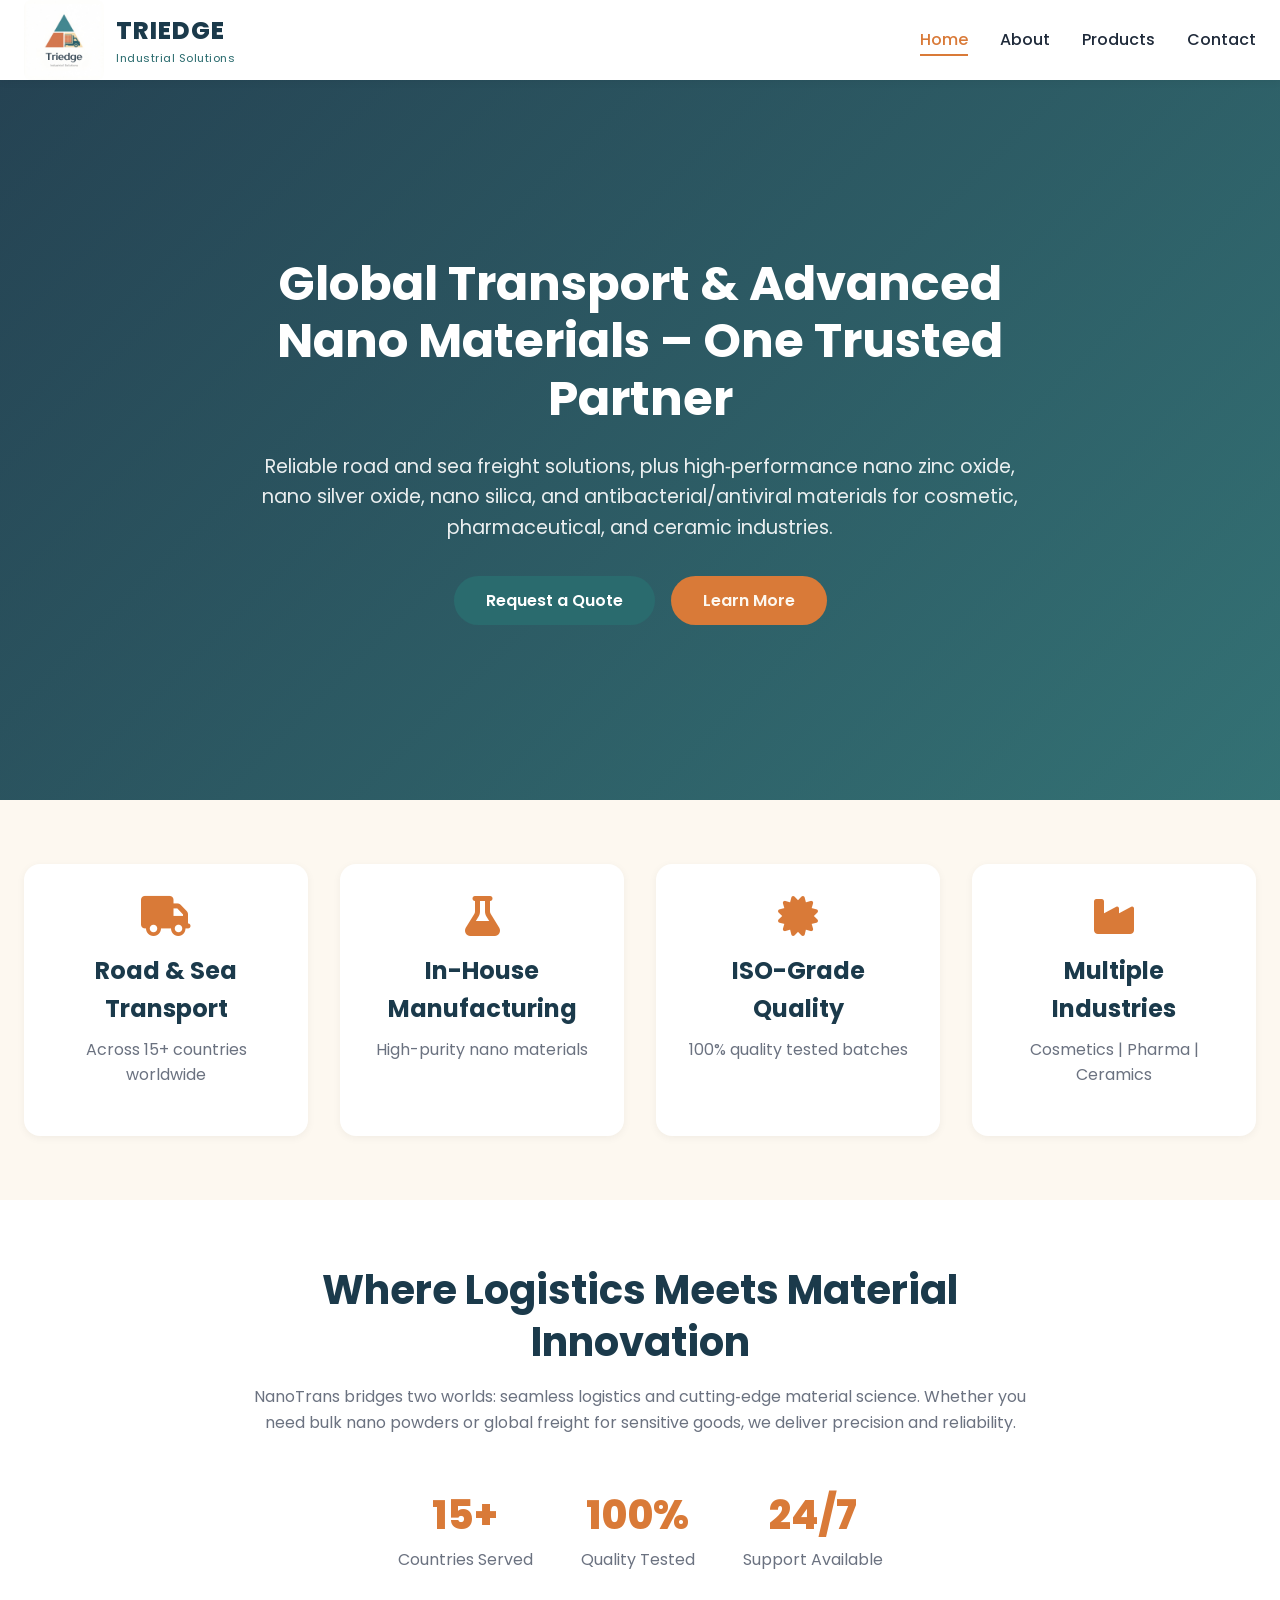
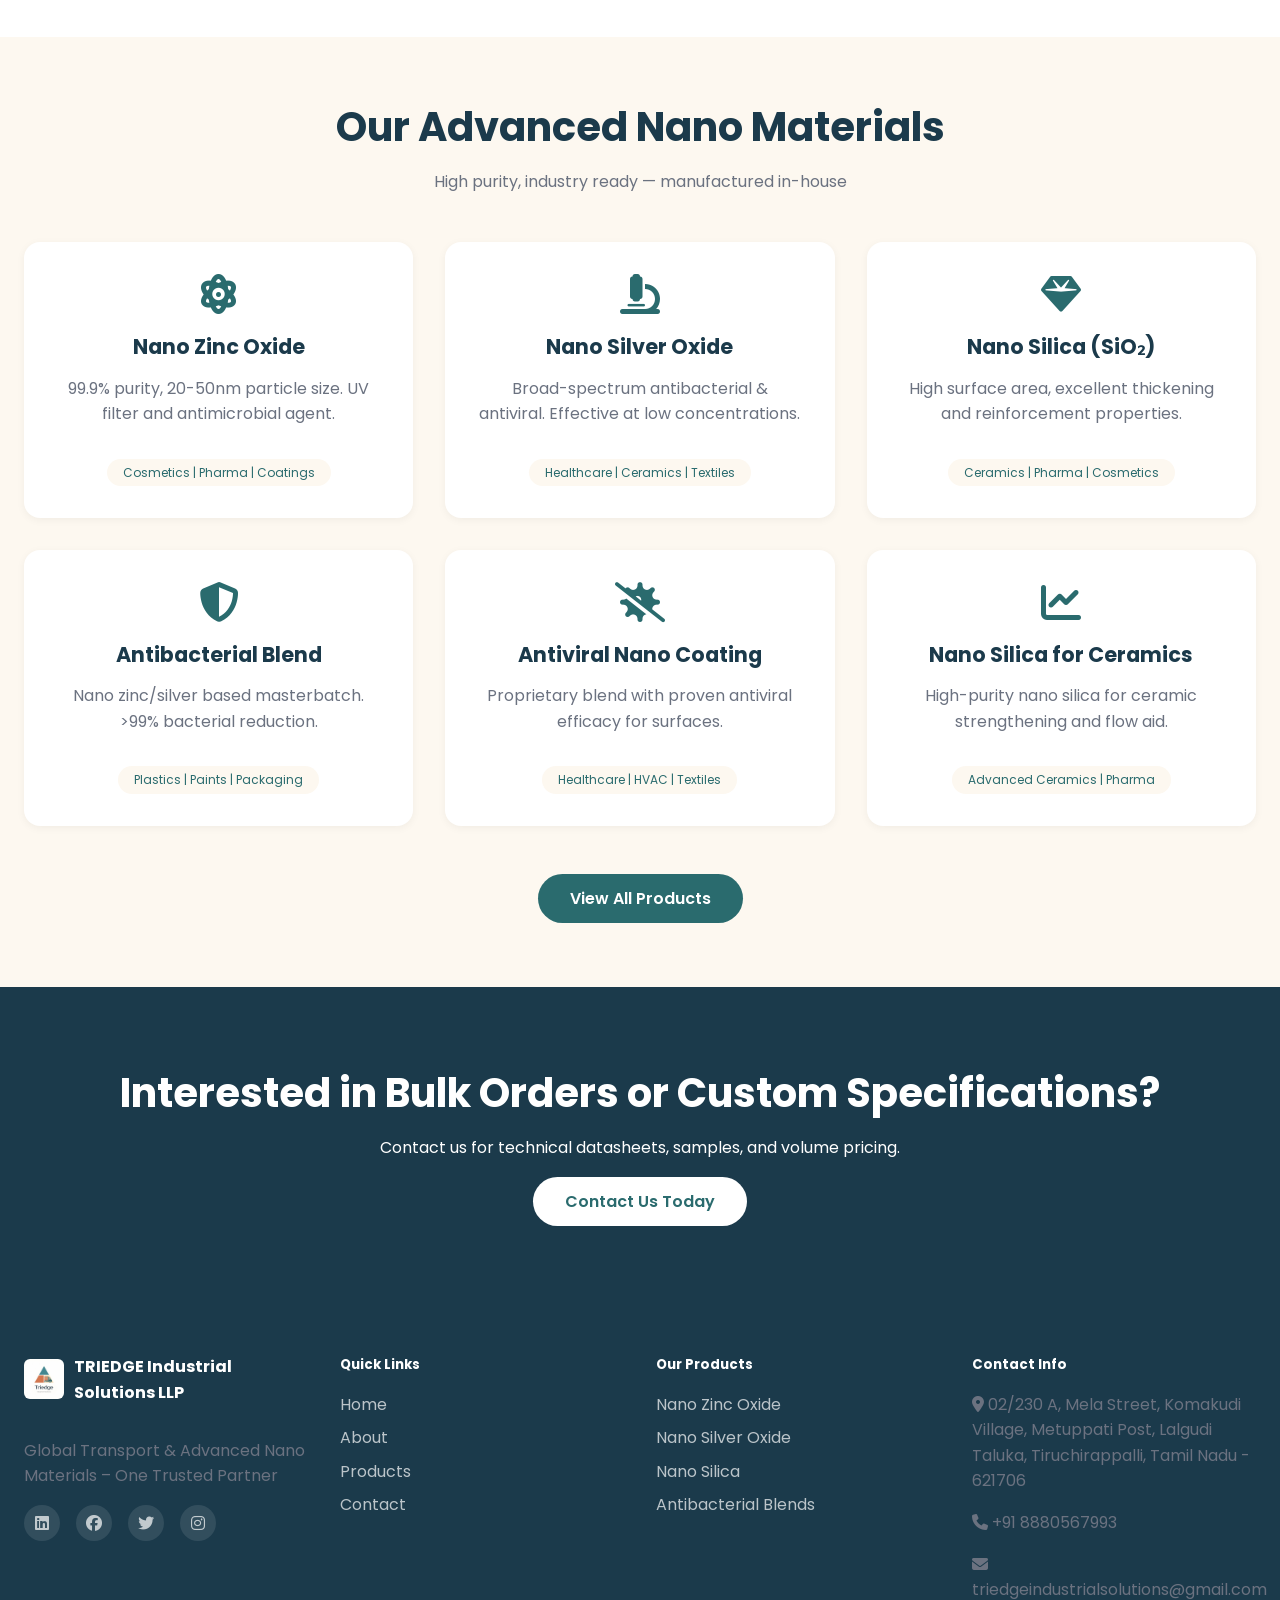
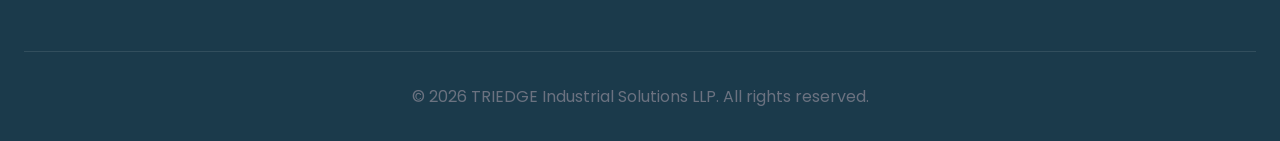
<file: index.html>
<!DOCTYPE html>
<html lang="en">

<head>
  <meta charset="UTF-8" />
  <meta name="viewport" content="width=device-width, initial-scale=1.0" />
  <title>TRIEDGE | Global Transport & Advanced Nano Materials</title>
  <link rel="stylesheet" href="css/style.css" />
  <link href="https://cdnjs.cloudflare.com/ajax/libs/font-awesome/6.4.0/css/all.min.css" rel="stylesheet" />
  <link href="https://fonts.googleapis.com/css2?family=Poppins:wght@300;400;600;700;800&display=swap"
    rel="stylesheet" />
  <link rel="shortcut icon" href="assets/images/image.png" type="image/x-icon">
</head>

<body>
  <nav class="navbar">
    <div class="nav-container">
      <a href="index.html">
        <div class="nav-logo">
          <img src="assets/images/logo.jpeg" alt="TRIEDGE Logo" class="logo-img"
            onerror="this.src='https://via.placeholder.com/50x50?text=T'">
          <div class="logo-text">
            <span class="logo-main">TRIEDGE</span>
            <span class="logo-sub">Industrial Solutions</span>
          </div>
        </div>
      </a>
      <div class="hamburger" id="hamburger">
        <span></span>
        <span></span>
        <span></span>
      </div>
      <ul class="nav-menu" id="navMenu">
        <li><a href="index.html" class="nav-link active">Home</a></li>
        <li><a href="./about.html" class="nav-link">About</a></li>
        <li><a href="products.html" class="nav-link">Products</a></li>
        <li><a href="contact.html" class="nav-link">Contact</a></li>
      </ul>
    </div>
  </nav>

  <!-- Hero Section -->
  <section class="hero">
    <div class="hero-overlay"></div>
    <div class="hero-content">
      <h1 class="hero-title">Global Transport & Advanced Nano Materials – One Trusted Partner</h1>
      <p class="hero-subtitle">Reliable road and sea freight solutions, plus high‑performance nano zinc oxide, nano
        silver oxide, nano silica, and antibacterial/antiviral materials for cosmetic, pharmaceutical, and ceramic
        industries.</p>
      <div class="hero-buttons">
        <a href="contact.html" class="btn btn-primary">Request a Quote</a>
        <a href="about.html" class="btn learnbtn" id="learnbtn">Learn More</a>
      </div>
    </div>
  </section>

  <!-- Key Highlights Section -->
  <section class="highlights">
    <div class="container">
      <div class="highlights-grid">
        <div class="highlight-card">
          <i class="fas fa-truck"></i>
          <h3>Road & Sea Transport</h3>
          <p>Across 15+ countries worldwide</p>
        </div>
        <div class="highlight-card">
          <i class="fas fa-flask"></i>
          <h3>In-House Manufacturing</h3>
          <p>High-purity nano materials</p>
        </div>
        <div class="highlight-card">
          <i class="fas fa-certificate"></i>
          <h3>ISO-Grade Quality</h3>
          <p>100% quality tested batches</p>
        </div>
        <div class="highlight-card">
          <i class="fas fa-industry"></i>
          <h3>Multiple Industries</h3>
          <p>Cosmetics | Pharma | Ceramics</p>
        </div>
      </div>
    </div>
  </section>

  <!-- Brief Intro Section -->
  <section class="intro-section">
    <div class="container">
      <div class="intro-content">
        <h2>Where Logistics Meets Material Innovation</h2>
        <p>NanoTrans bridges two worlds: seamless logistics and cutting‑edge material science. Whether you need bulk
          nano powders or global freight for sensitive goods, we deliver precision and reliability.</p>
        <div class="stats-row">
          <div class="stat-item">
            <span class="stat-number">15+</span>
            <span class="stat-label">Countries Served</span>
          </div>
          <div class="stat-item">
            <span class="stat-number">100%</span>
            <span class="stat-label">Quality Tested</span>
          </div>
          <div class="stat-item">
            <span class="stat-number">24/7</span>
            <span class="stat-label">Support Available</span>
          </div>
        </div>
      </div>
    </div>
  </section>

  <!-- Products Preview -->
  <section class="products-preview">
    <div class="container">
      <div class="section-header">
        <h2>Our Advanced Nano Materials</h2>
        <p>High purity, industry ready — manufactured in-house</p>
      </div>
      <div class="products-grid">
        <div class="product-card">
          <div class="product-icon"><i class="fas fa-atom"></i></div>
          <h3>Nano Zinc Oxide</h3>
          <p>99.9% purity, 20-50nm particle size. UV filter and antimicrobial agent.</p>
          <span class="product-tag">Cosmetics | Pharma | Coatings</span>
        </div>
        <div class="product-card">
          <div class="product-icon"><i class="fas fa-microscope"></i></div>
          <h3>Nano Silver Oxide</h3>
          <p>Broad-spectrum antibacterial & antiviral. Effective at low concentrations.</p>
          <span class="product-tag">Healthcare | Ceramics | Textiles</span>
        </div>
        <div class="product-card">
          <div class="product-icon"><i class="fas fa-gem"></i></div>
          <h3>Nano Silica (SiO₂)</h3>
          <p>High surface area, excellent thickening and reinforcement properties.</p>
          <span class="product-tag">Ceramics | Pharma | Cosmetics</span>
        </div>
        <div class="product-card">
          <div class="product-icon"><i class="fas fa-shield-alt"></i></div>
          <h3>Antibacterial Blend</h3>
          <p>Nano zinc/silver based masterbatch. >99% bacterial reduction.</p>
          <span class="product-tag">Plastics | Paints | Packaging</span>
        </div>
        <div class="product-card">
          <div class="product-icon"><i class="fas fa-virus-slash"></i></div>
          <h3>Antiviral Nano Coating</h3>
          <p>Proprietary blend with proven antiviral efficacy for surfaces.</p>
          <span class="product-tag">Healthcare | HVAC | Textiles</span>
        </div>
        <div class="product-card">
          <div class="product-icon"><i class="fas fa-chart-line"></i></div>
          <h3>Nano Silica for Ceramics</h3>
          <p>High-purity nano silica for ceramic strengthening and flow aid.</p>
          <span class="product-tag">Advanced Ceramics | Pharma</span>
        </div>
      </div>
      <div class="products-cta">
        <a href="products.html" class="btn btn-primary">View All Products</a>
      </div>
    </div>
  </section>

  <!-- CTA Section -->
  <section class="cta-section">
    <div class="container">
      <h2>Interested in Bulk Orders or Custom Specifications?</h2>
      <p>Contact us for technical datasheets, samples, and volume pricing.</p>
      <a href="contact.html" class="btn btn-light">Contact Us Today</a>
    </div>
  </section>

  <!-- Footer -->
  <footer class="footer">
    <div class="container">
      <div class="footer-content">
        <div class="footer-section">
          <div class="footer-logo">
            <img src="assets/images/logo.jpeg" alt="TRIEDGE Logo" class="footer-logo-img"
              onerror="this.src='https://via.placeholder.com/40x40?text=T'">
            <h4>TRIEDGE Industrial Solutions LLP</h4>
          </div>
          <p>Global Transport & Advanced Nano Materials – One Trusted Partner</p>
          <div class="social-icons">
            <a href="#"><i class="fab fa-linkedin"></i></a>
            <a href="#"><i class="fab fa-facebook"></i></a>
            <a href="#"><i class="fab fa-twitter"></i></a>
            <a href="#"><i class="fab fa-instagram"></i></a>
          </div>
        </div>
        <div class="footer-section">
          <h5>Quick Links</h5>
          <ul>
            <li><a href="index.html">Home</a></li>
            <li><a href="about.html">About</a></li>
            <li><a href="products.html">Products</a></li>
            <li><a href="contact.html">Contact</a></li>
          </ul>
        </div>
        <div class="footer-section">
          <h5>Our Products</h5>
          <ul>
            <li><a href="products.html">Nano Zinc Oxide</a></li>
            <li><a href="products.html">Nano Silver Oxide</a></li>
            <li><a href="products.html">Nano Silica</a></li>
            <li><a href="products.html">Antibacterial Blends</a></li>
          </ul>
        </div>
        <div class="footer-section">
                    <h5>Contact Info</h5>
                    <p><i class="fas fa-map-marker-alt"></i> 02/230 A, Mela Street, Komakudi Village, Metuppati Post,
                        Lalgudi Taluka, Tiruchirappalli, Tamil Nadu - 621706</p>
                    <p><i class="fas fa-phone"></i> +91 8880567993</p>
                    <p><i class="fas fa-envelope"></i> triedgeindustrialsolutions@gmail.com</p>
                </div>
      </div>
      <div class="footer-bottom">
        <p>&copy; 2026 TRIEDGE Industrial Solutions LLP. All rights reserved.</p>
      </div>
    </div>
  </footer>

  <script src="js/script.js"></script>
</body>

</html>
</file>
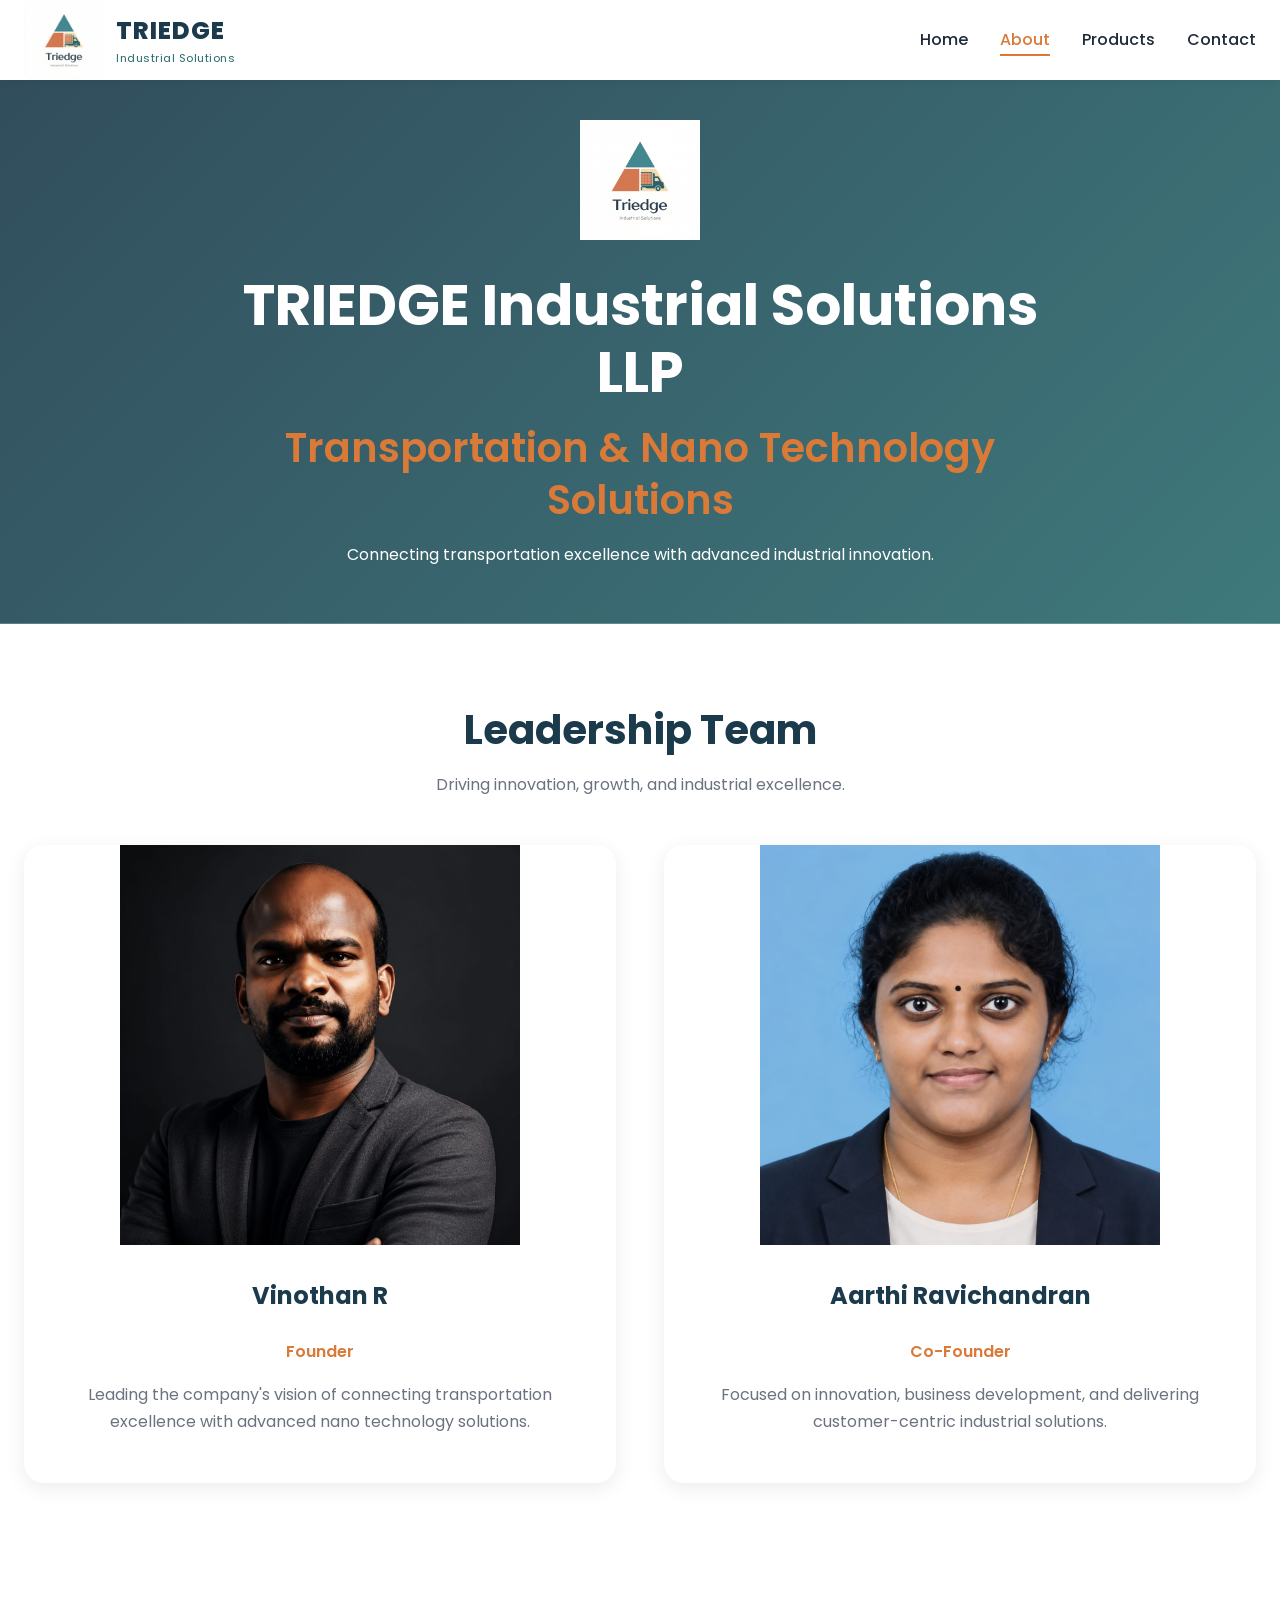
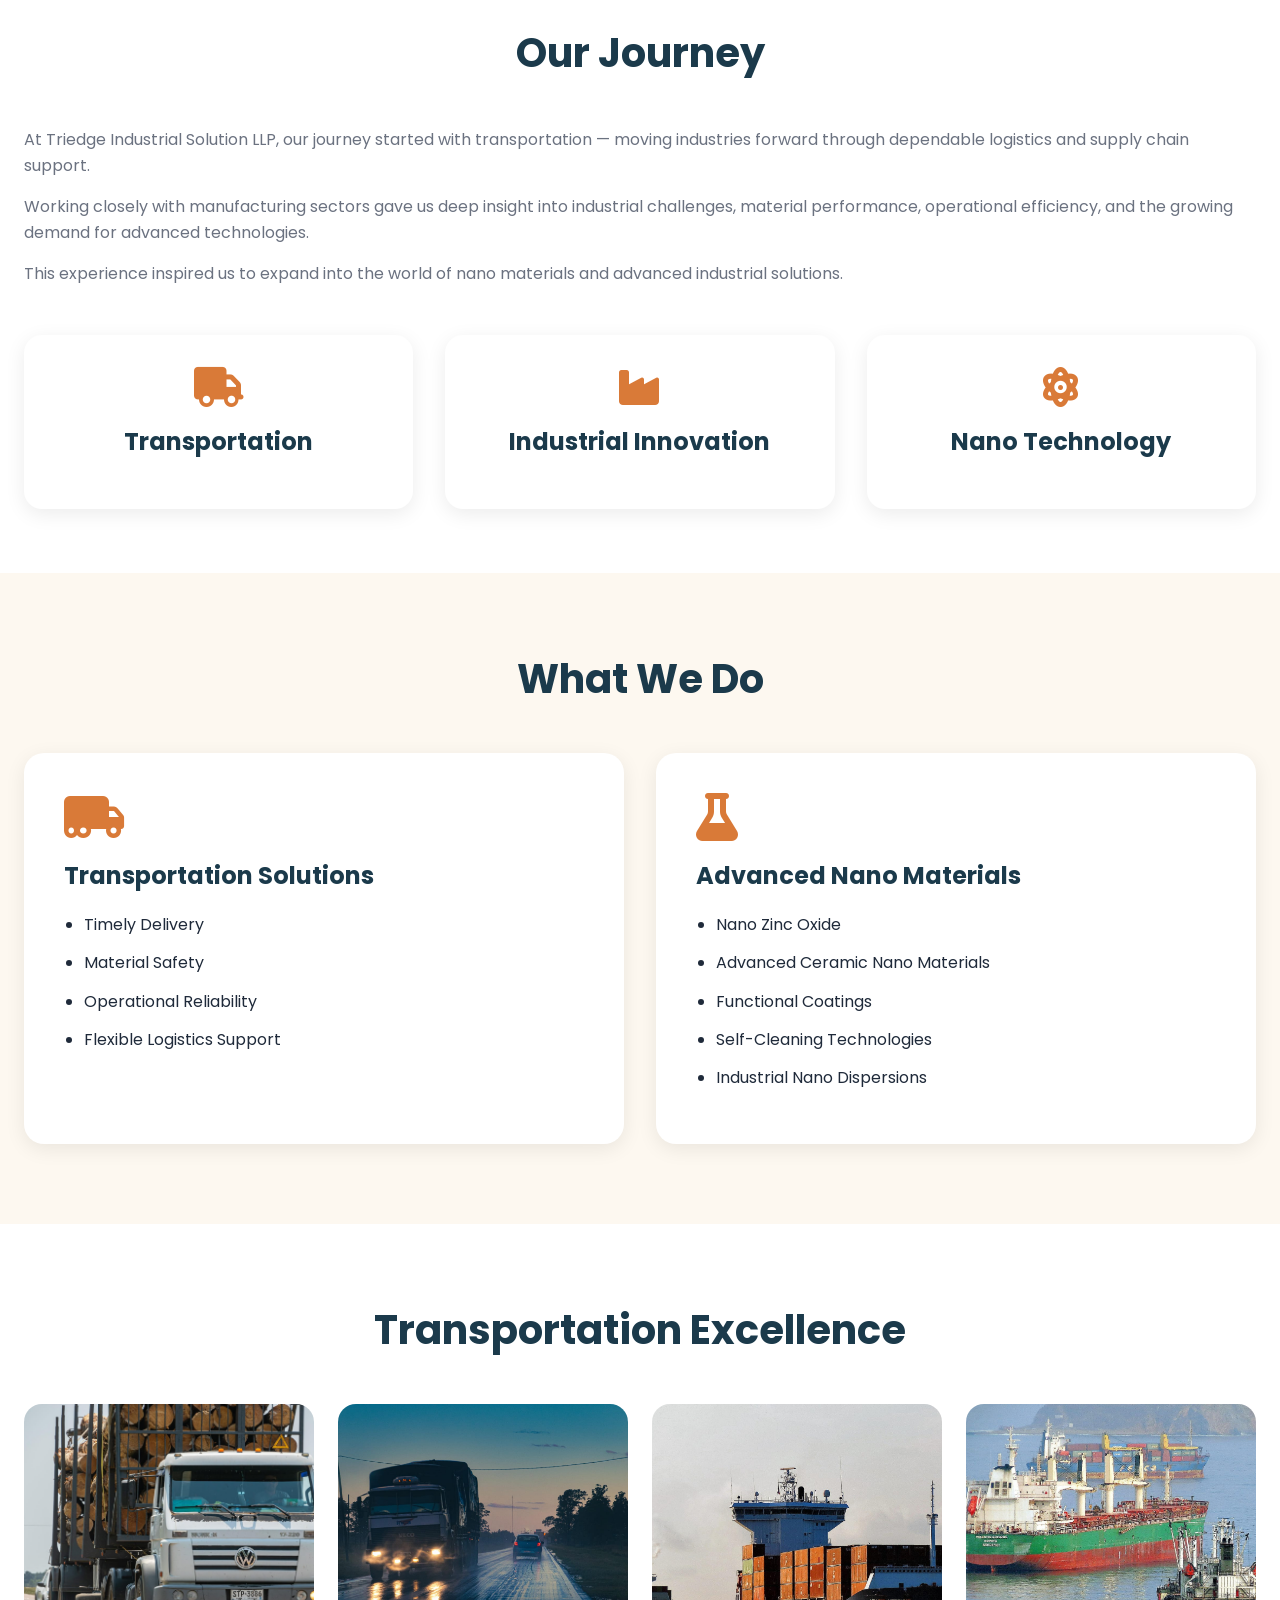
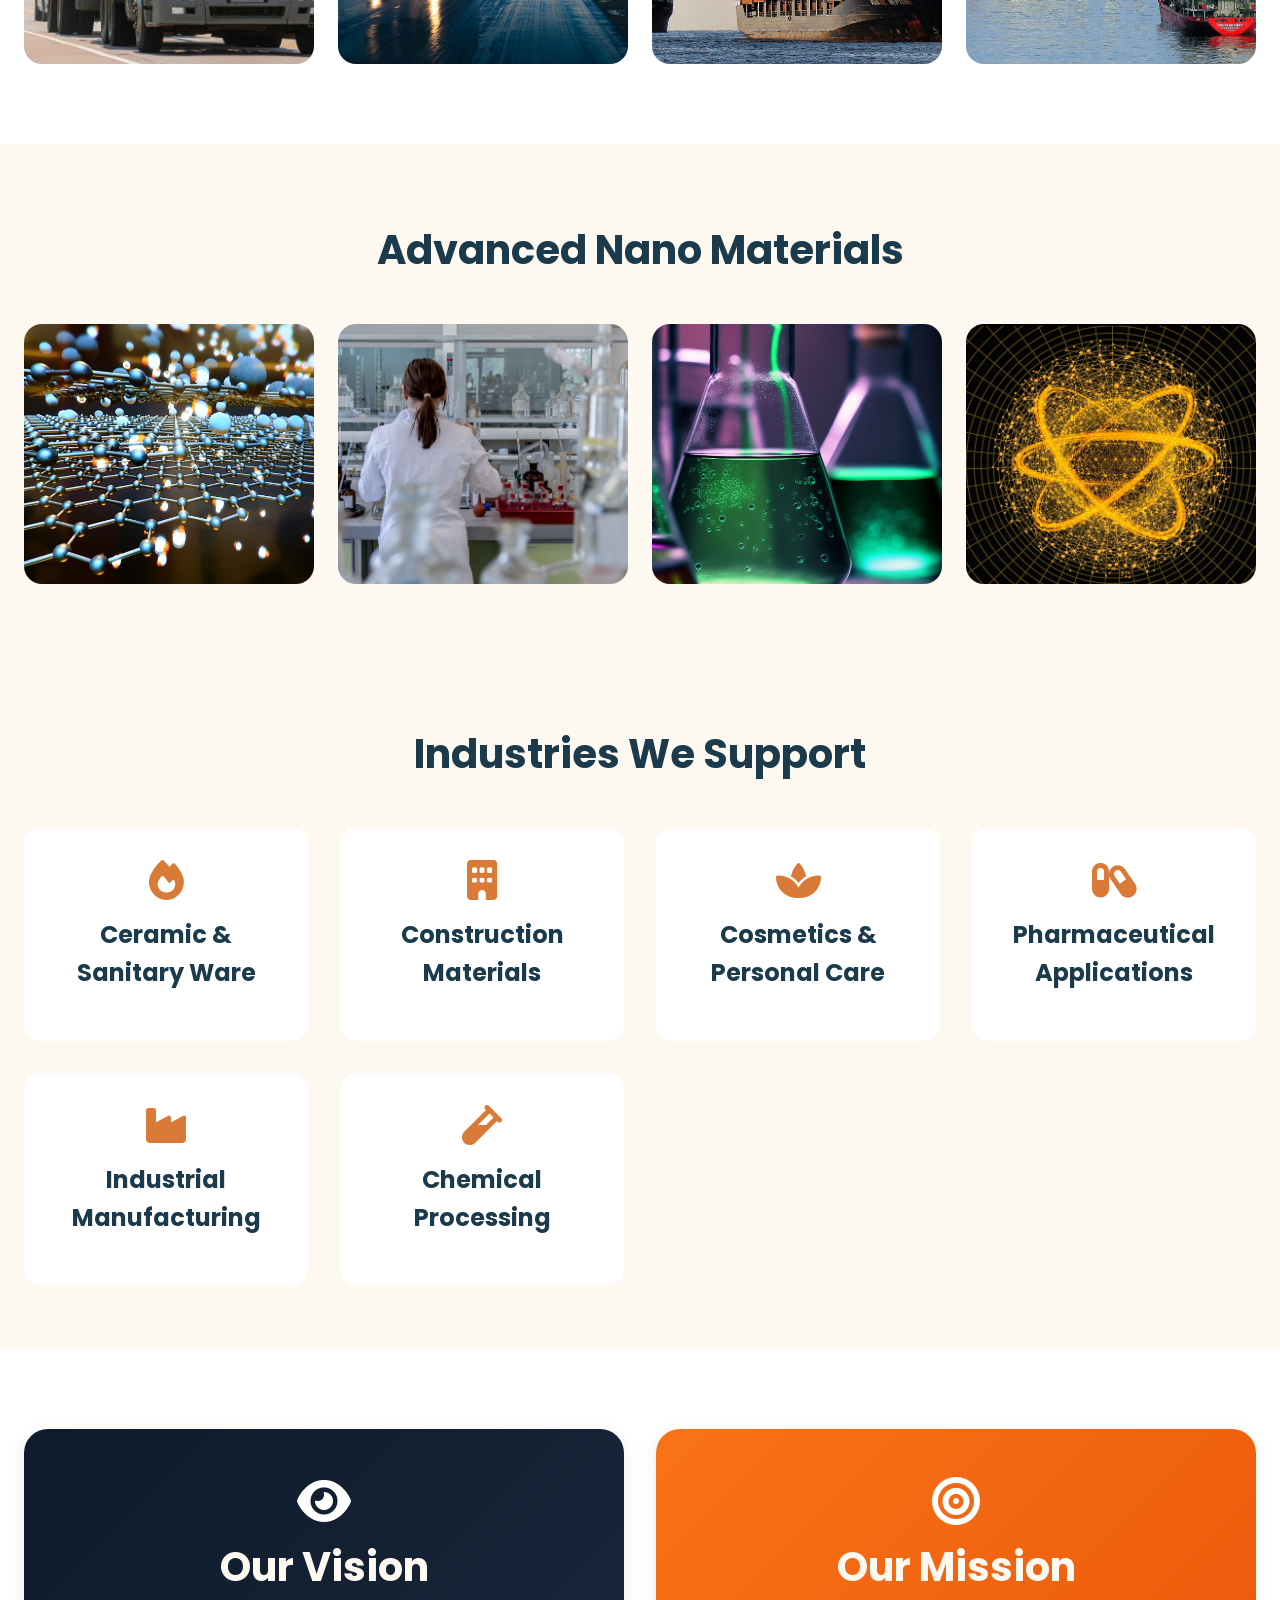
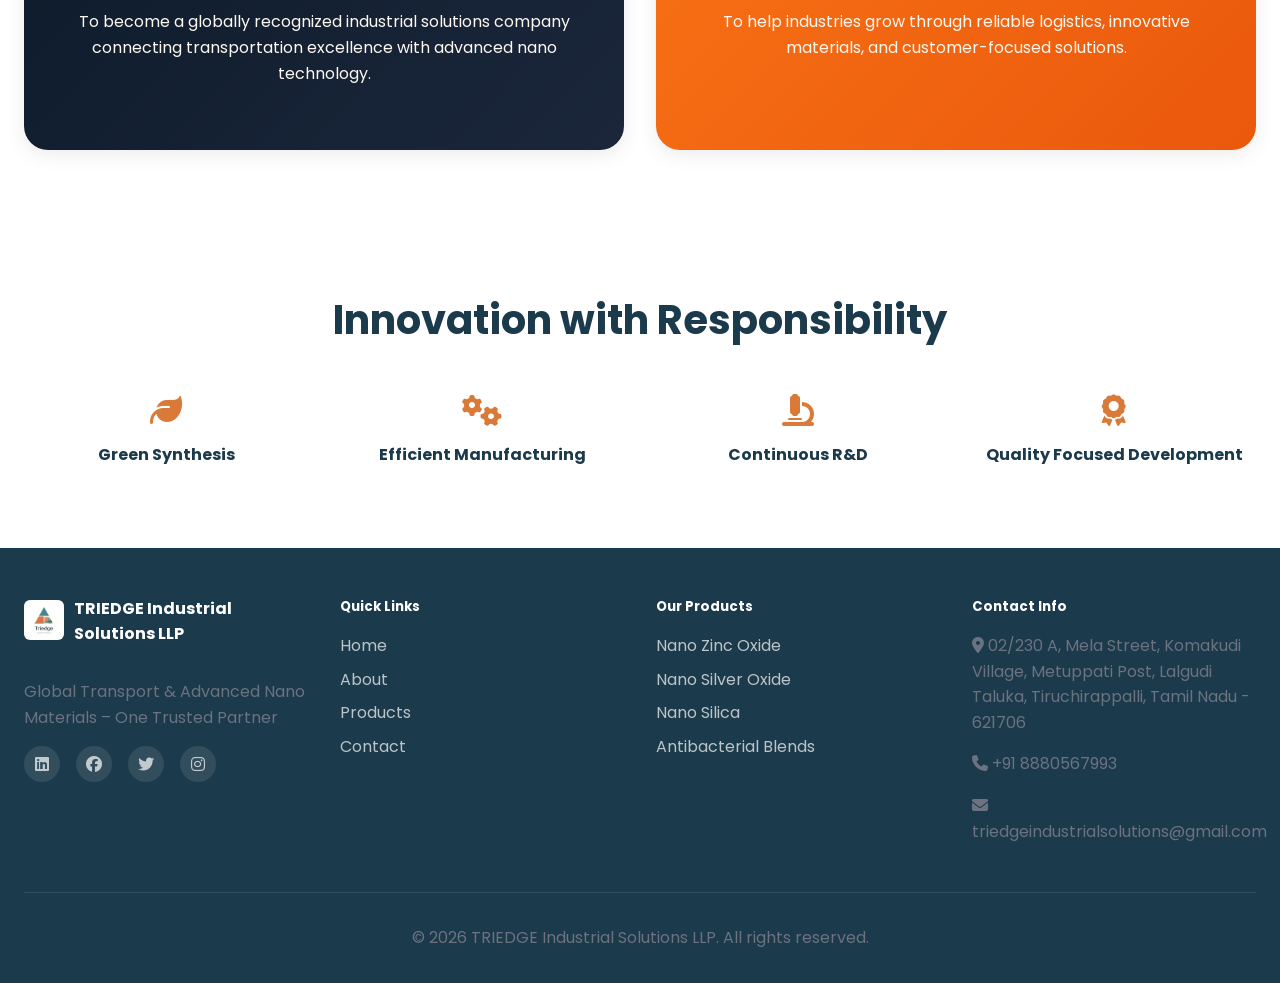
<file: about.html>
<!DOCTYPE html>
<html lang="en">

<head>
    <meta charset="UTF-8" />
    <meta name="viewport" content="width=device-width, initial-scale=1.0" />
    <meta name="description" content="About TRIEDGE - Where Logistics Meets Material Innovation" />
    <title>TRIEDGE | About Us</title>
    <link rel="stylesheet" href="css/style.css" />
    <link href="https://cdnjs.cloudflare.com/ajax/libs/font-awesome/6.4.0/css/all.min.css" rel="stylesheet" />
    <link href="https://fonts.googleapis.com/css2?family=Poppins:wght@300;400;600;700;800&display=swap"
        rel="stylesheet" />
    <link rel="shortcut icon" href="assets/images/image.png" type="image/x-icon">

</head>

<body>
    <nav class="navbar">
        <div class="nav-container">
            <a href="index.html">
                <div class="nav-logo">
                    <img src="assets/images/logo.jpeg" alt="TRIEDGE Logo" class="logo-img"
                        onerror="this.src='https://via.placeholder.com/50x50?text=T'">
                    <div class="logo-text">
                        <span class="logo-main">TRIEDGE</span>
                        <span class="logo-sub">Industrial Solutions</span>
                    </div>
                </div>
            </a>
            <div class="hamburger" id="hamburger">
                <span></span>
                <span></span>
                <span></span>
            </div>
            <ul class="nav-menu" id="navMenu">
                <li><a href="index.html" class="nav-link">Home</a></li>
                <li><a href="./about.html" class="nav-link active">About</a></li>
                <li><a href="products.html" class="nav-link">Products</a></li>
                <li><a href="contact.html" class="nav-link">Contact</a></li>
            </ul>
        </div>
    </nav>

    <!-- HERO SECTION -->
    <section class="page-header">
        <div class="page-header-overlay"></div>

        <div class="hero-content">
            <img src="assets/images/logo.jpeg" alt="TRIEDGE Logo" class="hero-logo">

            <h1>TRIEDGE Industrial Solutions LLP</h1>

            <h2>Transportation & Nano Technology Solutions</h2>

            <p>
                Connecting transportation excellence with advanced industrial innovation.
            </p>
        </div>
    </section>

    <!-- FOUNDERS SECTION -->
    <section class="founders-section">
        <div class="container">

            <div class="section-header">
                <h2>Leadership Team</h2>
                <p>Driving innovation, growth, and industrial excellence.</p>
            </div>

            <div class="founders-grid">

                <!-- Founder -->
                <div class="founder-card">
                    <img src="./assets/images/founder.jpeg" alt="Founder">

                    <h3>Vinothan R</h3>
                    <span>Founder</span>

                    <p>
                        Leading the company's vision of connecting transportation
                        excellence with advanced nano technology solutions.
                    </p>
                </div>

                <!-- Co-Founder -->
                <div class="founder-card">
                    <img src="./assets/images/co-founder.jpeg" alt="Co-Founder">

                    <h3>Aarthi Ravichandran</h3>
                    <span>Co-Founder</span>

                    <p>
                        Focused on innovation, business development, and delivering
                        customer-centric industrial solutions.
                    </p>
                </div>

            </div>

        </div>
    </section>

    <!-- OUR JOURNEY -->
    <section class="about-main">
        <div class="container">

            <div class="section-header">
                <h2>Our Journey</h2>
            </div>

            <p>
                At Triedge Industrial Solution LLP, our journey started with transportation —
                moving industries forward through dependable logistics and supply chain support.
            </p>

            <p>
                Working closely with manufacturing sectors gave us deep insight into industrial
                challenges, material performance, operational efficiency, and the growing demand
                for advanced technologies.
            </p>

            <p>
                This experience inspired us to expand into the world of nano materials and
                advanced industrial solutions.
            </p>

            <div class="journey-points">

                <div class="point-card">
                    <i class="fas fa-truck"></i>
                    <h3>Transportation</h3>
                </div>

                <div class="point-card">
                    <i class="fas fa-industry"></i>
                    <h3>Industrial Innovation</h3>
                </div>

                <div class="point-card">
                    <i class="fas fa-atom"></i>
                    <h3>Nano Technology</h3>
                </div>

            </div>

        </div>
    </section>

    <!-- WHAT WE DO -->
    <section class="services-section">
        <div class="container">

            <div class="section-header">
                <h2>What We Do</h2>
            </div>

            <div class="services-grid">

                <div class="service-card">
                    <i class="fas fa-truck-moving"></i>

                    <h3>Transportation Solutions</h3>

                    <ul>
                        <li>Timely Delivery</li>
                        <li>Material Safety</li>
                        <li>Operational Reliability</li>
                        <li>Flexible Logistics Support</li>
                    </ul>
                </div>

                <div class="service-card">
                    <i class="fas fa-flask"></i>

                    <h3>Advanced Nano Materials</h3>

                    <ul>
                        <li>Nano Zinc Oxide</li>
                        <li>Advanced Ceramic Nano Materials</li>
                        <li>Functional Coatings</li>
                        <li>Self-Cleaning Technologies</li>
                        <li>Industrial Nano Dispersions</li>
                    </ul>
                </div>

            </div>

        </div>
    </section>

    <!-- TRANSPORT GALLERY -->
    <section class="gallery-section">
        <div class="container">

            <div class="section-header">
                <h2>Transportation Excellence</h2>
            </div>

            <div class="gallery-grid">

                <img src="./assets/images/1.jpeg" alt="Fleet">

                <img src="./assets/images/2.jpeg" alt="Warehouse">

                <img src="./assets/images/3.jpeg" alt="Logistics">

                <img src="./assets/images/4.jpeg" alt="Transport">

            </div>

        </div>
    </section>

    <!-- NANO MATERIALS -->
    <section class="gallery-section nano-section">
        <div class="container">

            <div class="section-header">
                <h2>Advanced Nano Materials</h2>
            </div>

            <div class="gallery-grid">

                <img src="./assets/images/5.jpeg" alt="Nano">

                <img src="./assets/images/6.jpeg" alt="Research">

                <img src="./assets/images/7.jpeg" alt="Lab">

                <img src="./assets/images/8.jpeg" alt="Materials">

            </div>

        </div>
    </section>

    <!-- INDUSTRIES -->
    <section class="industries-we-serve">
        <div class="container">

            <div class="section-header">
                <h2>Industries We Support</h2>
            </div>

            <div class="industries-grid">

                <div class="industry-item">
                    <i class="fas fa-fire"></i>
                    <h3>Ceramic & Sanitary Ware</h3>
                </div>

                <div class="industry-item">
                    <i class="fas fa-building"></i>
                    <h3>Construction Materials</h3>
                </div>

                <div class="industry-item">
                    <i class="fas fa-spa"></i>
                    <h3>Cosmetics & Personal Care</h3>
                </div>

                <div class="industry-item">
                    <i class="fas fa-capsules"></i>
                    <h3>Pharmaceutical Applications</h3>
                </div>

                <div class="industry-item">
                    <i class="fas fa-industry"></i>
                    <h3>Industrial Manufacturing</h3>
                </div>

                <div class="industry-item">
                    <i class="fas fa-vial"></i>
                    <h3>Chemical Processing</h3>
                </div>

            </div>

        </div>
    </section>

    <!-- VISION & MISSION -->
    <section class="vision-mission-section">

        <div class="container">

            <div class="vision-mission-grid">

                <div class="vision-card">
                    <i class="fas fa-eye"></i>

                    <h2>Our Vision</h2>

                    <p>
                        To become a globally recognized industrial solutions company
                        connecting transportation excellence with advanced nano technology.
                    </p>
                </div>

                <div class="mission-card">
                    <i class="fas fa-bullseye"></i>

                    <h2>Our Mission</h2>

                    <p>
                        To help industries grow through reliable logistics,
                        innovative materials, and customer-focused solutions.
                    </p>
                </div>

            </div>

        </div>

    </section>

    <!-- RESPONSIBILITY -->
    <section class="commitment-section">
        <div class="container">

            <div class="section-header">
                <h2>Innovation with Responsibility</h2>
            </div>

            <div class="commitment-grid">

                <div class="commitment-item">
                    <i class="fas fa-leaf"></i>
                    <h4>Green Synthesis</h4>
                </div>

                <div class="commitment-item">
                    <i class="fas fa-cogs"></i>
                    <h4>Efficient Manufacturing</h4>
                </div>

                <div class="commitment-item">
                    <i class="fas fa-microscope"></i>
                    <h4>Continuous R&D</h4>
                </div>

                <div class="commitment-item">
                    <i class="fas fa-award"></i>
                    <h4>Quality Focused Development</h4>
                </div>

            </div>

        </div>
    </section>

    <footer class="footer">
        <div class="container">
            <div class="footer-content">
                <div class="footer-section">
                    <div class="footer-logo">
                        <img src="assets/images/logo.jpeg" alt="TRIEDGE Logo" class="footer-logo-img"
                            onerror="this.src='https://via.placeholder.com/40x40?text=T'">
                        <h4>TRIEDGE Industrial Solutions LLP</h4>
                    </div>
                    <p>Global Transport & Advanced Nano Materials – One Trusted Partner</p>
                    <div class="social-icons">
                        <a href="#"><i class="fab fa-linkedin"></i></a>
                        <a href="#"><i class="fab fa-facebook"></i></a>
                        <a href="#"><i class="fab fa-twitter"></i></a>
                        <a href="#"><i class="fab fa-instagram"></i></a>
                    </div>
                </div>
                <div class="footer-section">
                    <h5>Quick Links</h5>
                    <ul>
                        <li><a href="index.html">Home</a></li>
                        <li><a href="about.html">About</a></li>
                        <li><a href="products.html">Products</a></li>
                        <li><a href="contact.html">Contact</a></li>
                    </ul>
                </div>
                <div class="footer-section">
                    <h5>Our Products</h5>
                    <ul>
                        <li><a href="products.html">Nano Zinc Oxide</a></li>
                        <li><a href="products.html">Nano Silver Oxide</a></li>
                        <li><a href="products.html">Nano Silica</a></li>
                        <li><a href="products.html">Antibacterial Blends</a></li>
                    </ul>
                </div>
                <div class="footer-section">
                    <h5>Contact Info</h5>
                    <p><i class="fas fa-map-marker-alt"></i> 02/230 A, Mela Street, Komakudi Village, Metuppati Post,
                        Lalgudi Taluka, Tiruchirappalli, Tamil Nadu - 621706</p>
                    <p><i class="fas fa-phone"></i> +91 8880567993</p>
                    <p><i class="fas fa-envelope"></i> triedgeindustrialsolutions@gmail.com</p>
                </div>
            </div>
            <div class="footer-bottom">
                <p>&copy; 2026 TRIEDGE Industrial Solutions LLP. All rights reserved.</p>
            </div>
        </div>
    </footer>

    <script src="js/script.js"></script>
</body>

</html>
</file>
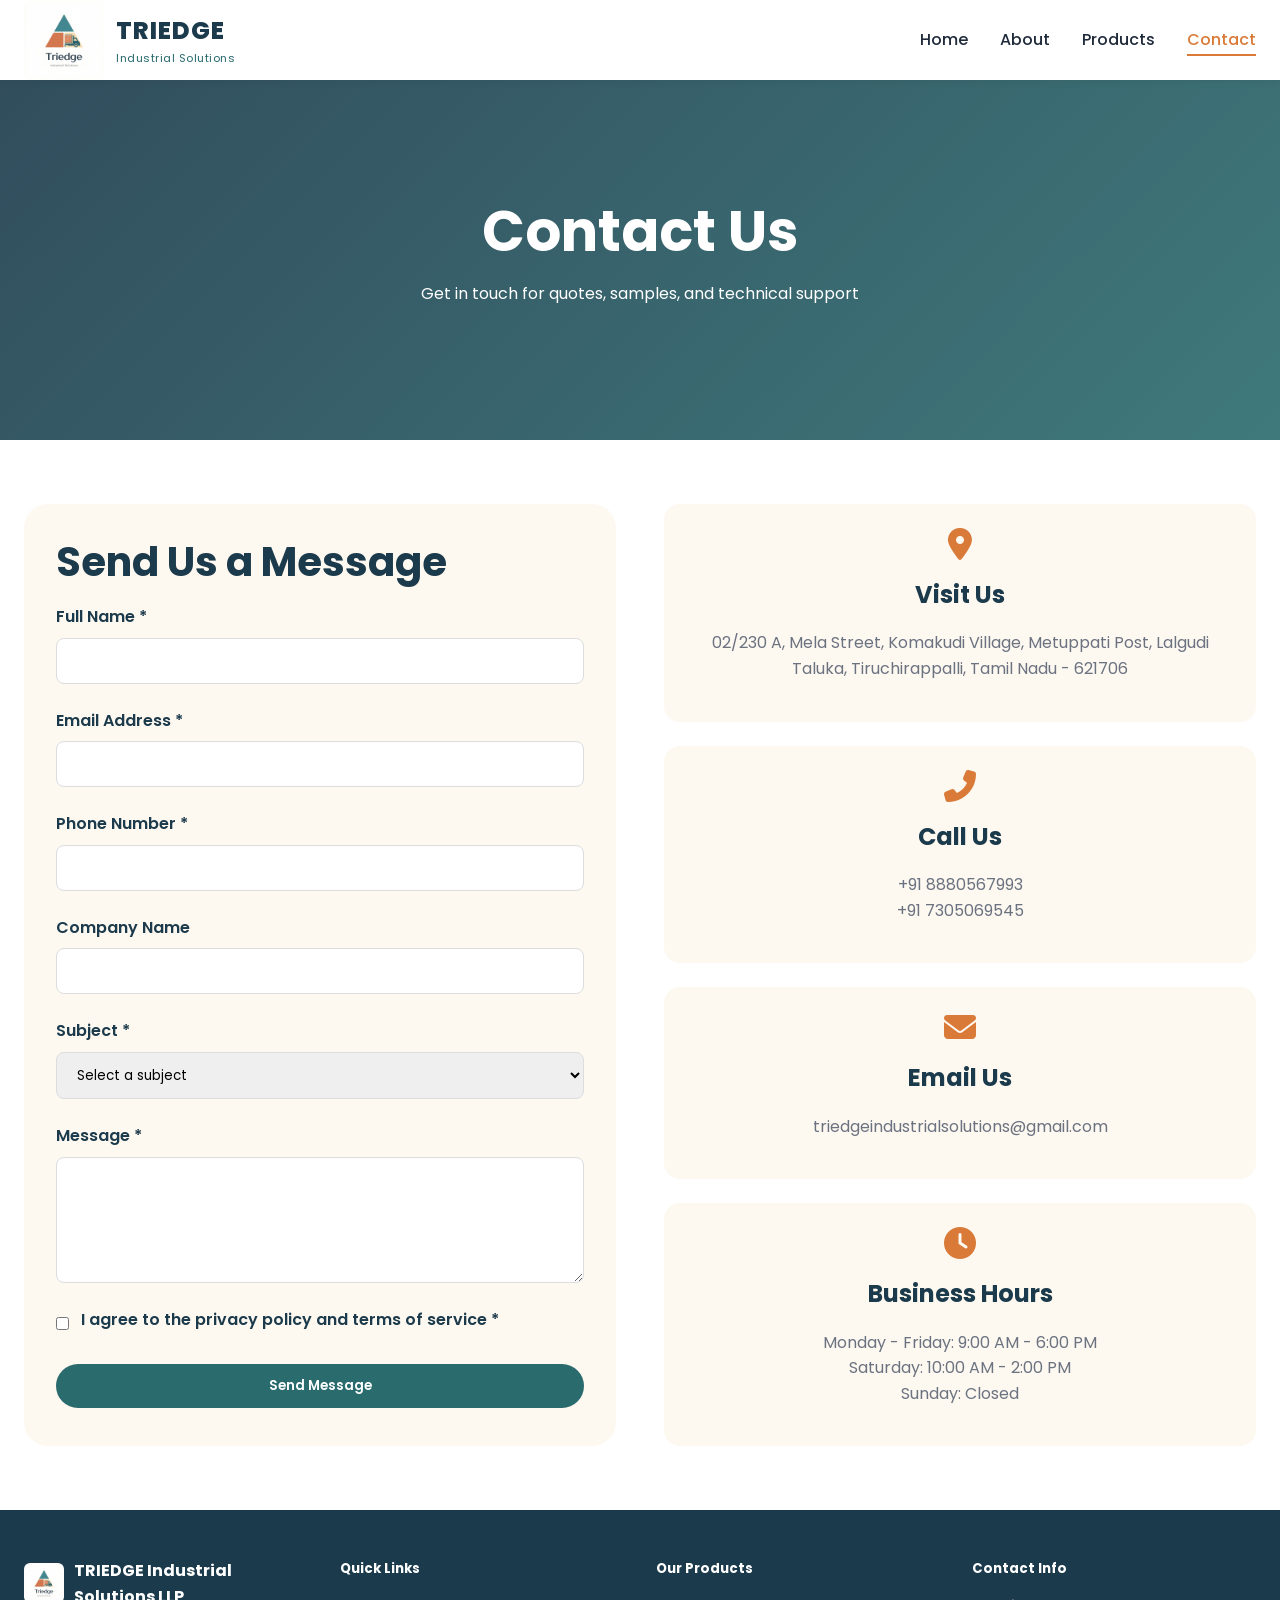
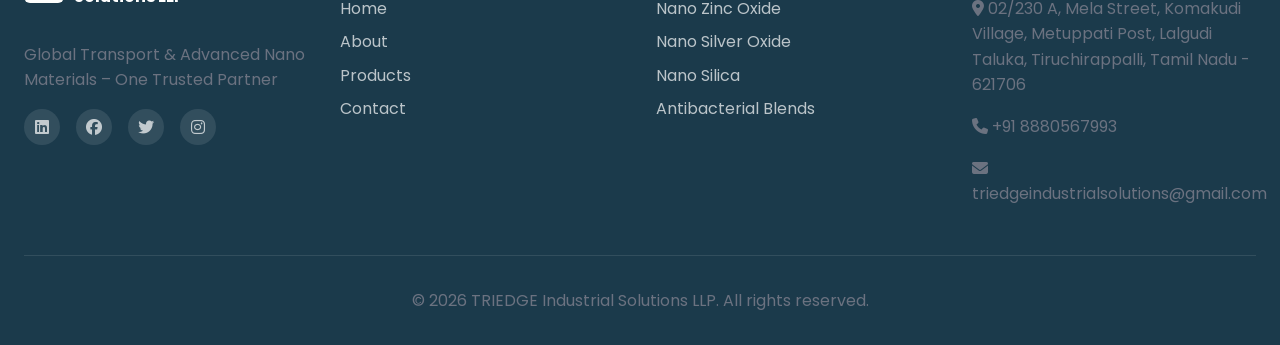
<file: contact.html>
<!DOCTYPE html>
<html lang="en">

<head>
    <meta charset="UTF-8" />
    <meta name="viewport" content="width=device-width, initial-scale=1.0" />
    <title>TRIEDGE | Contact Us</title>
    <link rel="stylesheet" href="css/style.css" />
    <link href="https://cdnjs.cloudflare.com/ajax/libs/font-awesome/6.4.0/css/all.min.css" rel="stylesheet" />
    <link href="https://fonts.googleapis.com/css2?family=Poppins:wght@300;400;600;700;800&display=swap"
        rel="stylesheet" />
    <link rel="shortcut icon" href="assets/images/image.png" type="image/x-icon">

</head>

<body>
    <nav class="navbar">
        <div class="nav-container">
            <a href="index.html">
                <div class="nav-logo">
                    <img src="assets/images/logo.jpeg" alt="TRIEDGE Logo" class="logo-img"
                        onerror="this.src='https://via.placeholder.com/50x50?text=T'">
                    <div class="logo-text">
                        <span class="logo-main">TRIEDGE</span>
                        <span class="logo-sub">Industrial Solutions</span>
                    </div>
                </div>
            </a>
            <div class="hamburger" id="hamburger">
                <span></span>
                <span></span>
                <span></span>
            </div>
            <ul class="nav-menu" id="navMenu">
                <li><a href="index.html" class="nav-link">Home</a></li>
                <li><a href="about.html" class="nav-link">About</a></li>
                <li><a href="products.html" class="nav-link">Products</a></li>
                <li><a href="contact.html" class="nav-link active">Contact</a></li>
            </ul>
        </div>
    </nav>

    <section class="page-header">
        <div class="page-header-overlay"></div>
        <div class="container">
            <h1>Contact Us</h1>
            <p>Get in touch for quotes, samples, and technical support</p>
        </div>
    </section>

    <section class="contact-section">
        <div class="container">
            <div class="contact-grid">
                <div class="contact-form-container">
                    <h2>Send Us a Message</h2>
                    <form id="contactForm" class="contact-form">
                        <div class="form-group">
                            <label for="fullName">Full Name *</label>
                            <input type="text" id="fullName" name="fullName" required>
                            <div class="error-message" id="nameError"></div>
                        </div>
                        <div class="form-group">
                            <label for="email">Email Address *</label>
                            <input type="email" id="email" name="email" required>
                            <div class="error-message" id="emailError"></div>
                        </div>
                        <div class="form-group">
                            <label for="phone">Phone Number *</label>
                            <input type="tel" id="phone" name="phone" required>
                            <div class="error-message" id="phoneError"></div>
                        </div>
                        <div class="form-group">
                            <label for="company">Company Name</label>
                            <input type="text" id="company" name="company">
                        </div>
                        <div class="form-group">
                            <label for="subject">Subject *</label>
                            <select id="subject" name="subject" required>
                                <option value="">Select a subject</option>
                                <option value="quote">Request a Quote</option>
                                <option value="sample">Request Sample</option>
                                <option value="datasheet">Technical Datasheet</option>
                                <option value="support">Technical Support</option>
                                <option value="general">General Inquiry</option>
                            </select>
                            <div class="error-message" id="subjectError"></div>
                        </div>
                        <div class="form-group">
                            <label for="message">Message *</label>
                            <textarea id="message" name="message" rows="5" required></textarea>
                            <div class="error-message" id="messageError"></div>
                        </div>
                        <div class="form-group checkbox-group">
                            <input type="checkbox" id="agree" name="agree">
                            <label for="agree">I agree to the privacy policy and terms of service *</label>
                            <div class="error-message" id="agreeError"></div>
                        </div>
                        <button type="submit" class="btn btn-primary">Send Message</button>
                    </form>
                    <div id="formSuccess" class="success-message" style="display: none;">
                        <i class="fas fa-check-circle"></i>
                        <h3>Thank You!</h3>
                        <p>Your message has been sent successfully. We will get back to you within 24 hours.</p>
                    </div>
                </div>
                <div class="contact-info-container">
                    <div class="info-card">
                        <i class="fas fa-map-marker-alt"></i>
                        <h3>Visit Us</h3>
                        <p>02/230 A, Mela Street, Komakudi Village, Metuppati Post, Lalgudi Taluka, Tiruchirappalli,
                            Tamil Nadu - 621706</p>
                    </div>
                    <div class="info-card">
                        <i class="fas fa-phone-alt"></i>
                        <h3>Call Us</h3>
                        <p>+91 8880567993<br>+91 7305069545</p>
                    </div>
                    <div class="info-card">
                        <i class="fas fa-envelope"></i>
                        <h3>Email Us</h3>
                        <p>triedgeindustrialsolutions@gmail.com</p>
                    </div>
                    <div class="info-card">
                        <i class="fas fa-clock"></i>
                        <h3>Business Hours</h3>
                        <p>Monday - Friday: 9:00 AM - 6:00 PM<br>Saturday: 10:00 AM - 2:00 PM<br>Sunday: Closed</p>
                    </div>
                </div>
            </div>
        </div>
    </section>

    <footer class="footer">
        <div class="container">
            <div class="footer-content">
                <div class="footer-section">
                    <div class="footer-logo">
                        <img src="assets/images/logo.jpeg" alt="TRIEDGE Logo" class="footer-logo-img"
                            onerror="this.src='https://via.placeholder.com/40x40?text=T'">
                        <h4>TRIEDGE Industrial Solutions LLP</h4>
                    </div>
                    <p>Global Transport & Advanced Nano Materials – One Trusted Partner</p>
                    <div class="social-icons">
                        <a href="#"><i class="fab fa-linkedin"></i></a>
                        <a href="#"><i class="fab fa-facebook"></i></a>
                        <a href="#"><i class="fab fa-twitter"></i></a>
                        <a href="#"><i class="fab fa-instagram"></i></a>
                    </div>
                </div>
                <div class="footer-section">
                    <h5>Quick Links</h5>
                    <ul>
                        <li><a href="index.html">Home</a></li>
                        <li><a href="about.html">About</a></li>
                        <li><a href="products.html">Products</a></li>
                        <li><a href="contact.html">Contact</a></li>
                    </ul>
                </div>
                <div class="footer-section">
                    <h5>Our Products</h5>
                    <ul>
                        <li><a href="products.html">Nano Zinc Oxide</a></li>
                        <li><a href="products.html">Nano Silver Oxide</a></li>
                        <li><a href="products.html">Nano Silica</a></li>
                        <li><a href="products.html">Antibacterial Blends</a></li>
                    </ul>
                </div>
                <div class="footer-section">
                    <h5>Contact Info</h5>
                    <p><i class="fas fa-map-marker-alt"></i> 02/230 A, Mela Street, Komakudi Village, Metuppati Post,
                        Lalgudi Taluka, Tiruchirappalli, Tamil Nadu - 621706</p>
                    <p><i class="fas fa-phone"></i> +91 8880567993</p>
                    <p><i class="fas fa-envelope"></i> triedgeindustrialsolutions@gmail.com</p>
                </div>
            </div>
            <div class="footer-bottom">
                <p>&copy; 2026 TRIEDGE Industrial Solutions LLP. All rights reserved.</p>
            </div>
        </div>
    </footer>

    <script src="js/script.js"></script>
</body>

</html>
</file>
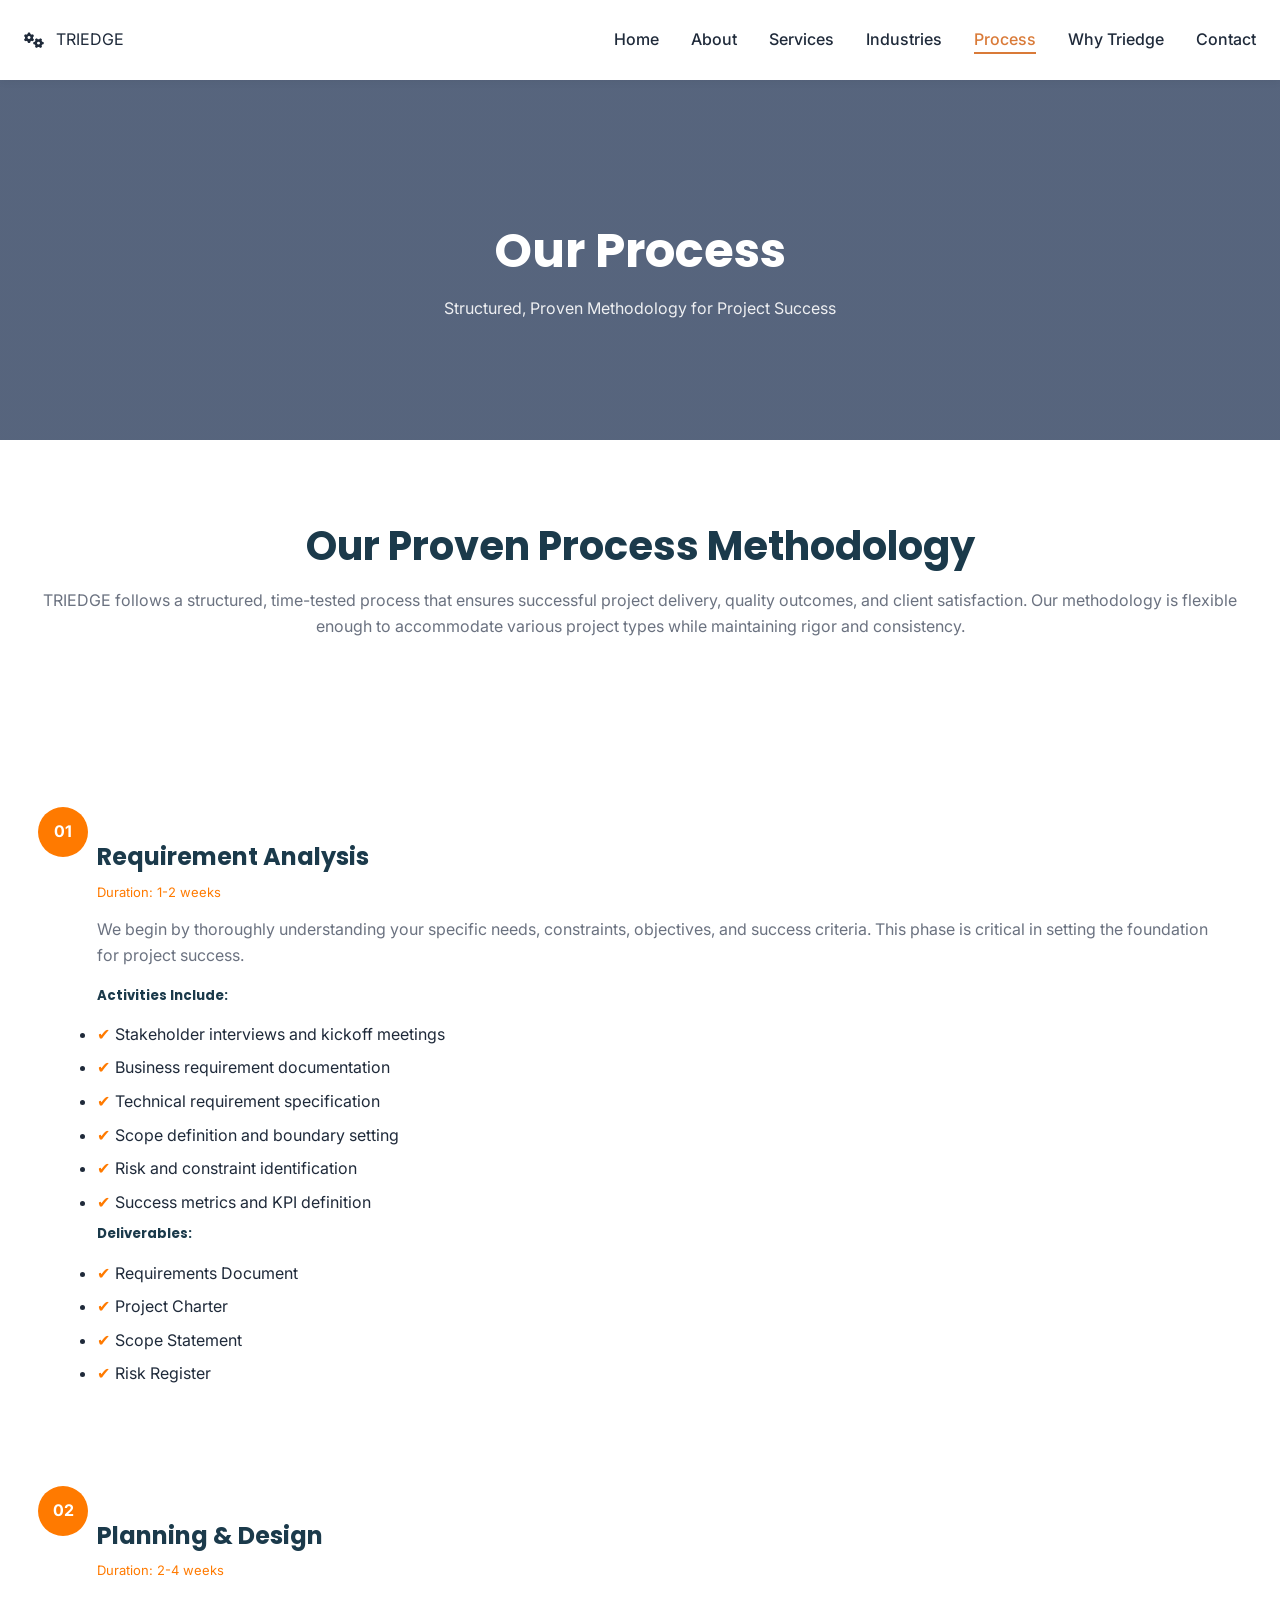
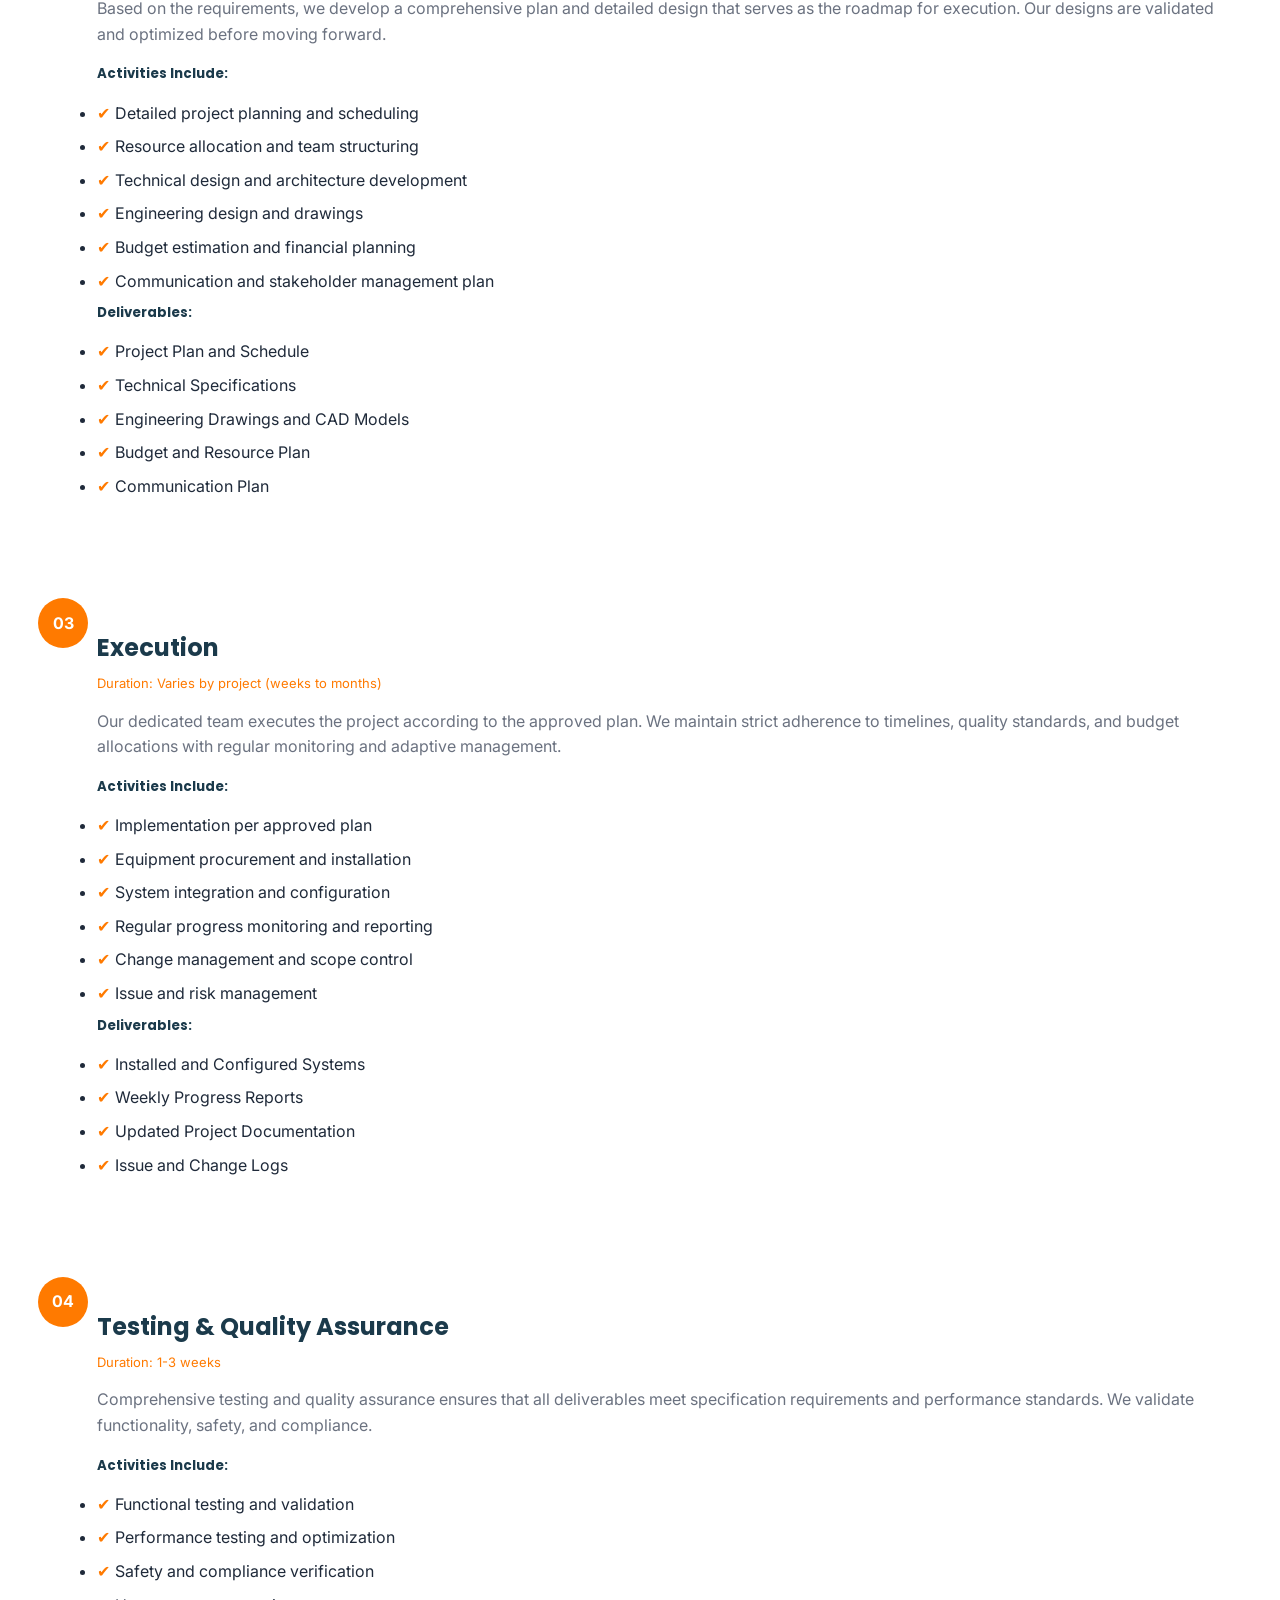
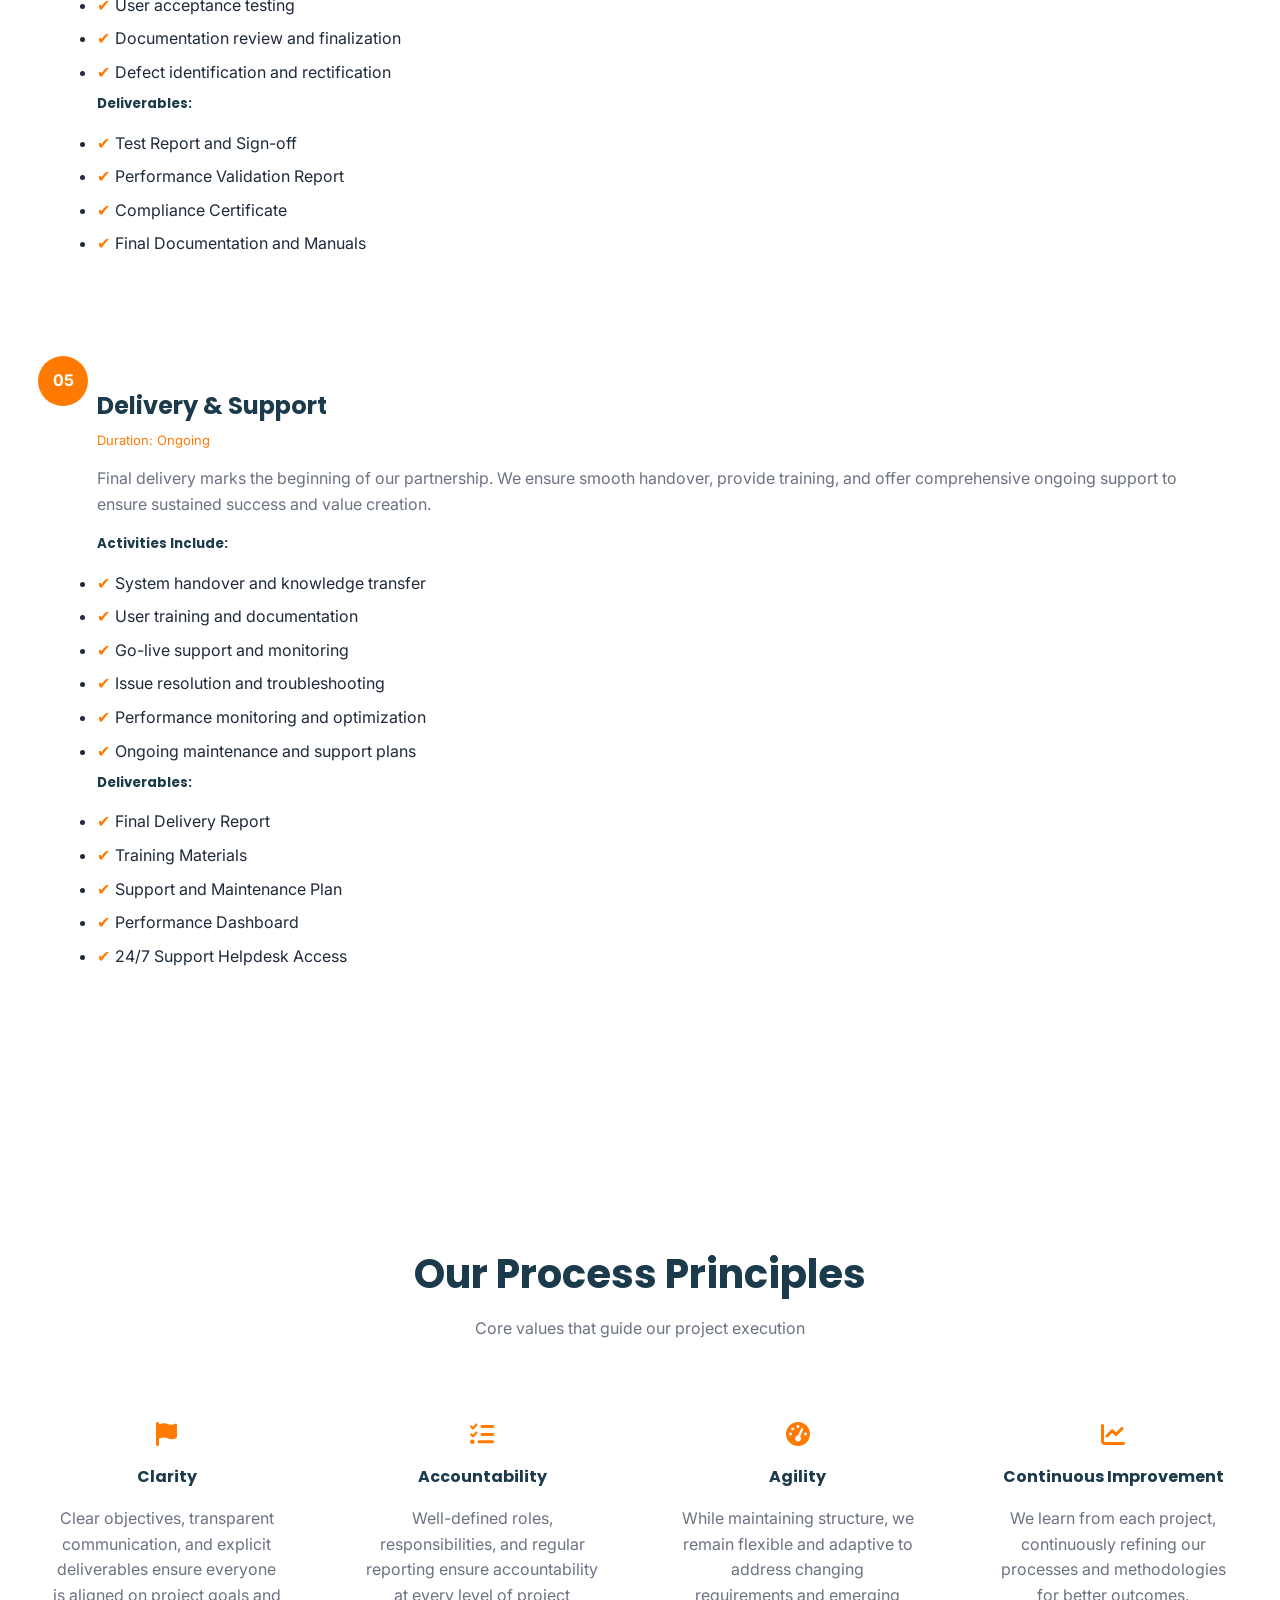
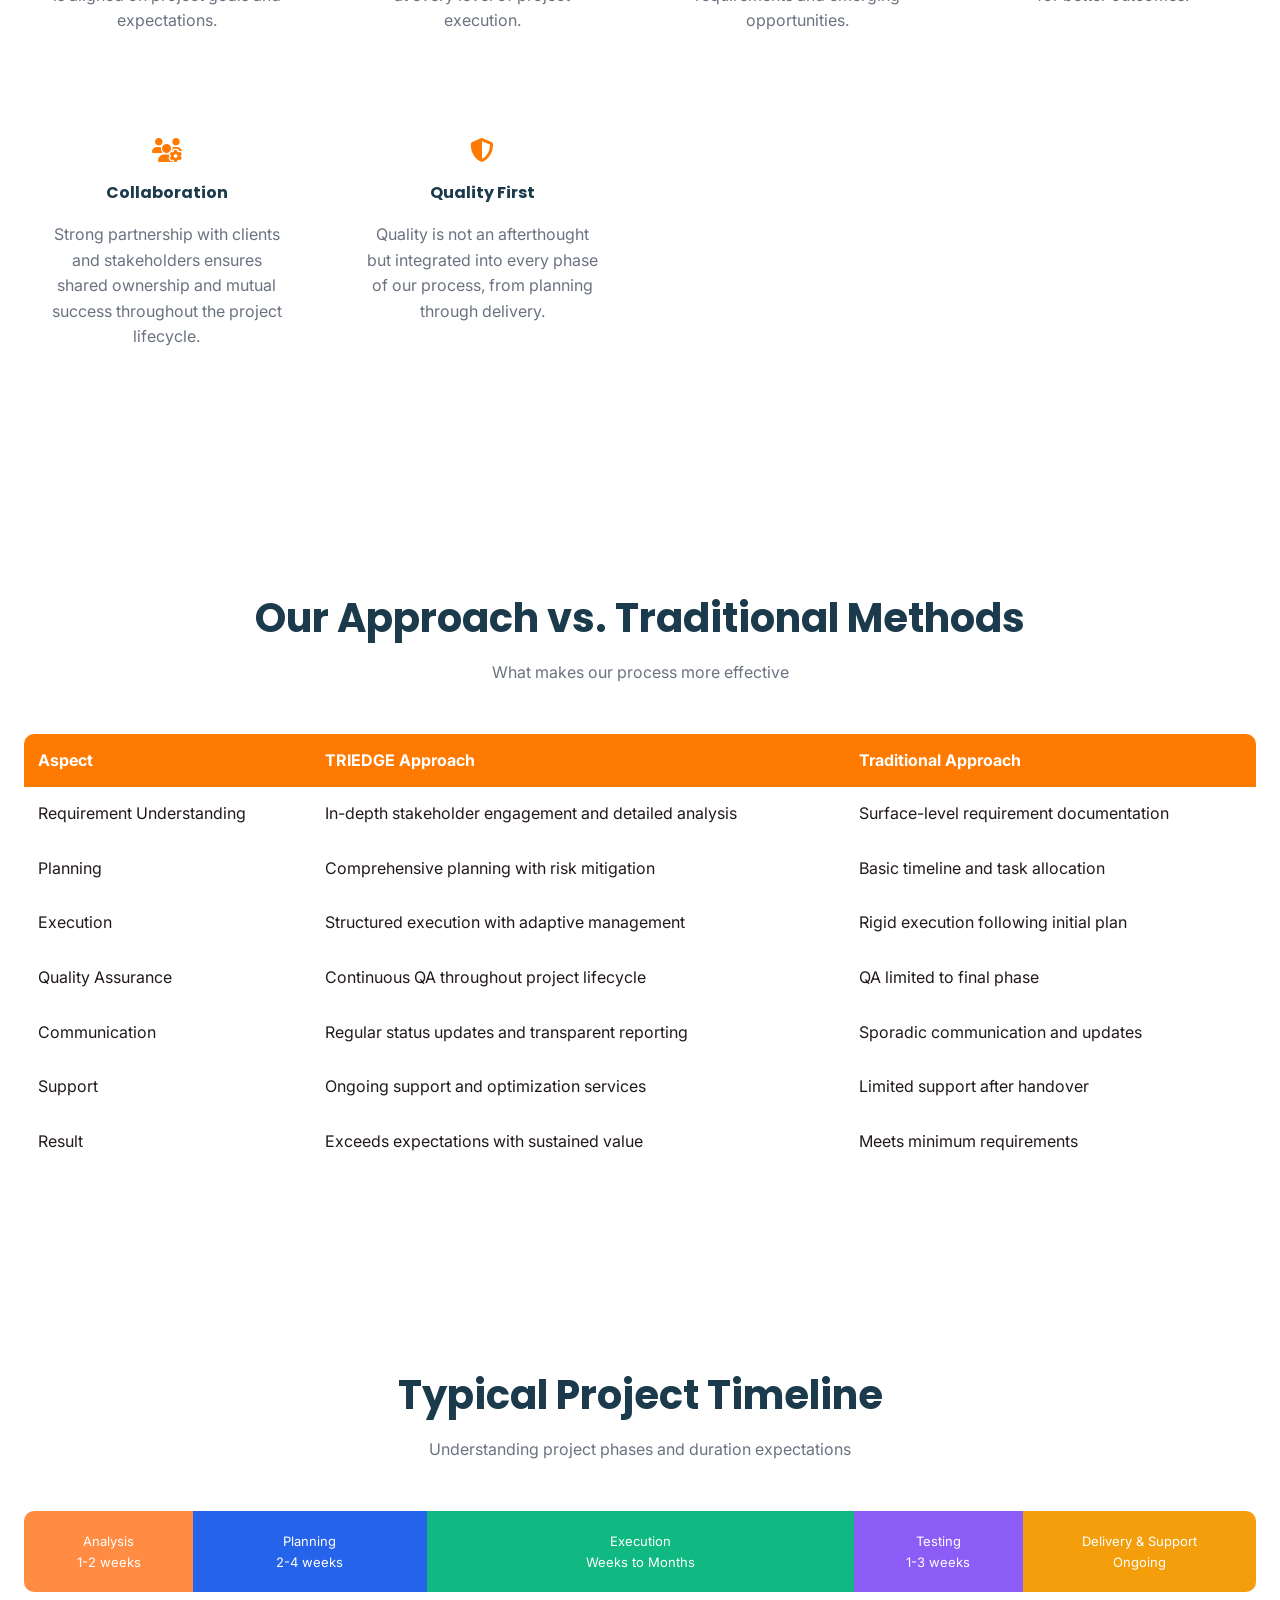
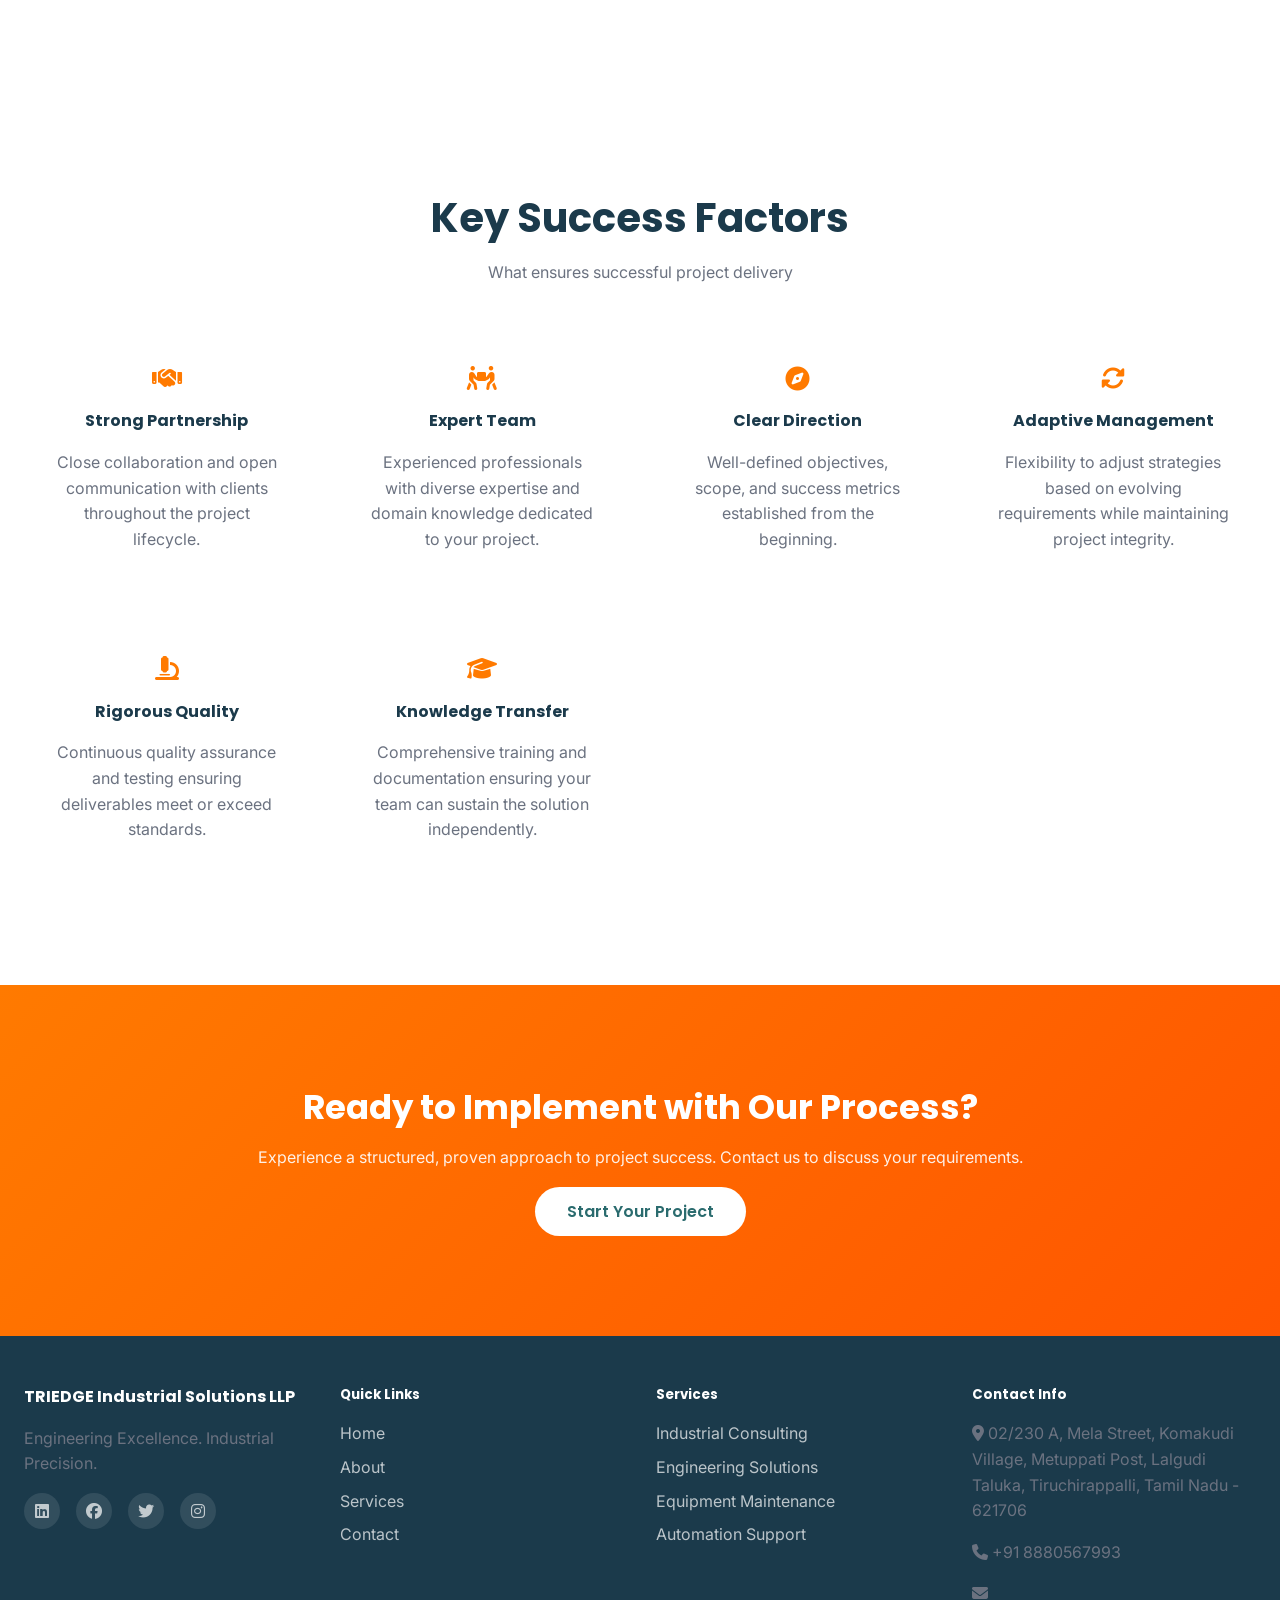
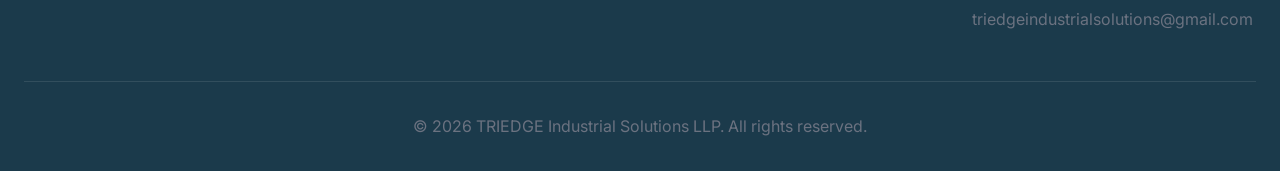
<file: Process.html>
<!doctype html>
<html lang="en">

<head>
  <meta charset="UTF-8" />
  <meta name="viewport" content="width=device-width, initial-scale=1.0" />
  <meta name="description"
    content="TRIEDGE Process Methodology - Requirement Analysis, Planning, Execution, Testing, and Delivery. Our structured approach ensures project success." />
  <meta name="keywords" content="Process Methodology, Project Management, Quality Assurance, Project Execution" />
  <title>Process - TRIEDGE Industrial Solutions</title>
  <link rel="stylesheet" href="css/style.css" />
  <link href="https://cdnjs.cloudflare.com/ajax/libs/font-awesome/6.4.0/css/all.min.css" rel="stylesheet" />
  <link
    href="https://fonts.googleapis.com/css2?family=Poppins:wght@300;400;600;700&family=Inter:wght@400;500;600&family=Roboto:wght@400;500;700&display=swap"
    rel="stylesheet" />
  <style>
    /* ================= PROCESS PAGE PREMIUM ================= */

    /* ===== HEADER ===== */
    .page-header {
      padding: 120px 0 80px;
      text-align: center;
      color: #fff;
    }

    .page-header h1 {
      font-size: 48px;
      font-weight: 700;
    }

    .page-header p {
      margin-top: 10px;
      opacity: 0.9;
    }

    /* ===== INTRO ===== */
    .process-intro {
      padding: 80px 0 40px;
      text-align: center;
    }

    /* ===== TIMELINE ===== */
    .process-flow {
      padding: 80px 0;
    }

    .process-timeline {
      position: relative;
      padding-left: 40px;
      border-left: 2px solid rgba(255, 255, 255, 0.1);
    }

    /* PHASE */
    .process-phase {
      position: relative;
      margin-bottom: 60px;
    }

    /* NUMBER */
    .phase-number {
      position: absolute;
      left: -28px;
      top: 0;
      width: 50px;
      height: 50px;
      background: #ff7a00;
      color: white;
      border-radius: 50%;
      display: flex;
      align-items: center;
      justify-content: center;
      font-weight: bold;
    }

    /* CONTENT */
    .phase-content {
      background: rgba(255, 255, 255, 0.05);
      padding: 30px;
      border-radius: 14px;
      border: 1px solid rgba(255, 255, 255, 0.08);
      transition: 0.3s;
    }

    .phase-content:hover {
      transform: translateY(-6px);
      box-shadow: 0 20px 40px rgba(0, 0, 0, 0.4);
    }

    .phase-content h3 {
      margin-bottom: 5px;
    }

    .phase-duration {
      font-size: 13px;
      color: #ff7a00;
      margin-bottom: 15px;
    }

    /* LIST */
    .phase-details ul {
      margin-top: 10px;
    }

    .phase-details ul li {
      margin-bottom: 8px;
      padding-left: 18px;
      position: relative;
    }

    .phase-details ul li::before {
      content: "✔";
      position: absolute;
      left: 0;
      color: #ff7a00;
    }

    /* ===== PRINCIPLES ===== */
    .process-principles {
      padding: 100px 0;
      background: rgba(255, 255, 255, 0.03);
    }

    .principles-grid {
      display: grid;
      grid-template-columns: repeat(auto-fit, minmax(250px, 1fr));
      gap: 30px;
      margin-top: 40px;
    }

    .principle-card {
      background: rgba(255, 255, 255, 0.05);
      padding: 25px;
      border-radius: 14px;
      text-align: center;
      border: 1px solid rgba(255, 255, 255, 0.08);
      transition: 0.3s;
    }

    .principle-card:hover {
      transform: translateY(-8px);
      box-shadow: 0 15px 30px rgba(0, 0, 0, 0.4);
    }

    .principle-icon {
      font-size: 24px;
      color: #ff7a00;
      margin-bottom: 10px;
    }

    /* ===== COMPARISON TABLE ===== */
    .process-comparison-section {
      padding: 100px 0;
    }

    .comparison-table-wrapper {
      overflow-x: auto;
      margin-top: 40px;
    }

    .comparison-table {
      width: 100%;
      border-collapse: collapse;
      border-radius: 10px;
      overflow: hidden;
    }

    .comparison-table th {
      background: #ff7a00;
      color: white;
      padding: 14px;
      text-align: left;
    }

    .comparison-table td {
      padding: 14px;
      border-bottom: 1px solid rgba(255, 255, 255, 0.08);
      color: #221a1a;
    }

    .comparison-table tr:hover {
      background: rgba(255, 255, 255, 0.04);
    }

    /* ===== TIMELINE VISUAL ===== */
    .process-timeline-visual {
      padding: 100px 0;
      background: rgba(255, 255, 255, 0.03);
    }

    .timeline-bar {
      display: flex;
      margin-top: 40px;
      border-radius: 10px;
      overflow: hidden;
    }

    .timeline-segment {
      padding: 20px;
      text-align: center;
      color: white;
      font-size: 13px;
    }

    /* ===== SUCCESS FACTORS ===== */
    .success-factors {
      padding: 100px 0;
    }

    .factors-grid {
      display: grid;
      grid-template-columns: repeat(auto-fit, minmax(250px, 1fr));
      gap: 30px;
      margin-top: 40px;
    }

    .factor-card {
      background: rgba(255, 255, 255, 0.05);
      padding: 25px;
      border-radius: 14px;
      text-align: center;
      border: 1px solid rgba(255, 255, 255, 0.08);
      transition: 0.3s;
    }

    .factor-card:hover {
      transform: translateY(-8px);
      box-shadow: 0 15px 30px rgba(0, 0, 0, 0.4);
    }

    .factor-icon {
      font-size: 24px;
      color: #ff7a00;
      margin-bottom: 10px;
    }

    /* ===== CTA ===== */
    .cta-section {
      padding: 100px 0;
      text-align: center;
      background: linear-gradient(135deg, #ff7a00, #ff5500);
      color: white;
    }

    .cta-section h2 {
      font-size: 34px;
    }

    .cta-section p {
      margin-top: 10px;
      opacity: 0.9;
    }

    /* ===== RESPONSIVE ===== */
    @media (max-width: 900px) {
      .process-timeline {
        padding-left: 20px;
      }

      .phase-number {
        left: -20px;
        width: 40px;
        height: 40px;
      }

      .page-header h1 {
        font-size: 32px;
      }
    }
  </style>
</head>

<body>
  <!-- Navigation Bar -->
  <nav class="navbar">
    <div class="nav-container">
      <div class="nav-logo">
        <i class="fas fa-cogs"></i>
        <span>TRIEDGE</span>
      </div>
      <div class="hamburger" id="hamburger">
        <span></span>
        <span></span>
        <span></span>
      </div>
      <ul class="nav-menu" id="navMenu">
        <li><a href="index.html" class="nav-link">Home</a></li>
        <li><a href="about.html" class="nav-link">About</a></li>
        <li><a href="services.html" class="nav-link">Services</a></li>
        <li><a href="industries.html" class="nav-link">Industries</a></li>
        <li><a href="process.html" class="nav-link active">Process</a></li>
        <li><a href="why-triedge.html" class="nav-link">Why Triedge</a></li>
        <li><a href="contact.html" class="nav-link">Contact</a></li>
      </ul>
    </div>
  </nav>

  <!-- Page Header -->
  <section class="page-header" style="
        background:
          linear-gradient(rgba(15, 35, 70, 0.7), rgba(15, 35, 70, 0.7)),
          url(&quot;https://images.unsplash.com/photo-1552664730-d307ca884978?w=1200&q=80&quot;);
        background-size: cover;
      ">
    <div class="container">
      <h1>Our Process</h1>
      <p>Structured, Proven Methodology for Project Success</p>
    </div>
  </section>

  <!-- Process Introduction -->
  <section class="process-intro">
    <div class="container">
      <div class="section-header">
        <h2>Our Proven Process Methodology</h2>
        <p>
          TRIEDGE follows a structured, time-tested process that ensures
          successful project delivery, quality outcomes, and client
          satisfaction. Our methodology is flexible enough to accommodate
          various project types while maintaining rigor and consistency.
        </p>
      </div>
    </div>
  </section>

  <!-- Main Process Flow -->
  <section class="process-flow">
    <div class="container">
      <div class="process-timeline">
        <!-- Phase 1: Requirement Analysis -->
        <div class="process-phase">
          <div class="phase-number">01</div>
          <div class="phase-content">
            <h3>Requirement Analysis</h3>
            <p class="phase-duration">Duration: 1-2 weeks</p>
            <div class="phase-details">
              <p>
                We begin by thoroughly understanding your specific needs,
                constraints, objectives, and success criteria. This phase is
                critical in setting the foundation for project success.
              </p>
              <h5>Activities Include:</h5>
              <ul>
                <li>Stakeholder interviews and kickoff meetings</li>
                <li>Business requirement documentation</li>
                <li>Technical requirement specification</li>
                <li>Scope definition and boundary setting</li>
                <li>Risk and constraint identification</li>
                <li>Success metrics and KPI definition</li>
              </ul>
              <h5>Deliverables:</h5>
              <ul>
                <li>Requirements Document</li>
                <li>Project Charter</li>
                <li>Scope Statement</li>
                <li>Risk Register</li>
              </ul>
            </div>
          </div>
        </div>

        <!-- Phase 2: Planning & Design -->
        <div class="process-phase">
          <div class="phase-number">02</div>
          <div class="phase-content">
            <h3>Planning & Design</h3>
            <p class="phase-duration">Duration: 2-4 weeks</p>
            <div class="phase-details">
              <p>
                Based on the requirements, we develop a comprehensive plan and
                detailed design that serves as the roadmap for execution. Our
                designs are validated and optimized before moving forward.
              </p>
              <h5>Activities Include:</h5>
              <ul>
                <li>Detailed project planning and scheduling</li>
                <li>Resource allocation and team structuring</li>
                <li>Technical design and architecture development</li>
                <li>Engineering design and drawings</li>
                <li>Budget estimation and financial planning</li>
                <li>Communication and stakeholder management plan</li>
              </ul>
              <h5>Deliverables:</h5>
              <ul>
                <li>Project Plan and Schedule</li>
                <li>Technical Specifications</li>
                <li>Engineering Drawings and CAD Models</li>
                <li>Budget and Resource Plan</li>
                <li>Communication Plan</li>
              </ul>
            </div>
          </div>
        </div>

        <!-- Phase 3: Execution -->
        <div class="process-phase">
          <div class="phase-number">03</div>
          <div class="phase-content">
            <h3>Execution</h3>
            <p class="phase-duration">
              Duration: Varies by project (weeks to months)
            </p>
            <div class="phase-details">
              <p>
                Our dedicated team executes the project according to the
                approved plan. We maintain strict adherence to timelines,
                quality standards, and budget allocations with regular
                monitoring and adaptive management.
              </p>
              <h5>Activities Include:</h5>
              <ul>
                <li>Implementation per approved plan</li>
                <li>Equipment procurement and installation</li>
                <li>System integration and configuration</li>
                <li>Regular progress monitoring and reporting</li>
                <li>Change management and scope control</li>
                <li>Issue and risk management</li>
              </ul>
              <h5>Deliverables:</h5>
              <ul>
                <li>Installed and Configured Systems</li>
                <li>Weekly Progress Reports</li>
                <li>Updated Project Documentation</li>
                <li>Issue and Change Logs</li>
              </ul>
            </div>
          </div>
        </div>

        <!-- Phase 4: Testing & QA -->
        <div class="process-phase">
          <div class="phase-number">04</div>
          <div class="phase-content">
            <h3>Testing & Quality Assurance</h3>
            <p class="phase-duration">Duration: 1-3 weeks</p>
            <div class="phase-details">
              <p>
                Comprehensive testing and quality assurance ensures that all
                deliverables meet specification requirements and performance
                standards. We validate functionality, safety, and compliance.
              </p>
              <h5>Activities Include:</h5>
              <ul>
                <li>Functional testing and validation</li>
                <li>Performance testing and optimization</li>
                <li>Safety and compliance verification</li>
                <li>User acceptance testing</li>
                <li>Documentation review and finalization</li>
                <li>Defect identification and rectification</li>
              </ul>
              <h5>Deliverables:</h5>
              <ul>
                <li>Test Report and Sign-off</li>
                <li>Performance Validation Report</li>
                <li>Compliance Certificate</li>
                <li>Final Documentation and Manuals</li>
              </ul>
            </div>
          </div>
        </div>

        <!-- Phase 5: Delivery & Support -->
        <div class="process-phase">
          <div class="phase-number">05</div>
          <div class="phase-content">
            <h3>Delivery & Support</h3>
            <p class="phase-duration">Duration: Ongoing</p>
            <div class="phase-details">
              <p>
                Final delivery marks the beginning of our partnership. We
                ensure smooth handover, provide training, and offer
                comprehensive ongoing support to ensure sustained success and
                value creation.
              </p>
              <h5>Activities Include:</h5>
              <ul>
                <li>System handover and knowledge transfer</li>
                <li>User training and documentation</li>
                <li>Go-live support and monitoring</li>
                <li>Issue resolution and troubleshooting</li>
                <li>Performance monitoring and optimization</li>
                <li>Ongoing maintenance and support plans</li>
              </ul>
              <h5>Deliverables:</h5>
              <ul>
                <li>Final Delivery Report</li>
                <li>Training Materials</li>
                <li>Support and Maintenance Plan</li>
                <li>Performance Dashboard</li>
                <li>24/7 Support Helpdesk Access</li>
              </ul>
            </div>
          </div>
        </div>
      </div>
    </div>
  </section>

  <!-- Process Principles -->
  <section class="process-principles">
    <div class="container">
      <div class="section-header">
        <h2>Our Process Principles</h2>
        <p>Core values that guide our project execution</p>
      </div>
      <div class="principles-grid">
        <div class="principle-card">
          <div class="principle-icon">
            <i class="fas fa-flag"></i>
          </div>
          <h4>Clarity</h4>
          <p>
            Clear objectives, transparent communication, and explicit
            deliverables ensure everyone is aligned on project goals and
            expectations.
          </p>
        </div>
        <div class="principle-card">
          <div class="principle-icon">
            <i class="fas fa-tasks"></i>
          </div>
          <h4>Accountability</h4>
          <p>
            Well-defined roles, responsibilities, and regular reporting ensure
            accountability at every level of project execution.
          </p>
        </div>
        <div class="principle-card">
          <div class="principle-icon">
            <i class="fas fa-tachometer-alt"></i>
          </div>
          <h4>Agility</h4>
          <p>
            While maintaining structure, we remain flexible and adaptive to
            address changing requirements and emerging opportunities.
          </p>
        </div>
        <div class="principle-card">
          <div class="principle-icon">
            <i class="fas fa-chart-line"></i>
          </div>
          <h4>Continuous Improvement</h4>
          <p>
            We learn from each project, continuously refining our processes
            and methodologies for better outcomes.
          </p>
        </div>
        <div class="principle-card">
          <div class="principle-icon">
            <i class="fas fa-users-cog"></i>
          </div>
          <h4>Collaboration</h4>
          <p>
            Strong partnership with clients and stakeholders ensures shared
            ownership and mutual success throughout the project lifecycle.
          </p>
        </div>
        <div class="principle-card">
          <div class="principle-icon">
            <i class="fas fa-shield-alt"></i>
          </div>
          <h4>Quality First</h4>
          <p>
            Quality is not an afterthought but integrated into every phase of
            our process, from planning through delivery.
          </p>
        </div>
      </div>
    </div>
  </section>

  <!-- Process Comparison -->
  <section class="process-comparison-section">
    <div class="container">
      <div class="section-header">
        <h2>Our Approach vs. Traditional Methods</h2>
        <p>What makes our process more effective</p>
      </div>
      <div class="comparison-table-wrapper">
        <table class="comparison-table">
          <thead>
            <tr>
              <th>Aspect</th>
              <th>TRIEDGE Approach</th>
              <th>Traditional Approach</th>
            </tr>
          </thead>
          <tbody>
            <tr>
              <td>Requirement Understanding</td>
              <td>In-depth stakeholder engagement and detailed analysis</td>
              <td>Surface-level requirement documentation</td>
            </tr>
            <tr>
              <td>Planning</td>
              <td>Comprehensive planning with risk mitigation</td>
              <td>Basic timeline and task allocation</td>
            </tr>
            <tr>
              <td>Execution</td>
              <td>Structured execution with adaptive management</td>
              <td>Rigid execution following initial plan</td>
            </tr>
            <tr>
              <td>Quality Assurance</td>
              <td>Continuous QA throughout project lifecycle</td>
              <td>QA limited to final phase</td>
            </tr>
            <tr>
              <td>Communication</td>
              <td>Regular status updates and transparent reporting</td>
              <td>Sporadic communication and updates</td>
            </tr>
            <tr>
              <td>Support</td>
              <td>Ongoing support and optimization services</td>
              <td>Limited support after handover</td>
            </tr>
            <tr>
              <td>Result</td>
              <td>Exceeds expectations with sustained value</td>
              <td>Meets minimum requirements</td>
            </tr>
          </tbody>
        </table>
      </div>
    </div>
  </section>

  <!-- Process Timeline Visual -->
  <section class="process-timeline-visual">
    <div class="container">
      <div class="section-header">
        <h2>Typical Project Timeline</h2>
        <p>Understanding project phases and duration expectations</p>
      </div>
      <div class="timeline-visual">
        <div class="timeline-bar">
          <div class="timeline-segment" style="flex: 1; background: #ff8c42">
            <span>Analysis<br />1-2 weeks</span>
          </div>
          <div class="timeline-segment" style="flex: 1.5; background: #2563eb">
            <span>Planning<br />2-4 weeks</span>
          </div>
          <div class="timeline-segment" style="flex: 3; background: #10b981">
            <span>Execution<br />Weeks to Months</span>
          </div>
          <div class="timeline-segment" style="flex: 1; background: #8b5cf6">
            <span>Testing<br />1-3 weeks</span>
          </div>
          <div class="timeline-segment" style="flex: 1.5; background: #f59e0b">
            <span>Delivery & Support<br />Ongoing</span>
          </div>
        </div>
      </div>
    </div>
  </section>

  <!-- Key Success Factors -->
  <section class="success-factors">
    <div class="container">
      <div class="section-header">
        <h2>Key Success Factors</h2>
        <p>What ensures successful project delivery</p>
      </div>
      <div class="factors-grid">
        <div class="factor-card">
          <div class="factor-icon">
            <i class="fas fa-handshake"></i>
          </div>
          <h4>Strong Partnership</h4>
          <p>
            Close collaboration and open communication with clients throughout
            the project lifecycle.
          </p>
        </div>
        <div class="factor-card">
          <div class="factor-icon">
            <i class="fas fa-people-carry"></i>
          </div>
          <h4>Expert Team</h4>
          <p>
            Experienced professionals with diverse expertise and domain
            knowledge dedicated to your project.
          </p>
        </div>
        <div class="factor-card">
          <div class="factor-icon">
            <i class="fas fa-compass"></i>
          </div>
          <h4>Clear Direction</h4>
          <p>
            Well-defined objectives, scope, and success metrics established
            from the beginning.
          </p>
        </div>
        <div class="factor-card">
          <div class="factor-icon">
            <i class="fas fa-sync-alt"></i>
          </div>
          <h4>Adaptive Management</h4>
          <p>
            Flexibility to adjust strategies based on evolving requirements
            while maintaining project integrity.
          </p>
        </div>
        <div class="factor-card">
          <div class="factor-icon">
            <i class="fas fa-microscope"></i>
          </div>
          <h4>Rigorous Quality</h4>
          <p>
            Continuous quality assurance and testing ensuring deliverables
            meet or exceed standards.
          </p>
        </div>
        <div class="factor-card">
          <div class="factor-icon">
            <i class="fas fa-graduation-cap"></i>
          </div>
          <h4>Knowledge Transfer</h4>
          <p>
            Comprehensive training and documentation ensuring your team can
            sustain the solution independently.
          </p>
        </div>
      </div>
    </div>
  </section>

  <!-- CTA Section -->
  <section class="cta-section">
    <div class="container">
      <h2>Ready to Implement with Our Process?</h2>
      <p>
        Experience a structured, proven approach to project success. Contact
        us to discuss your requirements.
      </p>
      <a href="contact.html" class="btn btn-light">Start Your Project</a>
    </div>
  </section>

  <!-- Footer -->
  <footer class="footer">
    <div class="container">
      <div class="footer-content">
        <div class="footer-section">
          <h4>TRIEDGE Industrial Solutions LLP</h4>
          <p>Engineering Excellence. Industrial Precision.</p>
          <div class="social-icons">
            <a href="#" title="LinkedIn"><i class="fab fa-linkedin"></i></a>
            <a href="#" title="Facebook"><i class="fab fa-facebook"></i></a>
            <a href="#" title="Twitter"><i class="fab fa-twitter"></i></a>
            <a href="#" title="Instagram"><i class="fab fa-instagram"></i></a>
          </div>
        </div>
        <div class="footer-section">
          <h5>Quick Links</h5>
          <ul>
            <li><a href="index.html">Home</a></li>
            <li><a href="about.html">About</a></li>
            <li><a href="services.html">Services</a></li>
            <li><a href="contact.html">Contact</a></li>
          </ul>
        </div>
        <div class="footer-section">
          <h5>Services</h5>
          <ul>
            <li><a href="services.html">Industrial Consulting</a></li>
            <li><a href="services.html">Engineering Solutions</a></li>
            <li><a href="services.html">Equipment Maintenance</a></li>
            <li><a href="services.html">Automation Support</a></li>
          </ul>
        </div>
        <div class="footer-section">
          <h5>Contact Info</h5>
          <p><i class="fas fa-map-marker-alt"></i> 02/230 A, Mela Street, Komakudi Village, Metuppati Post,
            Lalgudi Taluka, Tiruchirappalli, Tamil Nadu - 621706</p>
          <p><i class="fas fa-phone"></i> +91 8880567993</p>
          <p><i class="fas fa-envelope"></i> triedgeindustrialsolutions@gmail.com</p>
        </div>
      </div>
      <div class="footer-bottom">
        <p>
          &copy; 2026 TRIEDGE Industrial Solutions LLP. All rights reserved.
        </p>
      </div>
    </div>
  </footer>

  <script src="js/script.js"></script>
</body>

</html>
</file>
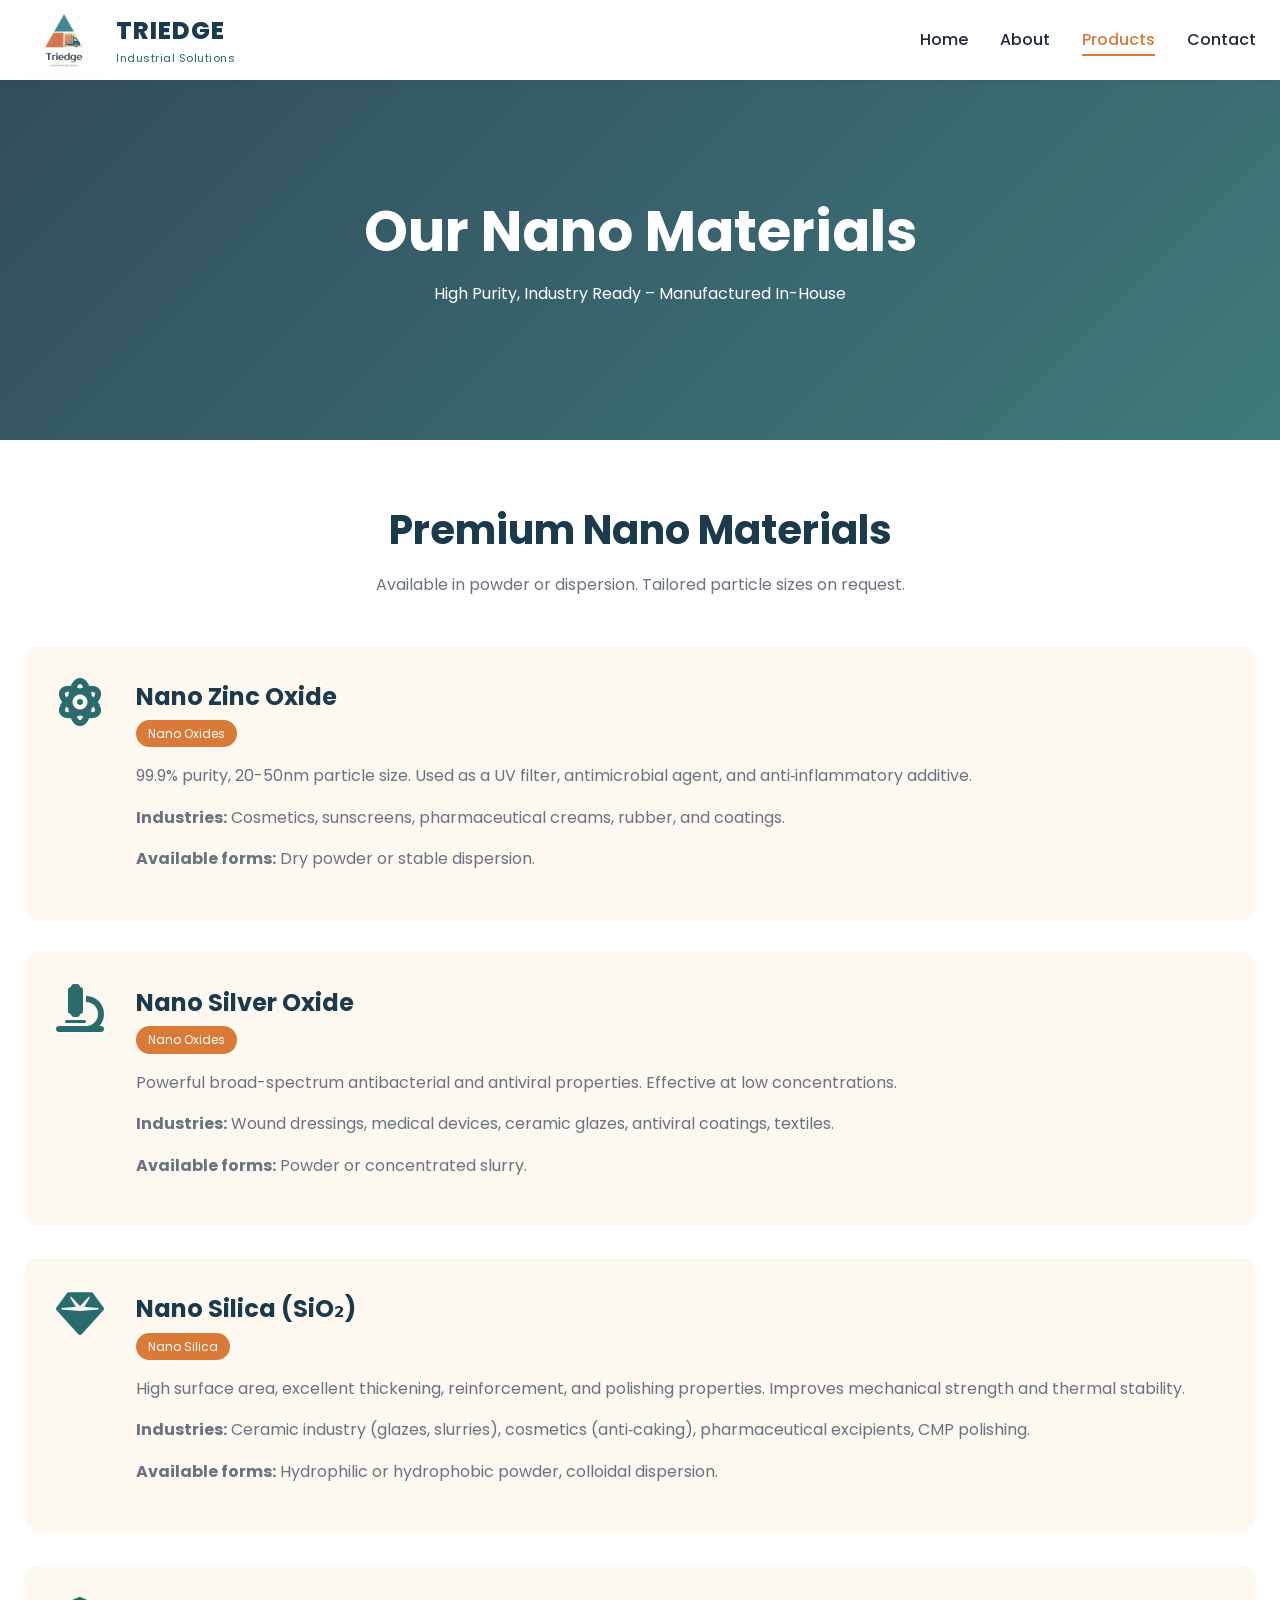
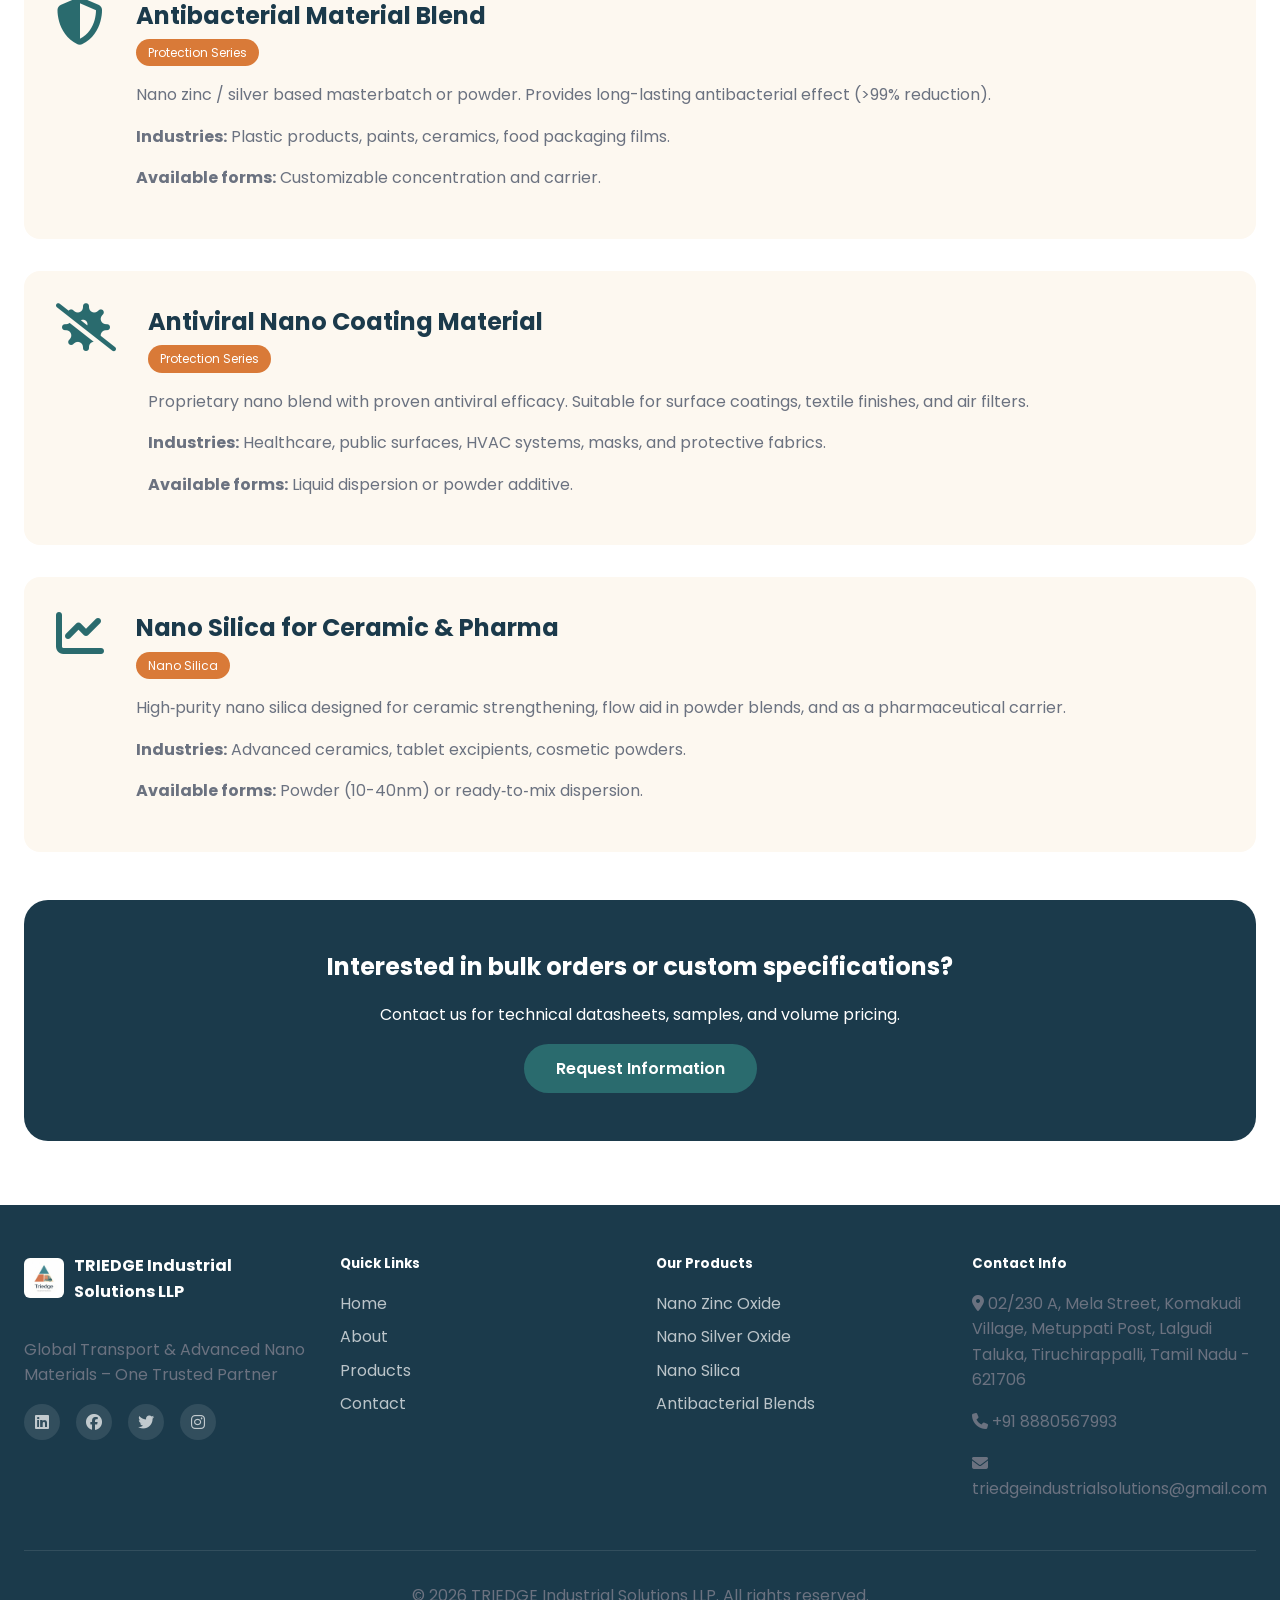
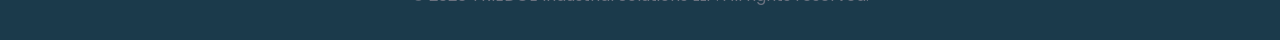
<file: products.html>
<!DOCTYPE html>
<html lang="en">

<head>
    <meta charset="UTF-8" />
    <meta name="viewport" content="width=device-width, initial-scale=1.0" />
    <title>TRIEDGE | Our Nano Materials</title>
    <link rel="stylesheet" href="css/style.css" />
    <link href="https://cdnjs.cloudflare.com/ajax/libs/font-awesome/6.4.0/css/all.min.css" rel="stylesheet" />
    <link href="https://fonts.googleapis.com/css2?family=Poppins:wght@300;400;600;700;800&display=swap"
        rel="stylesheet" />
    <link rel="shortcut icon" href="assets/images/image.png" type="image/x-icon">

</head>

<body>
    <nav class="navbar">
        <div class="nav-container">
            <a href="index.html">
                <div class="nav-logo">
                    <img src="assets/images/logo.jpeg" alt="TRIEDGE Logo" class="logo-img"
                        onerror="this.src='https://via.placeholder.com/50x50?text=T'">
                    <div class="logo-text">
                        <span class="logo-main">TRIEDGE</span>
                        <span class="logo-sub">Industrial Solutions</span>
                    </div>
                </div>
            </a>
            <div class="hamburger" id="hamburger">
                <span></span>
                <span></span>
                <span></span>
            </div>
            <ul class="nav-menu" id="navMenu">
                <li><a href="index.html" class="nav-link">Home</a></li>
                <li><a href="about.html" class="nav-link">About</a></li>
                <li><a href="products.html" class="nav-link active">Products</a></li>
                <li><a href="contact.html" class="nav-link">Contact</a></li>
            </ul>
        </div>
    </nav>

    <section class="page-header">
        <div class="page-header-overlay"></div>
        <div class="container">
            <h1>Our Nano Materials</h1>
            <p>High Purity, Industry Ready – Manufactured In-House</p>
        </div>
    </section>

    <section class="products-full">
        <div class="container">
            <div class="section-header">
                <h2>Premium Nano Materials</h2>
                <p>Available in powder or dispersion. Tailored particle sizes on request.</p>
            </div>
            <div class="products-detailed-grid">

                <!-- Product 1 -->
                <div class="product-detailed-card">
                    <div class="product-detailed-icon"><i class="fas fa-atom"></i></div>
                    <div class="product-detailed-content">
                        <h3>Nano Zinc Oxide</h3>
                        <span class="product-category">Nano Oxides</span>
                        <p>99.9% purity, 20-50nm particle size. Used as a UV filter, antimicrobial agent, and
                            anti‑inflammatory additive.</p>
                        <p><strong>Industries:</strong> Cosmetics, sunscreens, pharmaceutical creams, rubber, and
                            coatings.</p>
                        <p><strong>Available forms:</strong> Dry powder or stable dispersion.</p>
                    </div>
                </div>

                <!-- Product 2 -->
                <div class="product-detailed-card">
                    <div class="product-detailed-icon"><i class="fas fa-microscope"></i></div>
                    <div class="product-detailed-content">
                        <h3>Nano Silver Oxide</h3>
                        <span class="product-category">Nano Oxides</span>
                        <p>Powerful broad-spectrum antibacterial and antiviral properties. Effective at low
                            concentrations.</p>
                        <p><strong>Industries:</strong> Wound dressings, medical devices, ceramic glazes, antiviral
                            coatings, textiles.</p>
                        <p><strong>Available forms:</strong> Powder or concentrated slurry.</p>
                    </div>
                </div>

                <!-- Product 3 -->
                <div class="product-detailed-card">
                    <div class="product-detailed-icon"><i class="fas fa-gem"></i></div>
                    <div class="product-detailed-content">
                        <h3>Nano Silica (SiO₂)</h3>
                        <span class="product-category">Nano Silica</span>
                        <p>High surface area, excellent thickening, reinforcement, and polishing properties. Improves
                            mechanical strength and thermal stability.</p>
                        <p><strong>Industries:</strong> Ceramic industry (glazes, slurries), cosmetics (anti‑caking),
                            pharmaceutical excipients, CMP polishing.</p>
                        <p><strong>Available forms:</strong> Hydrophilic or hydrophobic powder, colloidal dispersion.
                        </p>
                    </div>
                </div>

                <!-- Product 4 -->
                <div class="product-detailed-card">
                    <div class="product-detailed-icon"><i class="fas fa-shield-alt"></i></div>
                    <div class="product-detailed-content">
                        <h3>Antibacterial Material Blend</h3>
                        <span class="product-category">Protection Series</span>
                        <p>Nano zinc / silver based masterbatch or powder. Provides long-lasting antibacterial effect
                            (>99% reduction).</p>
                        <p><strong>Industries:</strong> Plastic products, paints, ceramics, food packaging films.</p>
                        <p><strong>Available forms:</strong> Customizable concentration and carrier.</p>
                    </div>
                </div>

                <!-- Product 5 -->
                <div class="product-detailed-card">
                    <div class="product-detailed-icon"><i class="fas fa-virus-slash"></i></div>
                    <div class="product-detailed-content">
                        <h3>Antiviral Nano Coating Material</h3>
                        <span class="product-category">Protection Series</span>
                        <p>Proprietary nano blend with proven antiviral efficacy. Suitable for surface coatings, textile
                            finishes, and air filters.</p>
                        <p><strong>Industries:</strong> Healthcare, public surfaces, HVAC systems, masks, and protective
                            fabrics.</p>
                        <p><strong>Available forms:</strong> Liquid dispersion or powder additive.</p>
                    </div>
                </div>

                <!-- Product 6 -->
                <div class="product-detailed-card">
                    <div class="product-detailed-icon"><i class="fas fa-chart-line"></i></div>
                    <div class="product-detailed-content">
                        <h3>Nano Silica for Ceramic & Pharma</h3>
                        <span class="product-category">Nano Silica</span>
                        <p>High‑purity nano silica designed for ceramic strengthening, flow aid in powder blends, and as
                            a pharmaceutical carrier.</p>
                        <p><strong>Industries:</strong> Advanced ceramics, tablet excipients, cosmetic powders.</p>
                        <p><strong>Available forms:</strong> Powder (10-40nm) or ready‑to‑mix dispersion.</p>
                    </div>
                </div>
            </div>

            <div class="products-contact-cta">
                <h3>Interested in bulk orders or custom specifications?</h3>
                <p>Contact us for technical datasheets, samples, and volume pricing.</p>
                <a href="contact.html" class="btn btn-primary">Request Information</a>
            </div>
        </div>
    </section>

    <footer class="footer">
        <div class="container">
            <div class="footer-content">
                <div class="footer-section">
                    <div class="footer-logo">
                        <img src="assets/images/logo.jpeg" alt="TRIEDGE Logo" class="footer-logo-img"
                            onerror="this.src='https://via.placeholder.com/40x40?text=T'">
                        <h4>TRIEDGE Industrial Solutions LLP</h4>
                    </div>
                    <p>Global Transport & Advanced Nano Materials – One Trusted Partner</p>
                    <div class="social-icons">
                        <a href="#"><i class="fab fa-linkedin"></i></a>
                        <a href="#"><i class="fab fa-facebook"></i></a>
                        <a href="#"><i class="fab fa-twitter"></i></a>
                        <a href="#"><i class="fab fa-instagram"></i></a>
                    </div>
                </div>
                <div class="footer-section">
                    <h5>Quick Links</h5>
                    <ul>
                        <li><a href="index.html">Home</a></li>
                        <li><a href="about.html">About</a></li>
                        <li><a href="products.html">Products</a></li>
                        <li><a href="contact.html">Contact</a></li>
                    </ul>
                </div>
                <div class="footer-section">
                    <h5>Our Products</h5>
                    <ul>
                        <li><a href="products.html">Nano Zinc Oxide</a></li>
                        <li><a href="products.html">Nano Silver Oxide</a></li>
                        <li><a href="products.html">Nano Silica</a></li>
                        <li><a href="products.html">Antibacterial Blends</a></li>
                    </ul>
                </div>
                <div class="footer-section">
                    <h5>Contact Info</h5>
                    <p><i class="fas fa-map-marker-alt"></i> 02/230 A, Mela Street, Komakudi Village, Metuppati Post,
                        Lalgudi Taluka, Tiruchirappalli, Tamil Nadu - 621706</p>
                    <p><i class="fas fa-phone"></i> +91 8880567993</p>
                    <p><i class="fas fa-envelope"></i> triedgeindustrialsolutions@gmail.com</p>
                </div>
            </div>
            <div class="footer-bottom">
                <p>&copy; 2026 TRIEDGE Industrial Solutions LLP. All rights reserved.</p>
            </div>
        </div>
    </footer>

    <script src="js/script.js"></script>
</body>

</html>
</file>
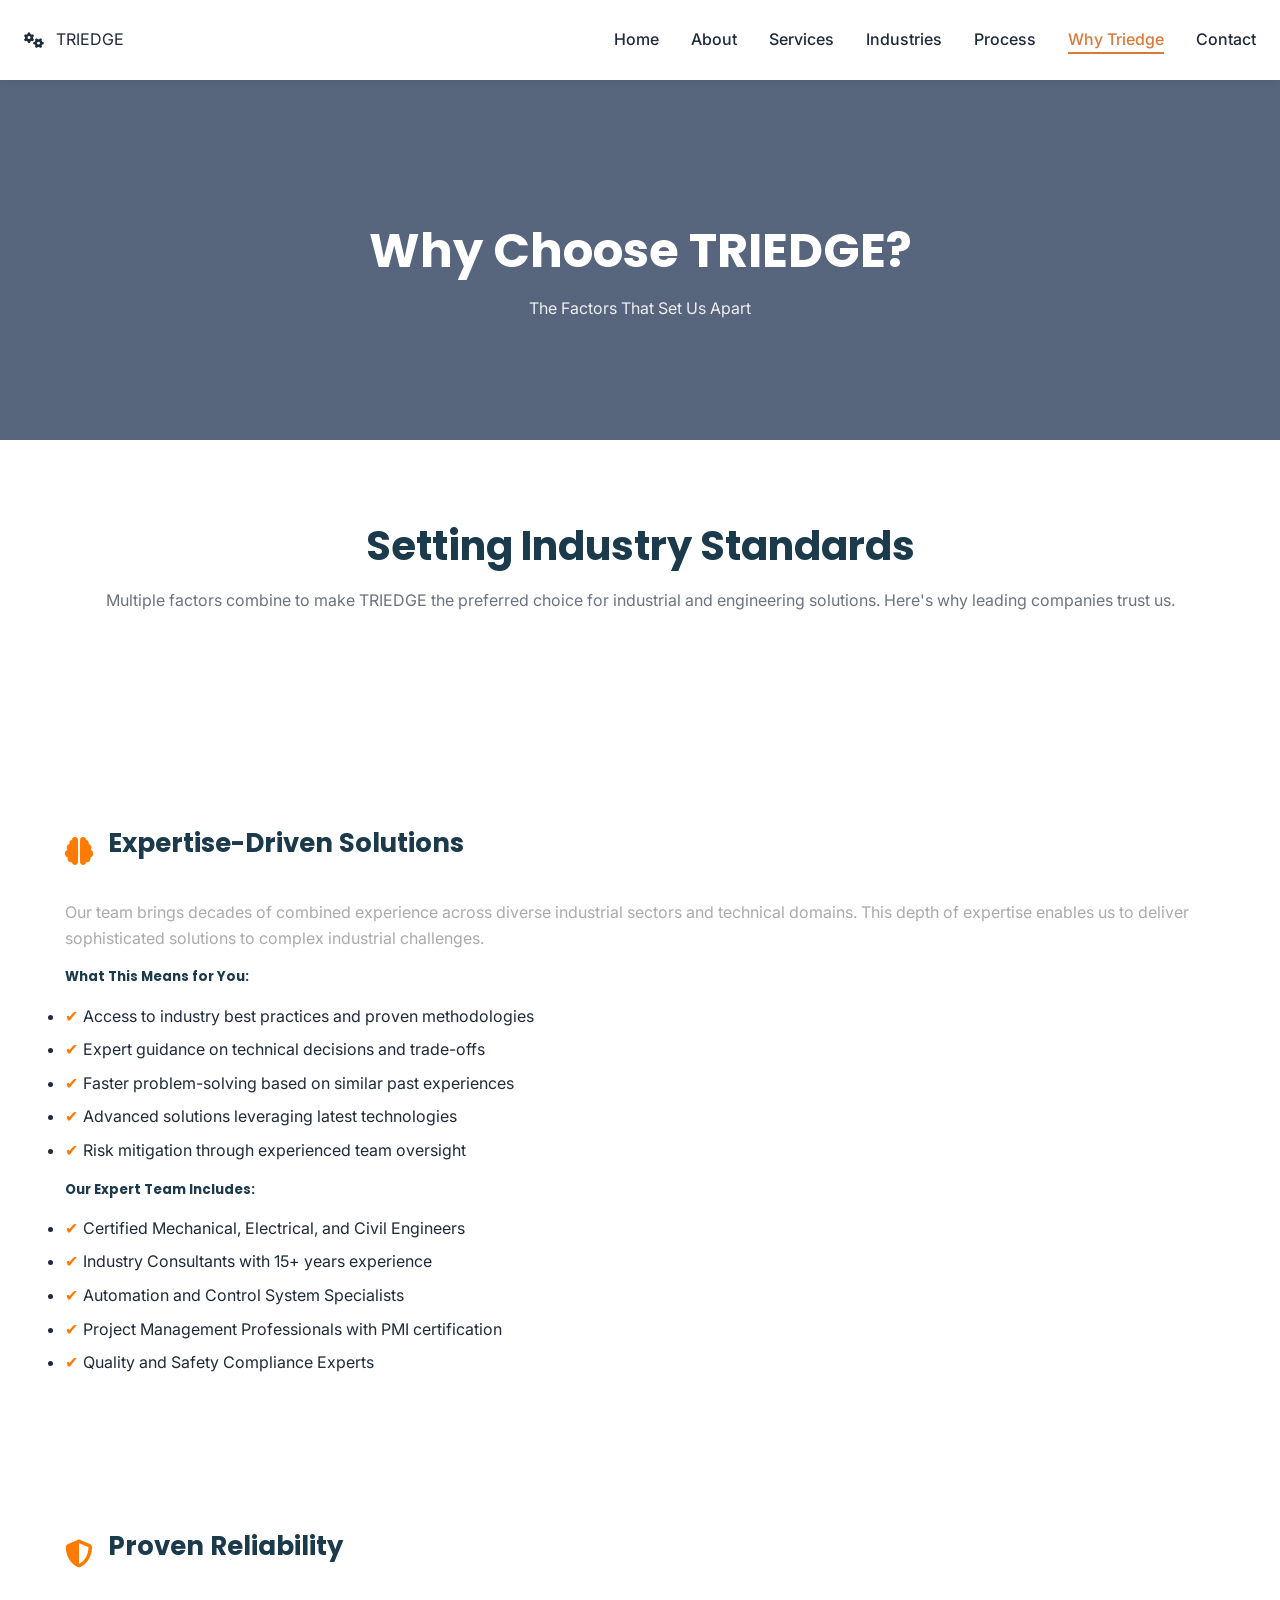
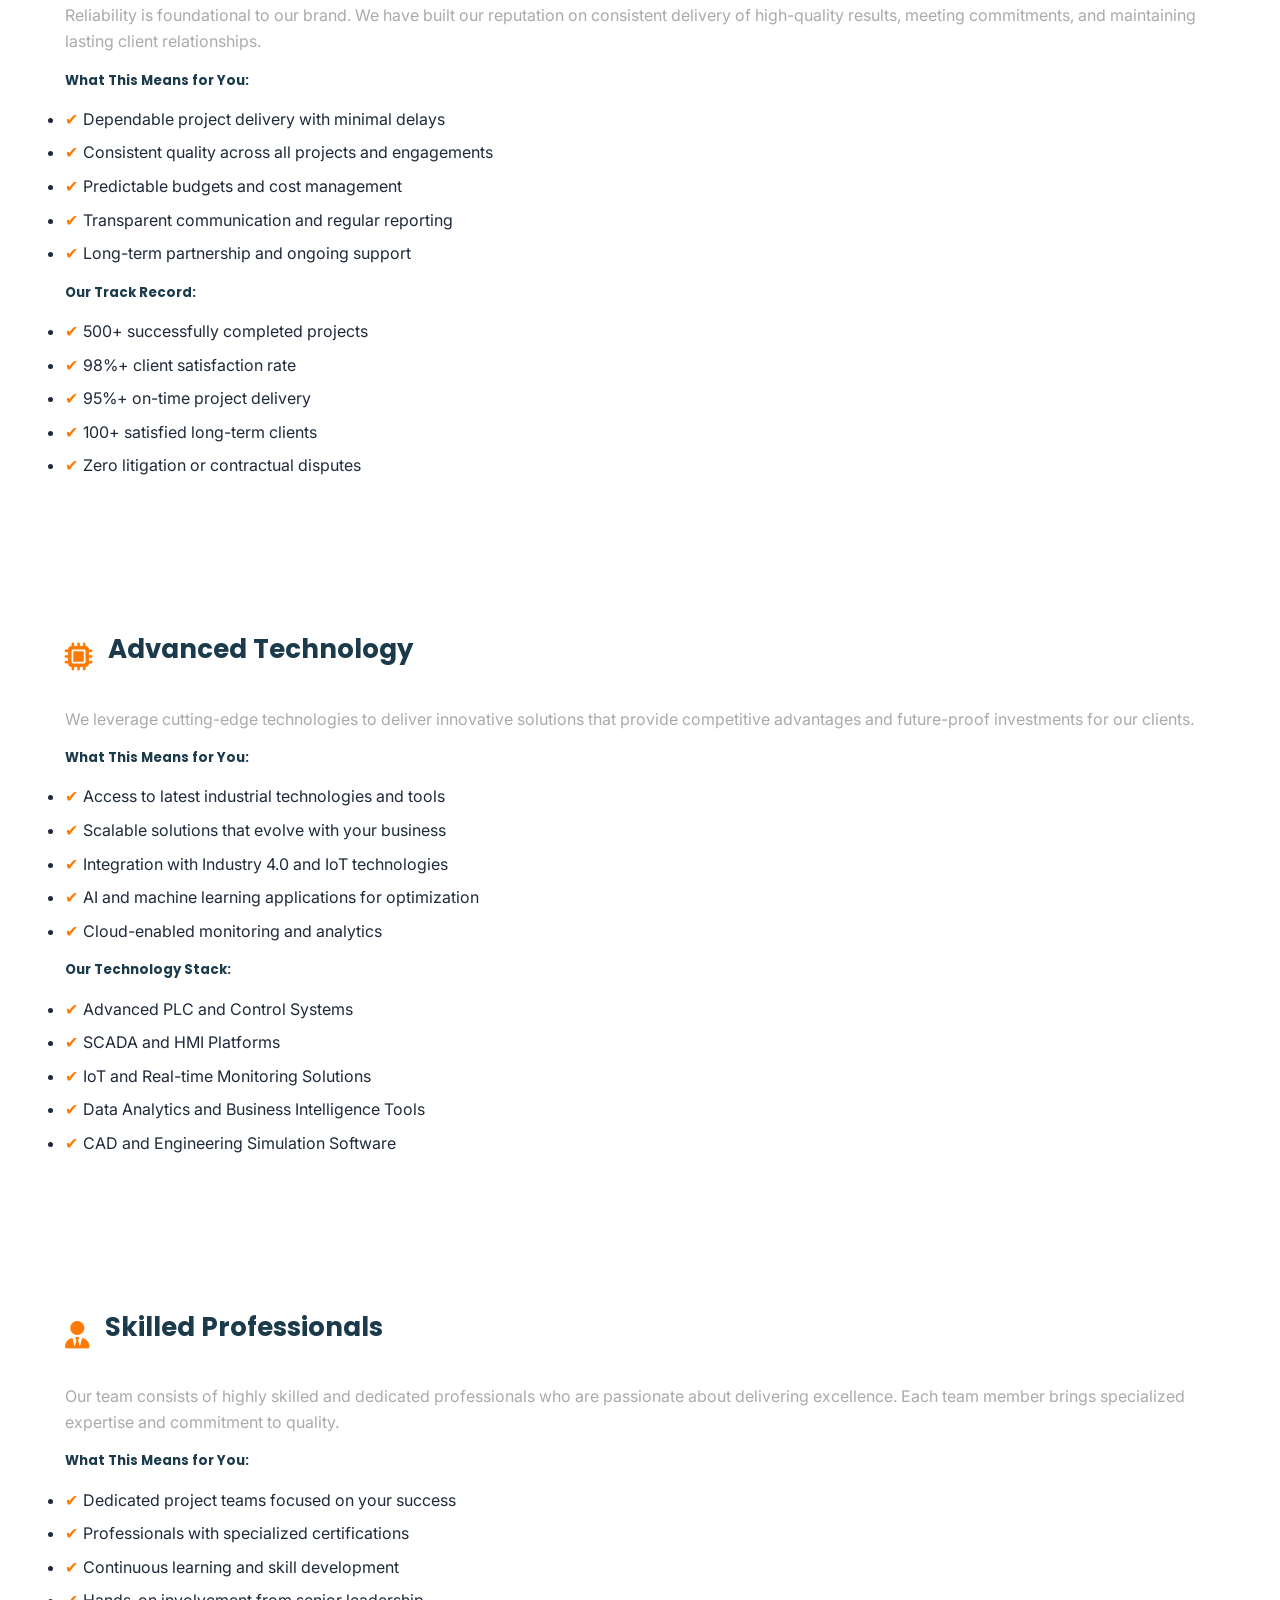
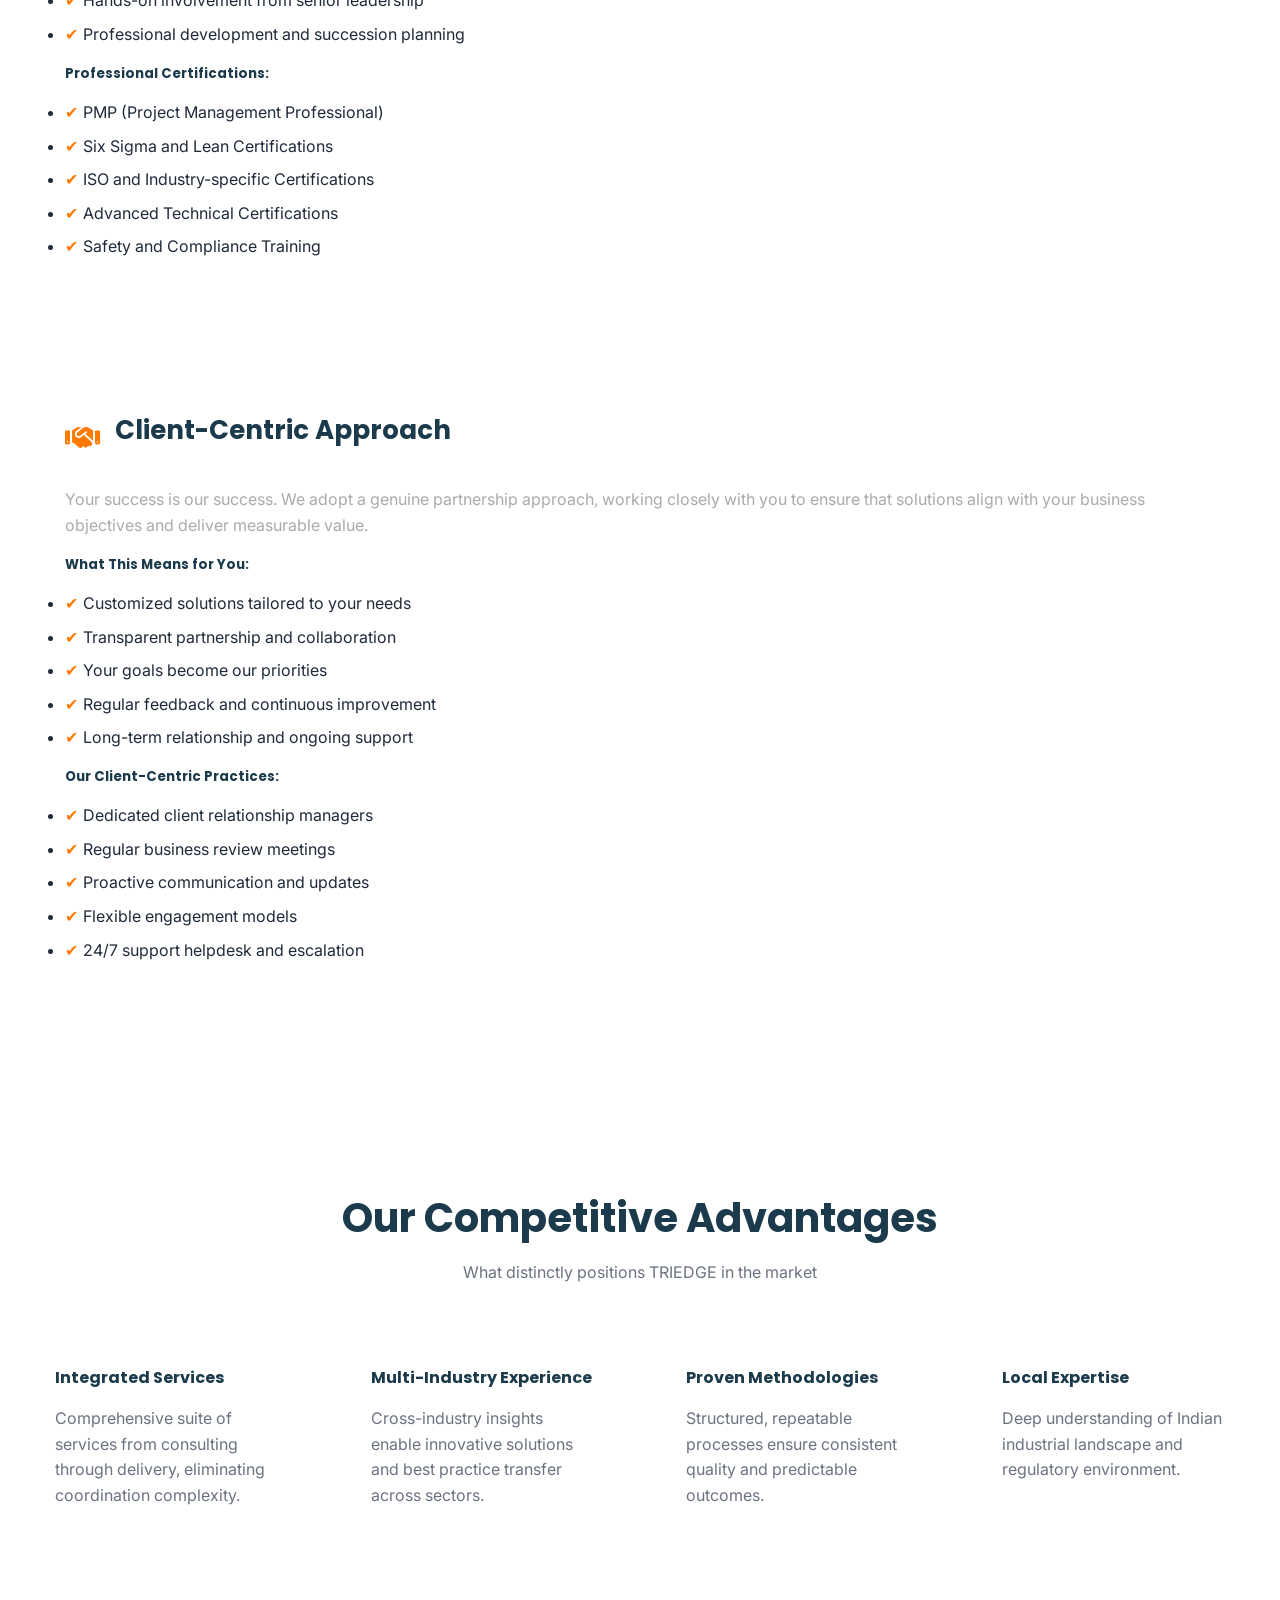
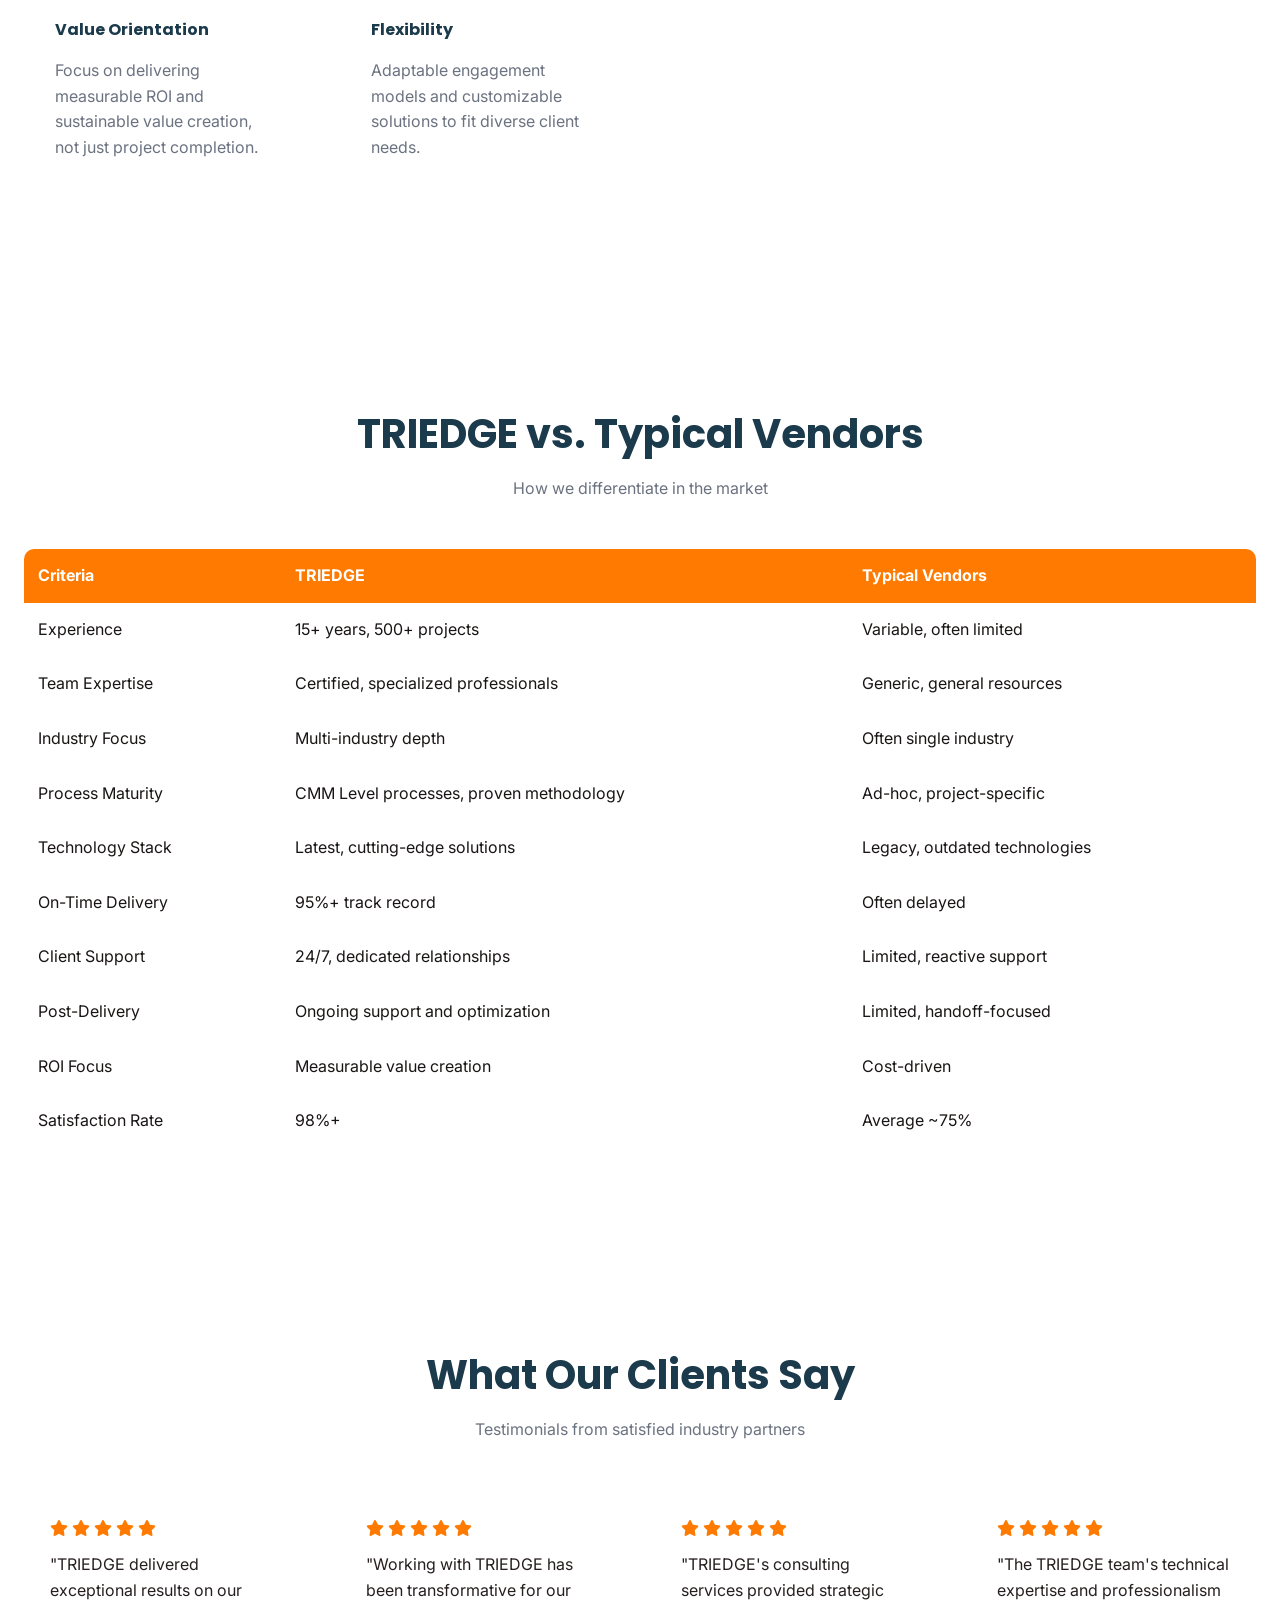
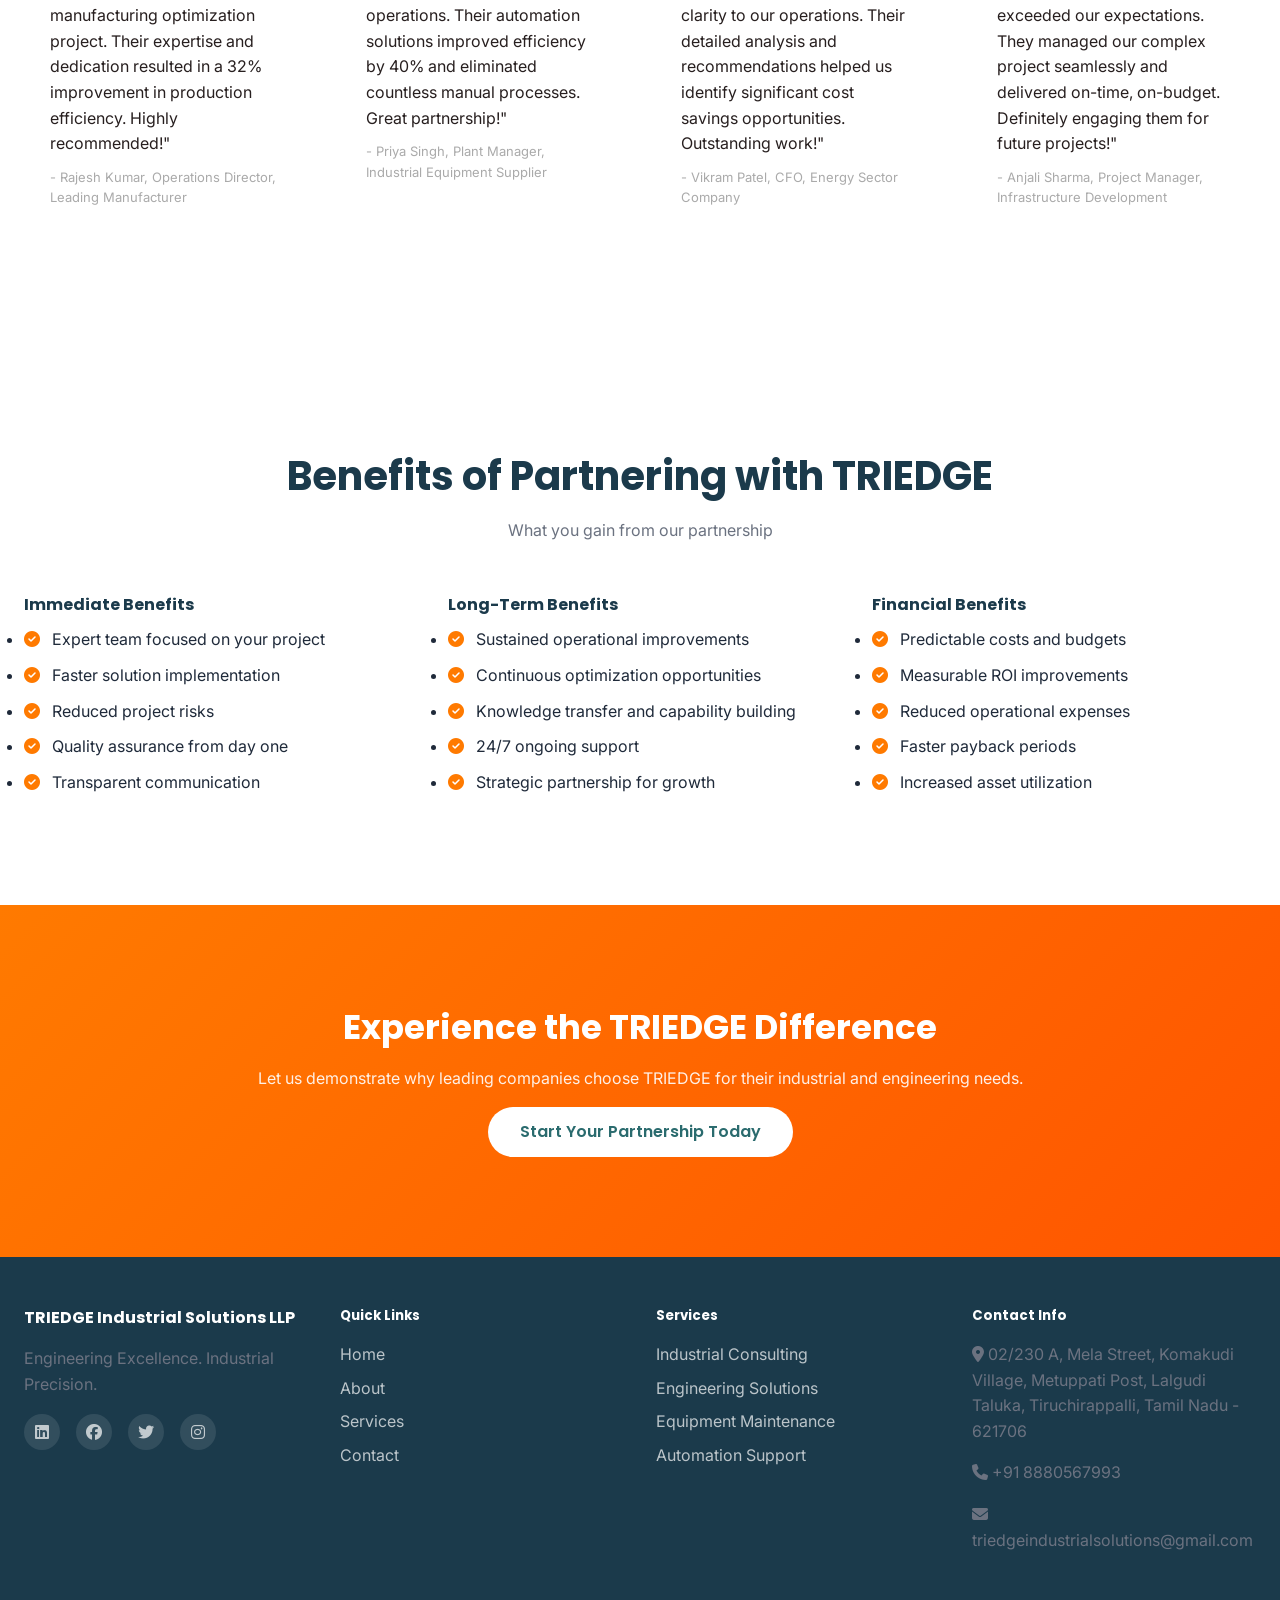
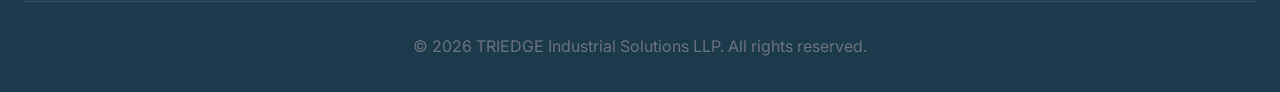
<file: why-triedge.html>
<!doctype html>
<html lang="en">

<head>
  <meta charset="UTF-8" />
  <meta name="viewport" content="width=device-width, initial-scale=1.0" />
  <meta name="description"
    content="Why Choose TRIEDGE? Expertise, Reliability, Technology, Professionals, and Client-Centric Approach set us apart." />
  <meta name="keywords" content="Why TRIEDGE, Industrial Expertise, Reliability, Innovation, Client Services" />
  <title>Why TRIEDGE - TRIEDGE Industrial Solutions</title>
  <link rel="stylesheet" href="css/style.css" />
  <link href="https://cdnjs.cloudflare.com/ajax/libs/font-awesome/6.4.0/css/all.min.css" rel="stylesheet" />
  <link
    href="https://fonts.googleapis.com/css2?family=Poppins:wght@300;400;600;700&family=Inter:wght@400;500;600&family=Roboto:wght@400;500;700&display=swap"
    rel="stylesheet" />
  <style>
    /* ================= WHY TRIEDGE PAGE PREMIUM ================= */

    /* ===== HEADER ===== */
    .page-header {
      padding: 120px 0 80px;
      text-align: center;
      color: #fff;
    }

    .page-header h1 {
      font-size: 48px;
      font-weight: 700;
    }

    .page-header p {
      margin-top: 10px;
      opacity: 0.9;
    }

    /* ===== INTRO ===== */
    .why-intro {
      padding: 80px 0 40px;
      text-align: center;
    }

    /* ===== REASONS ===== */
    .why-reasons {
      padding: 80px 0;
    }

    .reasons-detailed-grid {
      display: grid;
      gap: 60px;
    }

    /* SINGLE REASON */
    .reason-section {
      background: rgba(255, 255, 255, 0.04);
      padding: 40px;
      border-radius: 16px;
      border: 1px solid rgba(255, 255, 255, 0.06);
      transition: 0.3s;
    }

    .reason-section:hover {
      transform: translateY(-8px);
      box-shadow: 0 25px 50px rgba(0, 0, 0, 0.4);
    }

    /* HEADER */
    .reason-header {
      display: flex;
      align-items: center;
      gap: 15px;
      margin-bottom: 20px;
    }

    .reason-icon.large {
      font-size: 28px;
      color: #ff7a00;
    }

    .reason-section h3 {
      font-size: 26px;
    }

    /* TEXT */
    .reason-details p {
      color: #aaa;
      margin-bottom: 15px;
    }

    .reason-details h5 {
      margin-top: 15px;
    }

    /* LIST */
    .reason-details ul {
      margin-top: 10px;
    }

    .reason-details ul li {
      margin-bottom: 8px;
      padding-left: 18px;
      position: relative;
    }

    .reason-details ul li::before {
      content: "✔";
      position: absolute;
      left: 0;
      color: #ff7a00;
    }

    /* ===== ADVANTAGES ===== */
    .competitive-advantages {
      padding: 100px 0;
      background: rgba(255, 255, 255, 0.03);
    }

    .advantages-grid {
      display: grid;
      grid-template-columns: repeat(auto-fit, minmax(250px, 1fr));
      gap: 30px;
      margin-top: 40px;
    }

    .advantage-card {
      background: rgba(255, 255, 255, 0.05);
      padding: 30px;
      border-radius: 14px;
      position: relative;
      border: 1px solid rgba(255, 255, 255, 0.08);
      transition: 0.3s;
    }

    .advantage-card:hover {
      transform: translateY(-8px);
      box-shadow: 0 15px 30px rgba(0, 0, 0, 0.4);
    }

    .advantage-number {
      font-size: 40px;
      color: rgba(255, 255, 255, 0.1);
      position: absolute;
      top: 15px;
      right: 20px;
    }

    /* ===== TABLE ===== */
    .why-comparison {
      padding: 100px 0;
    }

    .comparison-table-wrapper {
      overflow-x: auto;
      margin-top: 40px;
    }

    .comparison-table {
      width: 100%;
      border-collapse: collapse;
      border-radius: 10px;
      overflow: hidden;
    }

    .comparison-table th {
      background: #ff7a00;
      color: white;
      padding: 14px;
      text-align: left;
    }

    .comparison-table td {
      padding: 14px;
      border-bottom: 1px solid rgba(255, 255, 255, 0.08);
      color: #1a1515;
    }

    .comparison-table tr:hover {
      background: rgba(255, 255, 255, 0.04);
    }

    /* ===== TESTIMONIALS ===== */
    .testimonials {
      padding: 100px 0;
      background: rgba(255, 255, 255, 0.03);
    }

    .testimonials-grid {
      display: grid;
      grid-template-columns: repeat(auto-fit, minmax(280px, 1fr));
      gap: 30px;
      margin-top: 40px;
    }

    .testimonial-card {
      background: rgba(255, 255, 255, 0.05);
      padding: 25px;
      border-radius: 14px;
      border: 1px solid rgba(255, 255, 255, 0.08);
      transition: 0.3s;
    }

    .testimonial-card:hover {
      transform: translateY(-6px);
      box-shadow: 0 15px 30px rgba(0, 0, 0, 0.4);
    }

    .testimonial-stars {
      color: #ff7a00;
      margin-bottom: 10px;
    }

    .testimonial-text {
      color: #271f1f;
      margin-bottom: 10px;
    }

    .testimonial-author {
      font-size: 13px;
      color: #aaa;
    }

    /* ===== BENEFITS ===== */
    .partnership-benefits {
      padding: 100px 0;
    }

    .benefits-list {
      display: grid;
      grid-template-columns: repeat(auto-fit, minmax(250px, 1fr));
      gap: 40px;
      margin-top: 40px;
    }

    .benefits-column h4 {
      margin-bottom: 10px;
    }

    .benefits-ul li {
      margin-bottom: 10px;
    }

    .benefits-ul i {
      color: #ff7a00;
      margin-right: 8px;
    }

    /* ===== CTA ===== */
    .cta-section {
      padding: 100px 0;
      text-align: center;
      background: linear-gradient(135deg, #ff7a00, #ff5500);
      color: white;
    }

    .cta-section h2 {
      font-size: 34px;
    }

    .cta-section p {
      margin-top: 10px;
      opacity: 0.9;
    }

    /* ===== RESPONSIVE ===== */
    @media (max-width: 900px) {
      .page-header h1 {
        font-size: 32px;
      }

      .reason-header {
        flex-direction: column;
        align-items: flex-start;
      }
    }
  </style>
</head>

<body>
  <!-- Navigation Bar -->
  <nav class="navbar">
    <div class="nav-container">
      <div class="nav-logo">
        <i class="fas fa-cogs"></i>
        <span>TRIEDGE</span>
      </div>
      <div class="hamburger" id="hamburger">
        <span></span>
        <span></span>
        <span></span>
      </div>
      <ul class="nav-menu" id="navMenu">
        <li><a href="index.html" class="nav-link">Home</a></li>
        <li><a href="about.html" class="nav-link">About</a></li>
        <li><a href="services.html" class="nav-link">Services</a></li>
        <li><a href="industries.html" class="nav-link">Industries</a></li>
        <li><a href="process.html" class="nav-link">Process</a></li>
        <li>
          <a href="why-triedge.html" class="nav-link active">Why Triedge</a>
        </li>
        <li><a href="contact.html" class="nav-link">Contact</a></li>
      </ul>
    </div>
  </nav>

  <!-- Page Header -->
  <section class="page-header" style="
        background:
          linear-gradient(rgba(15, 35, 70, 0.7), rgba(15, 35, 70, 0.7)),
          url(&quot;https://images.unsplash.com/photo-1552664730-d307ca884978?w=1200&q=80&quot;);
        background-size: cover;
      ">
    <div class="container">
      <h1>Why Choose TRIEDGE?</h1>
      <p>The Factors That Set Us Apart</p>
    </div>
  </section>

  <!-- Introduction -->
  <section class="why-intro">
    <div class="container">
      <div class="section-header">
        <h2>Setting Industry Standards</h2>
        <p>
          Multiple factors combine to make TRIEDGE the preferred choice for
          industrial and engineering solutions. Here's why leading companies
          trust us.
        </p>
      </div>
    </div>
  </section>

  <!-- Core Reasons Grid -->
  <section class="why-reasons">
    <div class="container">
      <div class="reasons-detailed-grid">
        <!-- Reason 1: Expertise -->
        <div class="reason-section">
          <div class="reason-header">
            <div class="reason-icon large">
              <i class="fas fa-brain"></i>
            </div>
            <h3>Expertise-Driven Solutions</h3>
          </div>
          <div class="reason-details">
            <p>
              Our team brings decades of combined experience across diverse
              industrial sectors and technical domains. This depth of
              expertise enables us to deliver sophisticated solutions to
              complex industrial challenges.
            </p>
            <h5>What This Means for You:</h5>
            <ul>
              <li>
                Access to industry best practices and proven methodologies
              </li>
              <li>Expert guidance on technical decisions and trade-offs</li>
              <li>
                Faster problem-solving based on similar past experiences
              </li>
              <li>Advanced solutions leveraging latest technologies</li>
              <li>Risk mitigation through experienced team oversight</li>
            </ul>
            <h5>Our Expert Team Includes:</h5>
            <ul>
              <li>Certified Mechanical, Electrical, and Civil Engineers</li>
              <li>Industry Consultants with 15+ years experience</li>
              <li>Automation and Control System Specialists</li>
              <li>Project Management Professionals with PMI certification</li>
              <li>Quality and Safety Compliance Experts</li>
            </ul>
          </div>
        </div>

        <!-- Reason 2: Reliability -->
        <div class="reason-section">
          <div class="reason-header">
            <div class="reason-icon large">
              <i class="fas fa-shield-alt"></i>
            </div>
            <h3>Proven Reliability</h3>
          </div>
          <div class="reason-details">
            <p>
              Reliability is foundational to our brand. We have built our
              reputation on consistent delivery of high-quality results,
              meeting commitments, and maintaining lasting client
              relationships.
            </p>
            <h5>What This Means for You:</h5>
            <ul>
              <li>Dependable project delivery with minimal delays</li>
              <li>Consistent quality across all projects and engagements</li>
              <li>Predictable budgets and cost management</li>
              <li>Transparent communication and regular reporting</li>
              <li>Long-term partnership and ongoing support</li>
            </ul>
            <h5>Our Track Record:</h5>
            <ul>
              <li>500+ successfully completed projects</li>
              <li>98%+ client satisfaction rate</li>
              <li>95%+ on-time project delivery</li>
              <li>100+ satisfied long-term clients</li>
              <li>Zero litigation or contractual disputes</li>
            </ul>
          </div>
        </div>

        <!-- Reason 3: Technology -->
        <div class="reason-section">
          <div class="reason-header">
            <div class="reason-icon large">
              <i class="fas fa-microchip"></i>
            </div>
            <h3>Advanced Technology</h3>
          </div>
          <div class="reason-details">
            <p>
              We leverage cutting-edge technologies to deliver innovative
              solutions that provide competitive advantages and future-proof
              investments for our clients.
            </p>
            <h5>What This Means for You:</h5>
            <ul>
              <li>Access to latest industrial technologies and tools</li>
              <li>Scalable solutions that evolve with your business</li>
              <li>Integration with Industry 4.0 and IoT technologies</li>
              <li>AI and machine learning applications for optimization</li>
              <li>Cloud-enabled monitoring and analytics</li>
            </ul>
            <h5>Our Technology Stack:</h5>
            <ul>
              <li>Advanced PLC and Control Systems</li>
              <li>SCADA and HMI Platforms</li>
              <li>IoT and Real-time Monitoring Solutions</li>
              <li>Data Analytics and Business Intelligence Tools</li>
              <li>CAD and Engineering Simulation Software</li>
            </ul>
          </div>
        </div>

        <!-- Reason 4: Professionals -->
        <div class="reason-section">
          <div class="reason-header">
            <div class="reason-icon large">
              <i class="fas fa-user-tie"></i>
            </div>
            <h3>Skilled Professionals</h3>
          </div>
          <div class="reason-details">
            <p>
              Our team consists of highly skilled and dedicated professionals
              who are passionate about delivering excellence. Each team member
              brings specialized expertise and commitment to quality.
            </p>
            <h5>What This Means for You:</h5>
            <ul>
              <li>Dedicated project teams focused on your success</li>
              <li>Professionals with specialized certifications</li>
              <li>Continuous learning and skill development</li>
              <li>Hands-on involvement from senior leadership</li>
              <li>Professional development and succession planning</li>
            </ul>
            <h5>Professional Certifications:</h5>
            <ul>
              <li>PMP (Project Management Professional)</li>
              <li>Six Sigma and Lean Certifications</li>
              <li>ISO and Industry-specific Certifications</li>
              <li>Advanced Technical Certifications</li>
              <li>Safety and Compliance Training</li>
            </ul>
          </div>
        </div>

        <!-- Reason 5: Client-Centric -->
        <div class="reason-section">
          <div class="reason-header">
            <div class="reason-icon large">
              <i class="fas fa-handshake"></i>
            </div>
            <h3>Client-Centric Approach</h3>
          </div>
          <div class="reason-details">
            <p>
              Your success is our success. We adopt a genuine partnership
              approach, working closely with you to ensure that solutions
              align with your business objectives and deliver measurable
              value.
            </p>
            <h5>What This Means for You:</h5>
            <ul>
              <li>Customized solutions tailored to your needs</li>
              <li>Transparent partnership and collaboration</li>
              <li>Your goals become our priorities</li>
              <li>Regular feedback and continuous improvement</li>
              <li>Long-term relationship and ongoing support</li>
            </ul>
            <h5>Our Client-Centric Practices:</h5>
            <ul>
              <li>Dedicated client relationship managers</li>
              <li>Regular business review meetings</li>
              <li>Proactive communication and updates</li>
              <li>Flexible engagement models</li>
              <li>24/7 support helpdesk and escalation</li>
            </ul>
          </div>
        </div>
      </div>
    </div>
  </section>

  <!-- Competitive Advantages -->
  <section class="competitive-advantages">
    <div class="container">
      <div class="section-header">
        <h2>Our Competitive Advantages</h2>
        <p>What distinctly positions TRIEDGE in the market</p>
      </div>
      <div class="advantages-grid">
        <div class="advantage-card">
          <div class="advantage-number">01</div>
          <h4>Integrated Services</h4>
          <p>
            Comprehensive suite of services from consulting through delivery,
            eliminating coordination complexity.
          </p>
        </div>
        <div class="advantage-card">
          <div class="advantage-number">02</div>
          <h4>Multi-Industry Experience</h4>
          <p>
            Cross-industry insights enable innovative solutions and best
            practice transfer across sectors.
          </p>
        </div>
        <div class="advantage-card">
          <div class="advantage-number">03</div>
          <h4>Proven Methodologies</h4>
          <p>
            Structured, repeatable processes ensure consistent quality and
            predictable outcomes.
          </p>
        </div>
        <div class="advantage-card">
          <div class="advantage-number">04</div>
          <h4>Local Expertise</h4>
          <p>
            Deep understanding of Indian industrial landscape and regulatory
            environment.
          </p>
        </div>
        <div class="advantage-card">
          <div class="advantage-number">05</div>
          <h4>Value Orientation</h4>
          <p>
            Focus on delivering measurable ROI and sustainable value creation,
            not just project completion.
          </p>
        </div>
        <div class="advantage-card">
          <div class="advantage-number">06</div>
          <h4>Flexibility</h4>
          <p>
            Adaptable engagement models and customizable solutions to fit
            diverse client needs.
          </p>
        </div>
      </div>
    </div>
  </section>

  <!-- Comparison Chart -->
  <section class="why-comparison">
    <div class="container">
      <div class="section-header">
        <h2>TRIEDGE vs. Typical Vendors</h2>
        <p>How we differentiate in the market</p>
      </div>
      <div class="comparison-table-wrapper">
        <table class="comparison-table">
          <thead>
            <tr>
              <th>Criteria</th>
              <th>TRIEDGE</th>
              <th>Typical Vendors</th>
            </tr>
          </thead>
          <tbody>
            <tr>
              <td>Experience</td>
              <td>15+ years, 500+ projects</td>
              <td>Variable, often limited</td>
            </tr>
            <tr>
              <td>Team Expertise</td>
              <td>Certified, specialized professionals</td>
              <td>Generic, general resources</td>
            </tr>
            <tr>
              <td>Industry Focus</td>
              <td>Multi-industry depth</td>
              <td>Often single industry</td>
            </tr>
            <tr>
              <td>Process Maturity</td>
              <td>CMM Level processes, proven methodology</td>
              <td>Ad-hoc, project-specific</td>
            </tr>
            <tr>
              <td>Technology Stack</td>
              <td>Latest, cutting-edge solutions</td>
              <td>Legacy, outdated technologies</td>
            </tr>
            <tr>
              <td>On-Time Delivery</td>
              <td>95%+ track record</td>
              <td>Often delayed</td>
            </tr>
            <tr>
              <td>Client Support</td>
              <td>24/7, dedicated relationships</td>
              <td>Limited, reactive support</td>
            </tr>
            <tr>
              <td>Post-Delivery</td>
              <td>Ongoing support and optimization</td>
              <td>Limited, handoff-focused</td>
            </tr>
            <tr>
              <td>ROI Focus</td>
              <td>Measurable value creation</td>
              <td>Cost-driven</td>
            </tr>
            <tr>
              <td>Satisfaction Rate</td>
              <td>98%+</td>
              <td>Average ~75%</td>
            </tr>
          </tbody>
        </table>
      </div>
    </div>
  </section>

  <!-- Client Testimonials Section -->
  <section class="testimonials">
    <div class="container">
      <div class="section-header">
        <h2>What Our Clients Say</h2>
        <p>Testimonials from satisfied industry partners</p>
      </div>
      <div class="testimonials-grid">
        <div class="testimonial-card">
          <div class="testimonial-stars">
            <i class="fas fa-star"></i>
            <i class="fas fa-star"></i>
            <i class="fas fa-star"></i>
            <i class="fas fa-star"></i>
            <i class="fas fa-star"></i>
          </div>
          <p class="testimonial-text">
            "TRIEDGE delivered exceptional results on our manufacturing
            optimization project. Their expertise and dedication resulted in a
            32% improvement in production efficiency. Highly recommended!"
          </p>
          <p class="testimonial-author">
            - Rajesh Kumar, Operations Director, Leading Manufacturer
          </p>
        </div>
        <div class="testimonial-card">
          <div class="testimonial-stars">
            <i class="fas fa-star"></i>
            <i class="fas fa-star"></i>
            <i class="fas fa-star"></i>
            <i class="fas fa-star"></i>
            <i class="fas fa-star"></i>
          </div>
          <p class="testimonial-text">
            "Working with TRIEDGE has been transformative for our operations.
            Their automation solutions improved efficiency by 40% and
            eliminated countless manual processes. Great partnership!"
          </p>
          <p class="testimonial-author">
            - Priya Singh, Plant Manager, Industrial Equipment Supplier
          </p>
        </div>
        <div class="testimonial-card">
          <div class="testimonial-stars">
            <i class="fas fa-star"></i>
            <i class="fas fa-star"></i>
            <i class="fas fa-star"></i>
            <i class="fas fa-star"></i>
            <i class="fas fa-star"></i>
          </div>
          <p class="testimonial-text">
            "TRIEDGE's consulting services provided strategic clarity to our
            operations. Their detailed analysis and recommendations helped us
            identify significant cost savings opportunities. Outstanding
            work!"
          </p>
          <p class="testimonial-author">
            - Vikram Patel, CFO, Energy Sector Company
          </p>
        </div>
        <div class="testimonial-card">
          <div class="testimonial-stars">
            <i class="fas fa-star"></i>
            <i class="fas fa-star"></i>
            <i class="fas fa-star"></i>
            <i class="fas fa-star"></i>
            <i class="fas fa-star"></i>
          </div>
          <p class="testimonial-text">
            "The TRIEDGE team's technical expertise and professionalism
            exceeded our expectations. They managed our complex project
            seamlessly and delivered on-time, on-budget. Definitely engaging
            them for future projects!"
          </p>
          <p class="testimonial-author">
            - Anjali Sharma, Project Manager, Infrastructure Development
          </p>
        </div>
      </div>
    </div>
  </section>

  <!-- Partnership Benefits -->
  <section class="partnership-benefits">
    <div class="container">
      <div class="section-header">
        <h2>Benefits of Partnering with TRIEDGE</h2>
        <p>What you gain from our partnership</p>
      </div>
      <div class="benefits-list">
        <div class="benefits-column">
          <h4>Immediate Benefits</h4>
          <ul class="benefits-ul">
            <li>
              <i class="fas fa-check-circle"></i> Expert team focused on your
              project
            </li>
            <li>
              <i class="fas fa-check-circle"></i> Faster solution
              implementation
            </li>
            <li><i class="fas fa-check-circle"></i> Reduced project risks</li>
            <li>
              <i class="fas fa-check-circle"></i> Quality assurance from day
              one
            </li>
            <li>
              <i class="fas fa-check-circle"></i> Transparent communication
            </li>
          </ul>
        </div>
        <div class="benefits-column">
          <h4>Long-Term Benefits</h4>
          <ul class="benefits-ul">
            <li>
              <i class="fas fa-check-circle"></i> Sustained operational
              improvements
            </li>
            <li>
              <i class="fas fa-check-circle"></i> Continuous optimization
              opportunities
            </li>
            <li>
              <i class="fas fa-check-circle"></i> Knowledge transfer and
              capability building
            </li>
            <li><i class="fas fa-check-circle"></i> 24/7 ongoing support</li>
            <li>
              <i class="fas fa-check-circle"></i> Strategic partnership for
              growth
            </li>
          </ul>
        </div>
        <div class="benefits-column">
          <h4>Financial Benefits</h4>
          <ul class="benefits-ul">
            <li>
              <i class="fas fa-check-circle"></i> Predictable costs and
              budgets
            </li>
            <li>
              <i class="fas fa-check-circle"></i> Measurable ROI improvements
            </li>
            <li>
              <i class="fas fa-check-circle"></i> Reduced operational expenses
            </li>
            <li>
              <i class="fas fa-check-circle"></i> Faster payback periods
            </li>
            <li>
              <i class="fas fa-check-circle"></i> Increased asset utilization
            </li>
          </ul>
        </div>
      </div>
    </div>
  </section>

  <!-- CTA Section -->
  <section class="cta-section">
    <div class="container">
      <h2>Experience the TRIEDGE Difference</h2>
      <p>
        Let us demonstrate why leading companies choose TRIEDGE for their
        industrial and engineering needs.
      </p>
      <a href="contact.html" class="btn btn-light">Start Your Partnership Today</a>
    </div>
  </section>

  <!-- Footer -->
  <footer class="footer">
    <div class="container">
      <div class="footer-content">
        <div class="footer-section">
          <h4>TRIEDGE Industrial Solutions LLP</h4>
          <p>Engineering Excellence. Industrial Precision.</p>
          <div class="social-icons">
            <a href="#" title="LinkedIn"><i class="fab fa-linkedin"></i></a>
            <a href="#" title="Facebook"><i class="fab fa-facebook"></i></a>
            <a href="#" title="Twitter"><i class="fab fa-twitter"></i></a>
            <a href="#" title="Instagram"><i class="fab fa-instagram"></i></a>
          </div>
        </div>
        <div class="footer-section">
          <h5>Quick Links</h5>
          <ul>
            <li><a href="index.html">Home</a></li>
            <li><a href="about.html">About</a></li>
            <li><a href="services.html">Services</a></li>
            <li><a href="contact.html">Contact</a></li>
          </ul>
        </div>
        <div class="footer-section">
          <h5>Services</h5>
          <ul>
            <li><a href="services.html">Industrial Consulting</a></li>
            <li><a href="services.html">Engineering Solutions</a></li>
            <li><a href="services.html">Equipment Maintenance</a></li>
            <li><a href="services.html">Automation Support</a></li>
          </ul>
        </div>
        <div class="footer-section">
          <h5>Contact Info</h5>
          <p><i class="fas fa-map-marker-alt"></i> 02/230 A, Mela Street, Komakudi Village, Metuppati Post,
            Lalgudi Taluka, Tiruchirappalli, Tamil Nadu - 621706</p>
          <p><i class="fas fa-phone"></i> +91 8880567993</p>
          <p><i class="fas fa-envelope"></i> triedgeindustrialsolutions@gmail.com</p>
        </div>
      </div>
      <div class="footer-bottom">
        <p>
          &copy; 2026 TRIEDGE Industrial Solutions LLP. All rights reserved.
        </p>
      </div>
    </div>
  </footer>

  <script src="js/script.js"></script>
</body>

</html>
</file>
<file: css/style.css>
/* ============================================
   TRIEDGE Industrial Solutions - Main Stylesheet
   Theme colors extracted from logo
   ============================================ */

:root {
  /* Primary Logo Colors - Extract from your logo */
  --primary-dark: #1b3a4b; /* Deep Navy from logo */
  --primary-teal: #2a6b6e; /* Teal/Emerald tone */
  --accent-orange: #d97a38; /* Warm Terracotta/Orange accent */
  --cream-bg: #fdf8f0; /* Warm cream background */
  --gray-light: #f5f2ed;
  --gray-mid: #6b7280;
  --dark-text: #1f2a3a;
  --white: #ffffff;
  --shadow-sm: 0 2px 8px rgba(0, 0, 0, 0.05);
  --shadow-md: 0 5px 20px rgba(0, 0, 0, 0.08);
  --shadow-lg: 0 10px 30px rgba(0, 0, 0, 0.12);
}

* {
  margin: 0;
  padding: 0;
  box-sizing: border-box;
}

body {
  font-family: "Inter", "Poppins", sans-serif;
  line-height: 1.6;
  color: var(--dark-text);
  background-color: var(--white);
}

.container {
  max-width: 1280px;
  margin: 0 auto;
  padding: 0 24px;
}

/* Typography */
h1,
h2,
h3,
h4,
h5,
h6 {
  font-family: "Poppins", sans-serif;
  font-weight: 700;
  margin-bottom: 1rem;
  color: var(--primary-dark);
}

h1 {
  font-size: 3.5rem;
  line-height: 1.2;
}
h2 {
  font-size: 2.5rem;
  line-height: 1.3;
}
h3 {
  font-size: 1.5rem;
}
p {
  color: var(--gray-mid);
  margin-bottom: 1rem;
}
a{
  text-decoration: none;
}

/* Buttons */
.btn {
  display: inline-block;
  padding: 12px 32px;
  border-radius: 40px;
  font-weight: 600;
  text-decoration: none;
  transition: all 0.3s ease;
  cursor: pointer;
  border: none;
  font-family: "Poppins", sans-serif;
}

.btn-primary {
  background: var(--primary-teal);
  color: var(--white);
}
.btn-primary:hover {
  background: var(--accent-orange);
  transform: translateY(-2px);
  box-shadow: var(--shadow-lg);
}

.btn-secondary {
  background: transparent;
  color: var(--primary-teal);
  border: 2px solid var(--primary-teal);
}
.btn-secondary:hover {
  background: var(--primary-teal);
  color: var(--white);
}

.btn-light {
  background: var(--white);
  color: var(--primary-teal);
}
.btn-light:hover {
  background: var(--accent-orange);
  color: var(--white);
}

/* Navigation */
.navbar {
  background: var(--white);
  box-shadow: var(--shadow-sm);
  position: sticky;
  top: 0;
  z-index: 1000;
}

.nav-container {
  max-width: 1280px;
  margin: 0 auto;
  padding: 0 24px;
  display: flex;
  justify-content: space-between;
  align-items: center;
  height: 80px;
}

.nav-logo {
  display: flex;
  align-items: center;
  gap: 12px;
}

.logo-img {
  height: 80px;
  width: auto;
  object-fit: contain;
  border-radius: 8px;
}

.logo-text {
  display: flex;
  flex-direction: column;
}

.logo-main {
  font-size: 1.5rem;
  font-weight: 800;
  color: var(--primary-dark);
  letter-spacing: 1px;
}

.logo-sub {
  font-size: 0.7rem;
  color: var(--primary-teal);
  letter-spacing: 0.5px;
}

.nav-menu {
  display: flex;
  list-style: none;
  gap: 2rem;
}

.nav-link {
  text-decoration: none;
  color: var(--dark-text);
  font-weight: 500;
  transition: color 0.3s;
  position: relative;
}

.nav-link:hover,
.nav-link.active {
  color: var(--accent-orange);
}

.nav-link::after {
  content: "";
  position: absolute;
  bottom: -5px;
  left: 0;
  width: 0;
  height: 2px;
  background: var(--accent-orange);
  transition: width 0.3s;
}

.nav-link:hover::after,
.nav-link.active::after {
  width: 100%;
}

.hamburger {
  display: none;
  flex-direction: column;
  cursor: pointer;
}

.hamburger span {
  width: 25px;
  height: 3px;
  background: var(--primary-dark);
  margin: 3px 0;
  transition: 0.3s;
  border-radius: 2px;
}

/* Hero Section */
.hero {
  min-height: 80vh;
  display: flex;
  align-items: center;
  justify-content: center;
  text-align: center;
  position: relative;
  background:
    linear-gradient(135deg, rgba(27, 58, 75, 0.85), rgba(42, 107, 110, 0.85)),
    url("https://images.unsplash.com/photo-1494412574643-ff11b0a5c1c3?w=1600&q=80");
  background-size: cover;
  background-position: center;
}

.hero-overlay {
  position: absolute;
  top: 0;
  left: 0;
  right: 0;
  bottom: 0;
  background: linear-gradient(
    135deg,
    rgba(27, 58, 75, 0.7),
    rgba(42, 107, 110, 0.7)
  );
}

.hero-content {
  position: relative;
  z-index: 1;
  max-width: 800px;
  padding: 0 20px;
}

.hero-title {
  color: var(--white);
  font-size: 3rem;
  margin-bottom: 1.5rem;
}

.hero-subtitle {
  color: rgba(255, 255, 255, 0.9);
  font-size: 1.2rem;
  margin-bottom: 2rem;
}

.hero-buttons {
  display: flex;
  gap: 1rem;
  justify-content: center;
  flex-wrap: wrap;
}

/* Highlights Section */
.highlights {
  padding: 4rem 0;
  background: var(--cream-bg);
}

.highlights-grid {
  display: grid;
  grid-template-columns: repeat(auto-fit, minmax(250px, 1fr));
  gap: 2rem;
}

.highlight-card {
  text-align: center;
  padding: 2rem;
  background: var(--white);
  border-radius: 16px;
  box-shadow: var(--shadow-sm);
  transition: all 0.3s;
}

.highlight-card:hover {
  transform: translateY(-5px);
  box-shadow: var(--shadow-md);
}

.highlight-card i {
  font-size: 2.5rem;
  color: var(--accent-orange);
  margin-bottom: 1rem;
}

.highlight-card h3 {
  margin-bottom: 0.5rem;
}

/* Intro Section */
.intro-section {
  padding: 4rem 0;
  background: var(--white);
}

.intro-content {
  text-align: center;
  max-width: 800px;
  margin: 0 auto;
}

.stats-row {
  display: flex;
  justify-content: center;
  gap: 3rem;
  margin-top: 3rem;
  flex-wrap: wrap;
}

.stat-item {
  text-align: center;
}

.stat-number {
  font-size: 2.5rem;
  font-weight: 800;
  color: var(--accent-orange);
  display: block;
}

.stat-label {
  color: var(--gray-mid);
}

/* Products Preview */
.products-preview {
  padding: 4rem 0;
  background: var(--cream-bg);
}

.section-header {
  text-align: center;
  margin-bottom: 3rem;
}

.products-grid {
  display: grid;
  grid-template-columns: repeat(auto-fit, minmax(300px, 1fr));
  gap: 2rem;
}

.product-card {
  background: var(--white);
  padding: 2rem;
  border-radius: 16px;
  text-align: center;
  box-shadow: var(--shadow-sm);
  transition: all 0.3s;
}

.product-card:hover {
  transform: translateY(-5px);
  box-shadow: var(--shadow-md);
}

.product-icon i {
  font-size: 2.5rem;
  color: var(--primary-teal);
  margin-bottom: 1rem;
}

.product-card h3 {
  margin-bottom: 0.75rem;
  font-size: 1.3rem;
}

.product-tag {
  display: inline-block;
  background: var(--cream-bg);
  padding: 0.25rem 1rem;
  border-radius: 20px;
  font-size: 0.75rem;
  color: var(--primary-teal);
  margin-top: 1rem;
}

.products-cta {
  text-align: center;
  margin-top: 3rem;
}

/* CTA Section */
.cta-section {
  padding: 4rem 0;
  background: var(--primary-teal);
  text-align: center;
  color: var(--white);
}

.cta-section h2,
.cta-section p {
  color: var(--white);
}

/* Footer */
.footer {
  background: var(--primary-dark);
  color: var(--white);
  padding: 3rem 0 1rem;
}

.footer-content {
  display: grid;
  grid-template-columns: repeat(auto-fit, minmax(250px, 1fr));
  gap: 2rem;
  margin-bottom: 2rem;
}

.footer-logo {
  display: flex;
  align-items: center;
  gap: 10px;
  margin-bottom: 1rem;
}

.footer-logo-img {
  height: 40px;
  width: auto;
  margin-top: -18px;
  border-radius: 6px;
}

.footer-section h4,
.footer-section h5 {
  color: var(--white);
  margin-bottom: 1rem;
}

.footer-section ul {
  list-style: none;
}

.footer-section ul li {
  margin-bottom: 0.5rem;
}

.footer-section a {
  color: rgba(255, 255, 255, 0.7);
  text-decoration: none;
  transition: color 0.3s;
}

.footer-section a:hover {
  color: var(--accent-orange);
}

.social-icons {
  display: flex;
  gap: 1rem;
  margin-top: 1rem;
}

.social-icons a {
  width: 36px;
  height: 36px;
  background: rgba(255, 255, 255, 0.1);
  border-radius: 50%;
  display: flex;
  align-items: center;
  justify-content: center;
  transition: all 0.3s;
}

.social-icons a:hover {
  background: var(--accent-orange);
  color: var(--white);
}

.footer-bottom {
  border-top: 1px solid rgba(255, 255, 255, 0.1);
  padding-top: 2rem;
  text-align: center;
  color: rgba(255, 255, 255, 0.6);
}

/* Page Header */
.page-header {
  min-height: 40vh;
  display: flex;
  align-items: center;
  justify-content: center;
  text-align: center;
  position: relative;
  background:
    linear-gradient(135deg, rgba(27, 58, 75, 0.9), rgba(42, 107, 110, 0.9)),
    url("https://images.unsplash.com/photo-1581091226033-d5c48150dbaa?w=1600&q=80");
  background-size: cover;
  background-position: center;
}

.page-header h1,
.page-header p {
  color: var(--white);
  position: relative;
  z-index: 1;
}

/* About Page */
.about-main {
  padding: 4rem 0;
}

.about-grid {
  display: grid;
  grid-template-columns: 1fr 1fr;
  gap: 3rem;
  align-items: center;
}

.about-image img {
  width: 100%;
  border-radius: 16px;
  box-shadow: var(--shadow-md);
}

.industries-we-serve {
  padding: 4rem 0;
  background: var(--cream-bg);
}

.industries-grid {
  display: grid;
  grid-template-columns: repeat(auto-fit, minmax(250px, 1fr));
  gap: 2rem;
}

.industry-item {
  text-align: center;
  padding: 2rem;
  background: var(--white);
  border-radius: 16px;
}

.industry-item i {
  font-size: 2.5rem;
  color: var(--accent-orange);
  margin-bottom: 1rem;
}

.commitment-section {
  padding: 4rem 0;
}

.commitment-box {
  background: var(--primary-dark);
  padding: 3rem;
  border-radius: 24px;
  color: var(--white);
}

.commitment-box h2 {
  color: var(--white);
  text-align: center;
  margin-bottom: 2rem;
}

.commitment-grid {
  display: grid;
  grid-template-columns: repeat(auto-fit, minmax(200px, 1fr));
  gap: 2rem;
}

.commitment-item {
  text-align: center;
}

.commitment-item i {
  font-size: 2rem;
  color: var(--accent-orange);
  margin-bottom: 1rem;
}

.commitment-item h4 {
  color: var(--primary-dark);
}

.commitment-item p {
  color: rgba(255, 255, 255, 0.7);
}

.closing-section {
  padding: 4rem 0;
  background: var(--cream-bg);
}

.closing-quote {
  text-align: center;
  max-width: 700px;
  margin: 0 auto;
}

.closing-quote i {
  font-size: 3rem;
  color: var(--accent-orange);
  margin-bottom: 1rem;
}

.closing-quote p {
  font-size: 1.5rem;
  font-style: italic;
  color: var(--primary-dark);
}

/* ===========================
   FOUNDERS SECTION
=========================== */

.founders-section {
  padding: 5rem 0;
  background: #fff;
}

.founders-grid {
  display: grid;
  grid-template-columns: repeat(2, 1fr);
  gap: 3rem;
  margin-top: 2rem;
}

.founder-card {
  background: #fff;
  border-radius: 20px;
  overflow: hidden;
  text-align: center;
  box-shadow: var(--shadow-md);
  transition: 0.3s;
}

.founder-card:hover {
  transform: translateY(-10px);
}

.founder-card img {
  width: 100%;
  height: 400px;
  object-fit: contain;
}

.founder-card h3 {
  margin-top: 1.5rem;
  color: var(--primary-dark);
}

.founder-card span {
  display: inline-block;
  color: var(--accent-orange);
  font-weight: 600;
  margin: 0.5rem 0 1rem;
}

.founder-card p {
  padding: 0 1.5rem 2rem;
  line-height: 1.7;
}

@media (max-width: 768px) {
  .founders-grid {
    grid-template-columns: 1fr;
  }

  .founder-card img {
    height: 300px;
  }
}

/* ===========================
   HERO SECTION
=========================== */
.hero-content {
  padding: 40px 0;
  text-align: center;
  position: relative;
  z-index: 2;
}

.hero-logo {
  width: 120px;
  margin-bottom: 1.5rem;
}

.hero-content h2 {
  color: var(--accent-orange);
  margin-top: 1rem;
  font-weight: 600;
}

/* ===========================
   JOURNEY POINTS
=========================== */

.journey-points {
  display: grid;
  grid-template-columns: repeat(3, 1fr);
  gap: 2rem;
  margin-top: 3rem;
}

.point-card {
  background: white;
  padding: 2rem;
  text-align: center;
  border-radius: 18px;
  box-shadow: var(--shadow-md);
  transition: 0.3s;
}

.point-card:hover {
  transform: translateY(-8px);
}

.point-card i {
  font-size: 2.5rem;
  color: var(--accent-orange);
  margin-bottom: 1rem;
}

/* ===========================
   SERVICES
=========================== */

.services-section {
  padding: 5rem 0;
  background: var(--cream-bg);
}

.services-grid {
  display: grid;
  grid-template-columns: repeat(2, 1fr);
  gap: 2rem;
}

.service-card {
  background: white;
  padding: 2.5rem;
  border-radius: 20px;
  box-shadow: var(--shadow-md);
}

.service-card i {
  font-size: 3rem;
  color: var(--accent-orange);
  margin-bottom: 1rem;
}

.service-card ul {
  margin-top: 1rem;
  padding-left: 20px;
}

.service-card li {
  margin-bottom: 0.8rem;
}

/* ===========================
   GALLERY
=========================== */

.gallery-section {
  padding: 5rem 0;
}

.nano-section {
  background: var(--cream-bg);
}

.gallery-grid {
  display: grid;
  grid-template-columns: repeat(4, 1fr);
  gap: 1.5rem;
}

.gallery-grid img {
  width: 100%;
  height: 260px;
  object-fit: cover;
  border-radius: 18px;
  transition: 0.3s;
}

.gallery-grid img:hover {
  transform: scale(1.05);
}

/* ===========================
   VISION & MISSION
=========================== */

.vision-mission-section {
  padding: 5rem 0;
}

.vision-mission-grid {
  display: grid;
  grid-template-columns: repeat(2, 1fr);
  gap: 2rem;
}

.vision-card,
.mission-card {
  padding: 3rem;
  border-radius: 24px;
  text-align: center;
  box-shadow: var(--shadow-md);
}

.vision-card {
  background: linear-gradient(135deg, #0d1b2a, #1b263b);
  color: white;
}

.mission-card {
  background: linear-gradient(135deg, #f97316, #ea580c);
  color: white;
}

.vision-card i,
.mission-card i {
  font-size: 3rem;
  margin-bottom: 1rem;
}

.vision-card h2,
.mission-card h2 {
  color: var(--cream-bg);
  margin-bottom: 1rem;
}

.vision-card p,
.mission-card p {
  color: var(--cream-bg);
  margin-bottom: 1rem;
}

/* ===========================
   CTA SECTION
=========================== */

.cta-section {
  padding: 5rem 0;
  background: var(--primary-dark);
  color: white;
  text-align: center;
}

.cta-section h2 {
  color: white;
  margin-bottom: 1rem;
}

.cta-btn {
  display: inline-block;
  margin-top: 2rem;
  padding: 14px 30px;
  background: var(--accent-orange);
  color: white;
  border-radius: 50px;
  text-decoration: none;
  font-weight: 600;
}

/* ===========================
   RESPONSIVE
=========================== */

@media (max-width: 992px) {
  .founder-grid,
  .services-grid,
  .vision-mission-grid,
  .about-grid {
    grid-template-columns: 1fr;
  }

  .gallery-grid {
    grid-template-columns: repeat(2, 1fr);
  }

  .journey-points {
    grid-template-columns: 1fr;
  }
}

@media (max-width: 768px) {
  .gallery-grid {
    grid-template-columns: 1fr;
  }

  .hero-logo {
    width: 90px;
  }

  .service-card,
  .vision-card,
  .mission-card,
  .point-card {
    padding: 1.5rem;
  }
}

/* Products Page */
.products-full {
  padding: 4rem 0;
}

.products-detailed-grid {
  display: flex;
  flex-direction: column;
  gap: 2rem;
  margin-bottom: 3rem;
}

.product-detailed-card {
  display: flex;
  gap: 2rem;
  background: var(--cream-bg);
  padding: 2rem;
  border-radius: 16px;
  transition: all 0.3s;
}

.product-detailed-card:hover {
  box-shadow: var(--shadow-md);
}

.product-detailed-icon i {
  font-size: 3rem;
  color: var(--primary-teal);
}

.product-detailed-content h3 {
  margin-bottom: 0.25rem;
}

.product-category {
  display: inline-block;
  background: var(--accent-orange);
  color: var(--white);
  padding: 0.25rem 0.75rem;
  border-radius: 20px;
  font-size: 0.75rem;
  margin-bottom: 1rem;
}

.products-contact-cta {
  text-align: center;
  background: var(--primary-dark);
  padding: 3rem;
  border-radius: 24px;
  color: var(--white);
  margin-top: 2rem;
}

.products-contact-cta h3,
.products-contact-cta p {
  color: var(--white);
}

/* Contact Page */
.contact-section {
  padding: 4rem 0;
}

.contact-grid {
  display: grid;
  grid-template-columns: 1fr 1fr;
  gap: 3rem;
}

.contact-form-container {
  background: var(--cream-bg);
  padding: 2rem;
  border-radius: 24px;
}

.contact-form {
  display: flex;
  flex-direction: column;
  gap: 1.5rem;
}

.form-group {
  display: flex;
  flex-direction: column;
}

.form-group label {
  font-weight: 600;
  margin-bottom: 0.5rem;
  color: var(--primary-dark);
}

.form-group input,
.form-group select,
.form-group textarea {
  padding: 12px 16px;
  border: 1px solid #ddd;
  border-radius: 8px;
  font-family: inherit;
  transition: border 0.3s;
}

.form-group input:focus,
.form-group select:focus,
.form-group textarea:focus {
  outline: none;
  border-color: var(--accent-orange);
}

.checkbox-group {
  flex-direction: row;
  align-items: center;
  gap: 0.75rem;
}

.checkbox-group input {
  width: auto;
}

.error-message {
  color: #e74c3c;
  font-size: 0.8rem;
  margin-top: 0.25rem;
  display: none;
}

.success-message {
  text-align: center;
  padding: 2rem;
  background: #d4edda;
  color: #155724;
  border-radius: 12px;
}

.success-message i {
  font-size: 3rem;
  margin-bottom: 1rem;
}

.contact-info-container {
  display: flex;
  flex-direction: column;
  gap: 1.5rem;
}

.info-card {
  background: var(--cream-bg);
  padding: 1.5rem;
  border-radius: 16px;
  text-align: center;
  transition: all 0.3s;
}

.info-card:hover {
  transform: translateY(-5px);
  box-shadow: var(--shadow-md);
}

.info-card i {
  font-size: 2rem;
  color: var(--accent-orange);
  margin-bottom: 1rem;
}

/* Responsive */
@media (max-width: 768px) {
  h1 {
    font-size: 2rem;
  }
  h2 {
    font-size: 1.8rem;
  }
  .hero-title {
    font-size: 2rem;
  }

  .nav-menu {
    display: none;
    position: absolute;
    top: 80px;
    left: 0;
    right: 0;
    background: var(--white);
    flex-direction: column;
    padding: 1.5rem;
    gap: 1rem;
    box-shadow: var(--shadow-md);
  }

  .nav-menu.active {
    display: flex;
  }

  .hamburger {
    display: flex;
  }

  .about-grid,
  .contact-grid,
  .product-detailed-card {
    grid-template-columns: 1fr;
    flex-direction: column;
  }

  .product-detailed-card {
    text-align: center;
  }

  .stats-row {
    gap: 1.5rem;
  }
}

@media (max-width: 480px) {
  .container {
    padding: 0 16px;
  }

  .hero-buttons {
    flex-direction: column;
    align-items: center;
  }

  .btn {
    width: 100%;
    text-align: center;
  }
  .hero {
    padding: 100px 0;
  }
}
.learnbtn {
  color: var(--cream-bg);
  background: var(--accent-orange);
}

.learnbtn:hover {
  background: var(--primary-teal);
  transform: translateY(-2px);
  box-shadow: var(--shadow-lg);
  border: 0;
}
</file>
